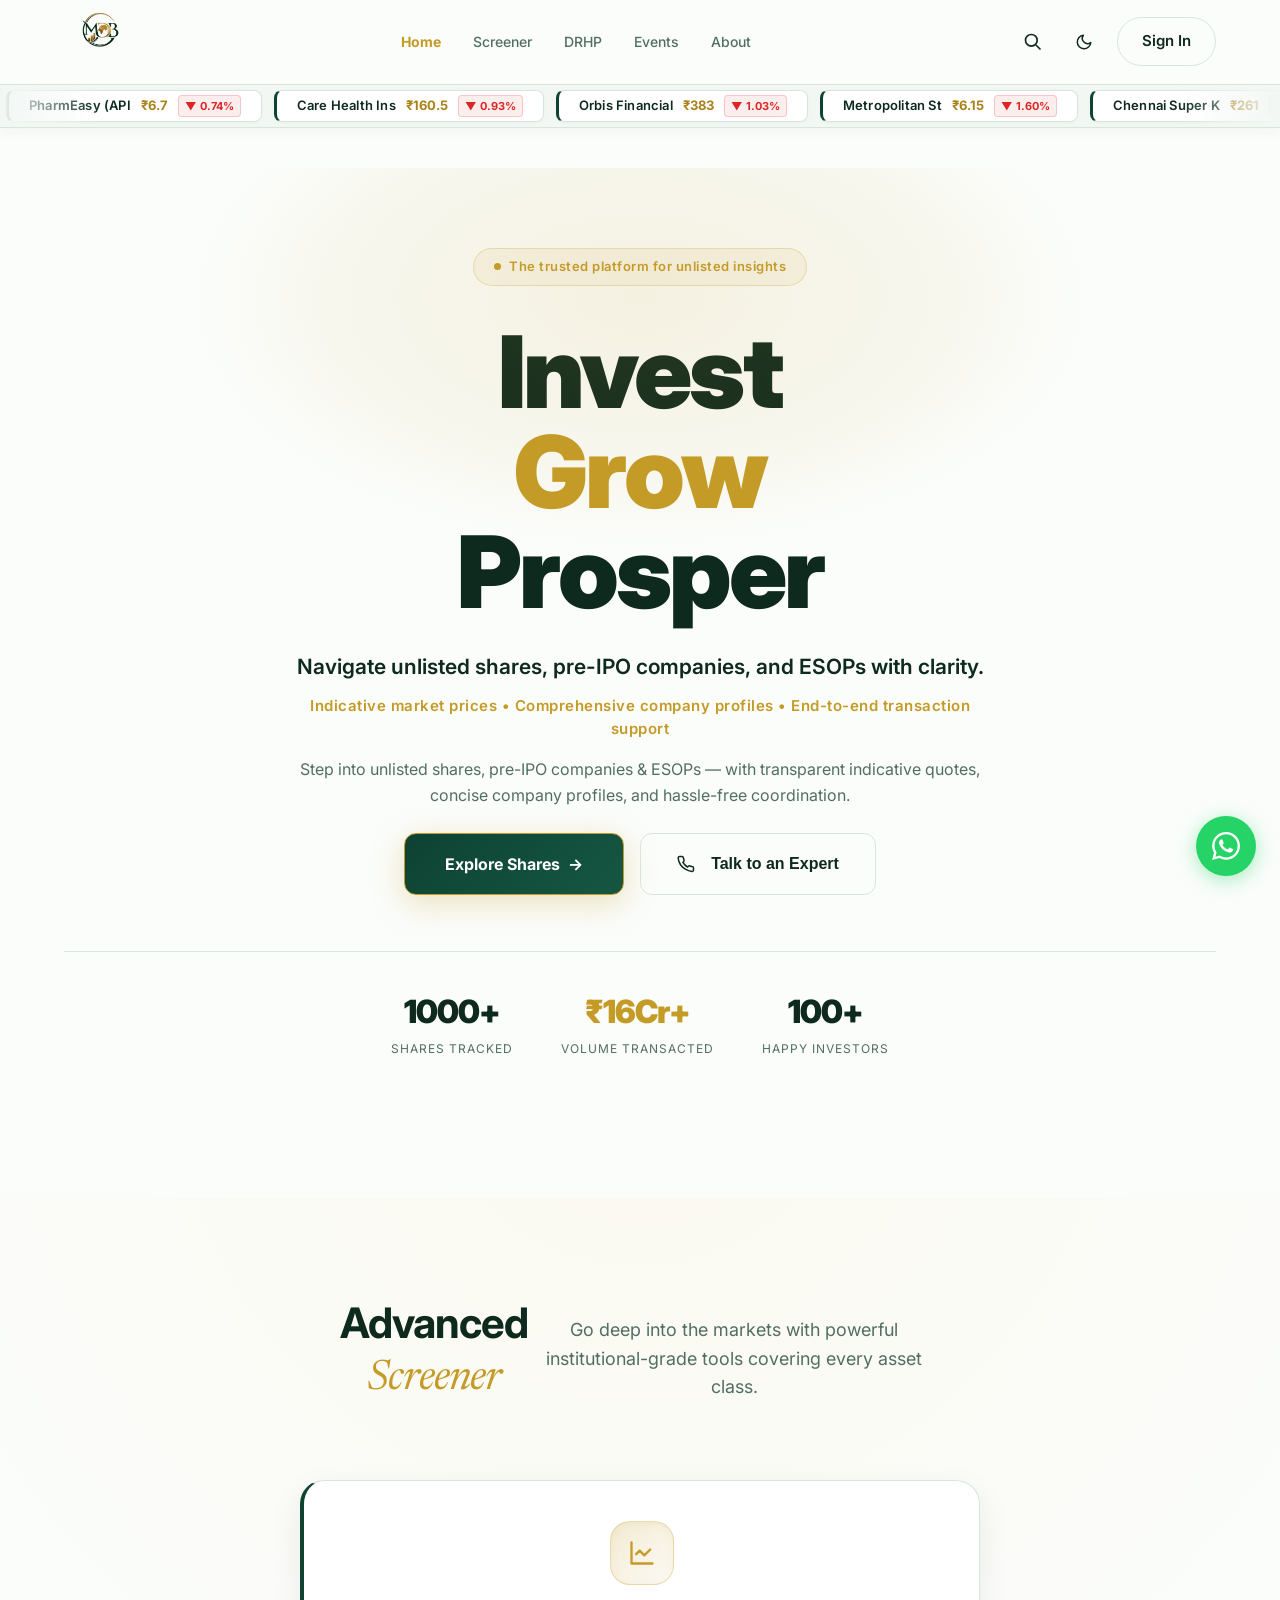
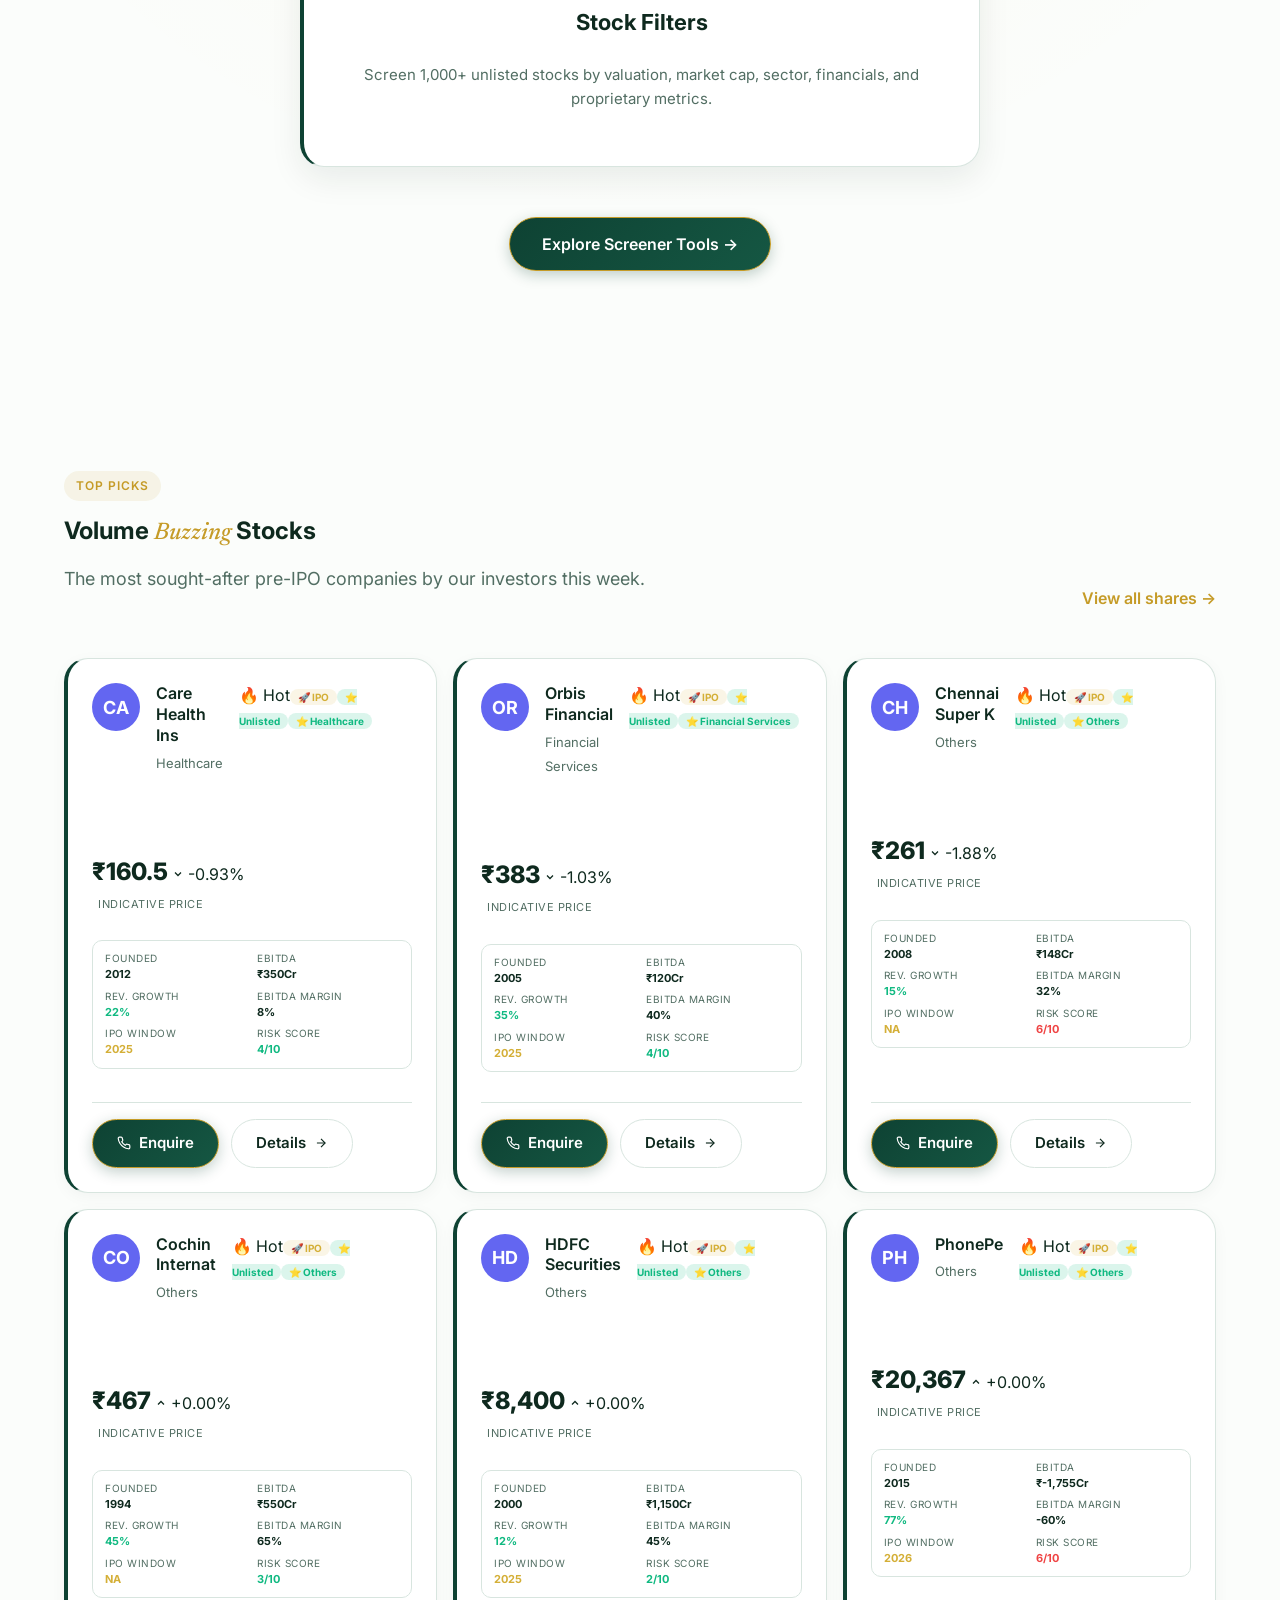
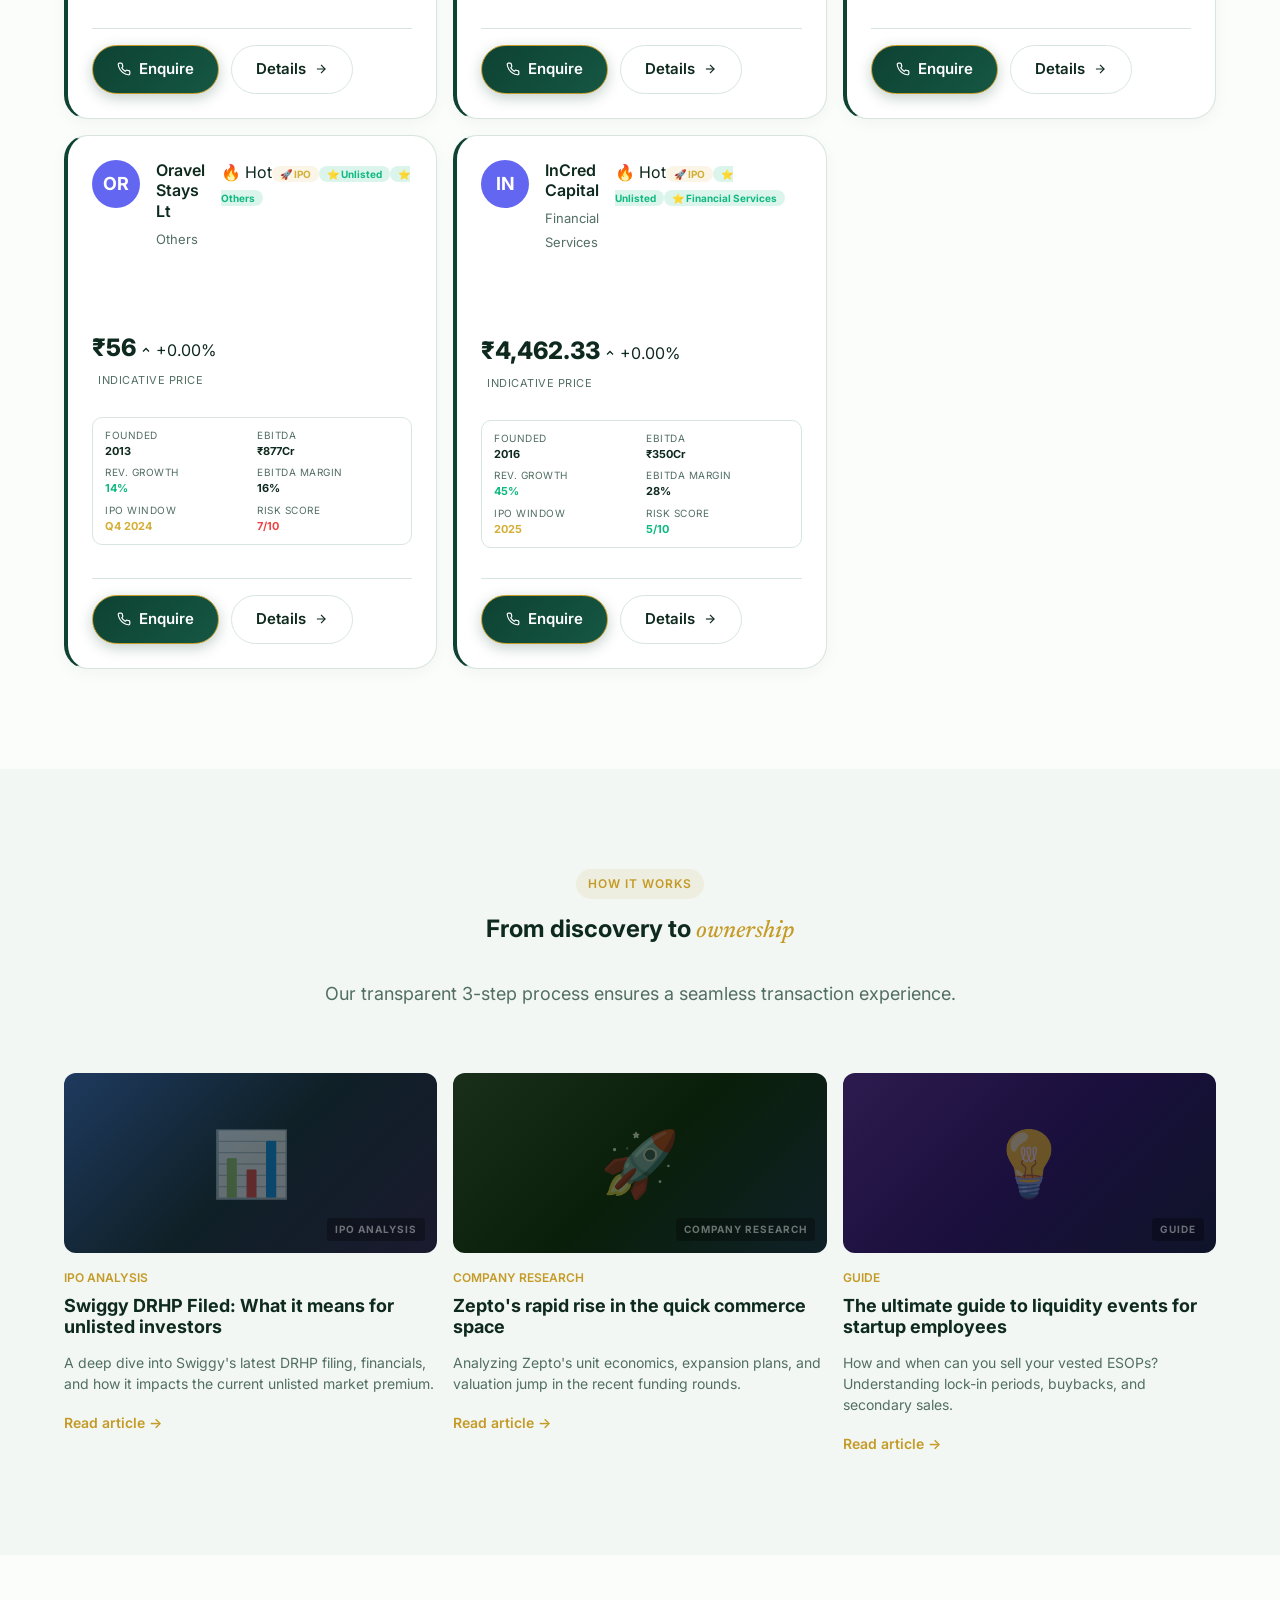
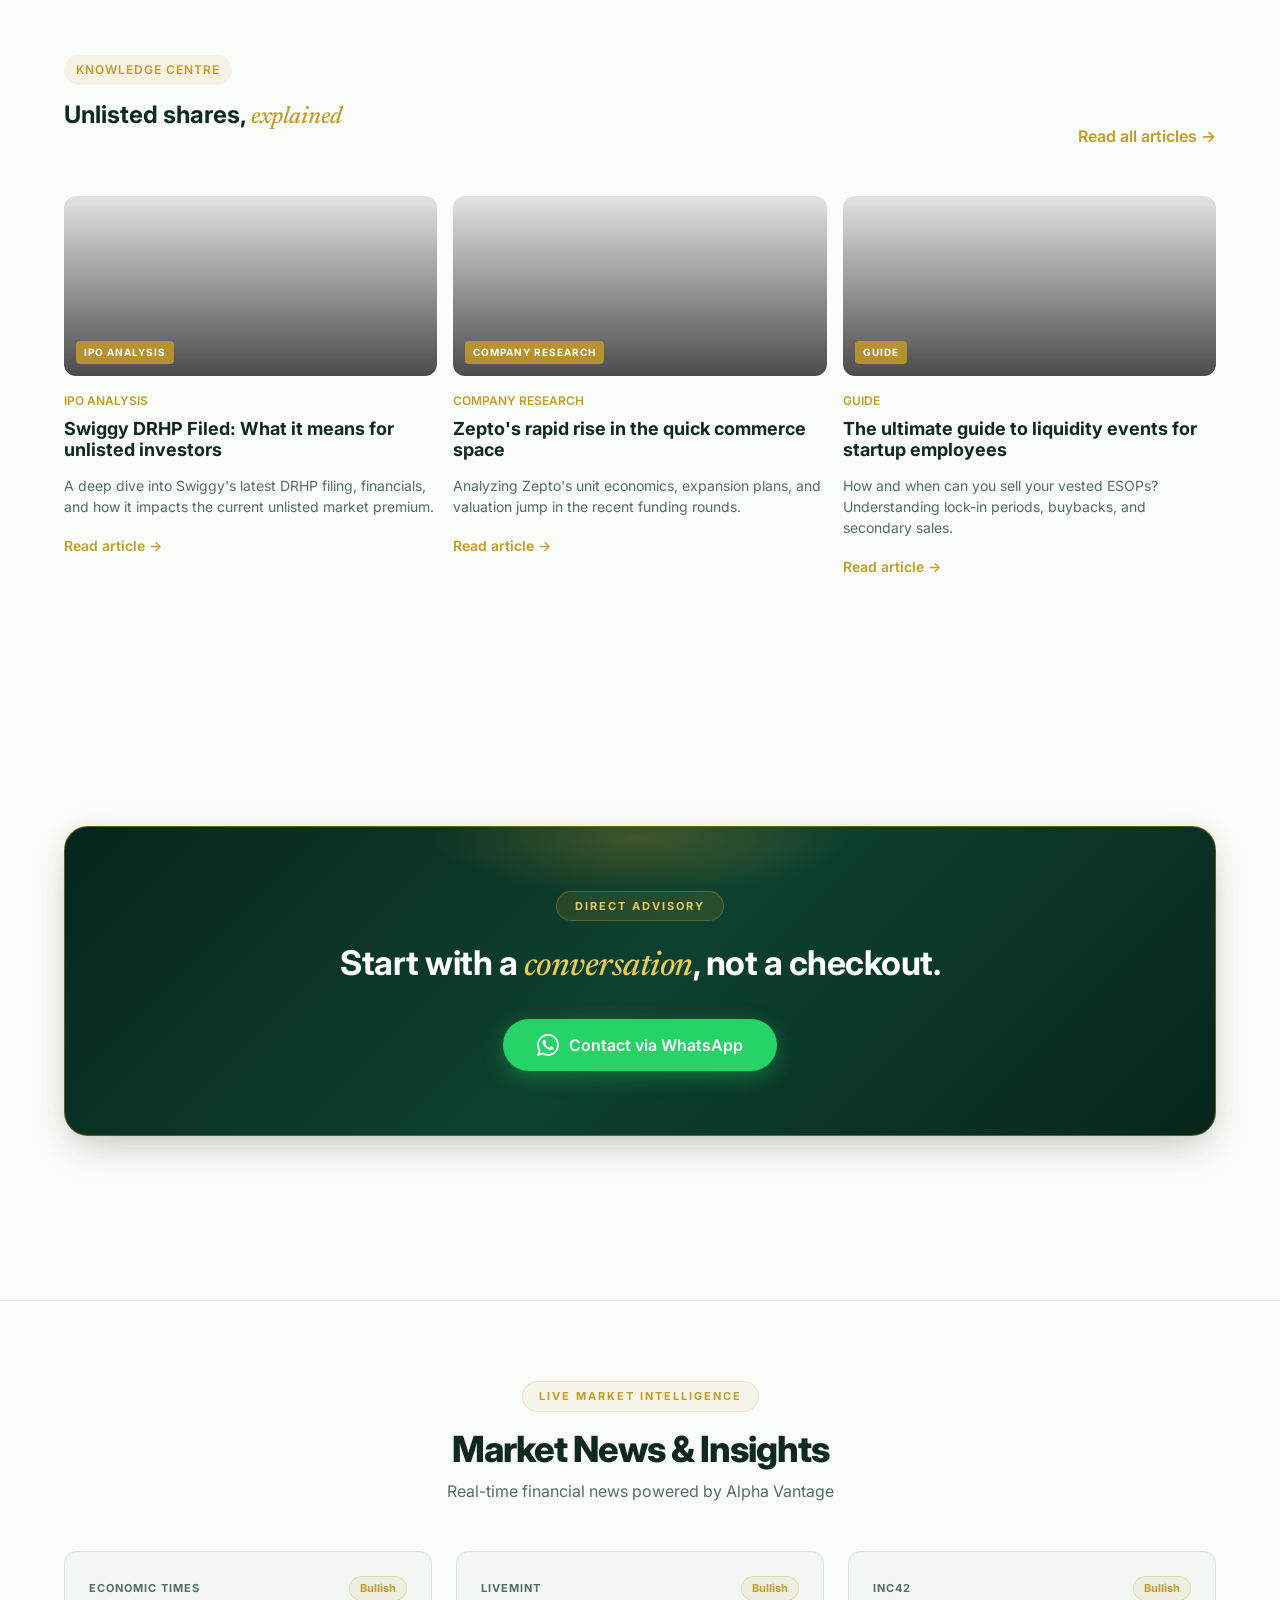
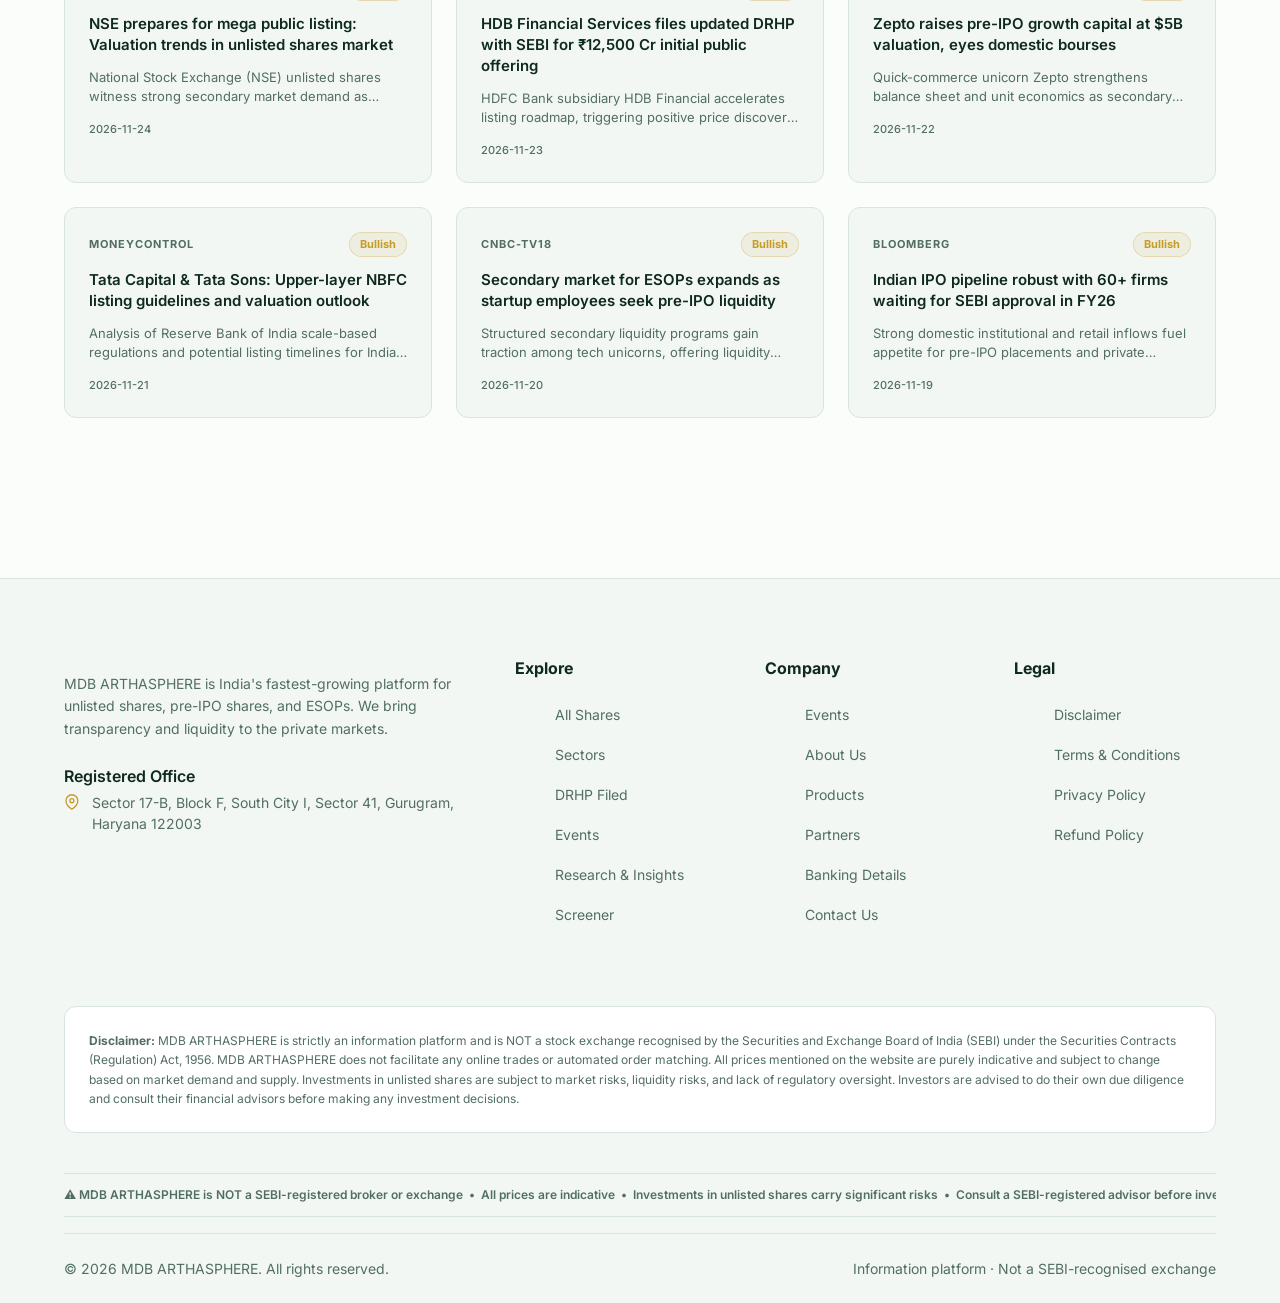
<file: index.html>
<!DOCTYPE html>
<html lang="en">
<head>
  
  
  <meta charset="UTF-8">
  <meta name="viewport" content="width=device-width, initial-scale=1.0">
  <title>MDB ARTHASPHERE | India's home for unlisted, pre-IPO & ESOP shares</title>
  <meta name="description" content="Track indicative prices, research, and buy/sell unlisted shares, pre-IPO shares, and ESOPs in India.">
  
  <link rel="preconnect" href="https://fonts.googleapis.com">
  <link rel="preconnect" href="https://fonts.gstatic.com" crossorigin>
  <link href="https://fonts.googleapis.com/css2?family=Inter:wght@300;400;500;600;700;800&family=Newsreader:ital,opsz,wght@0,6..72,400;0,6..72,500;0,6..72,600;0,6..72,700;1,6..72,400;1,6..72,500;1,6..72,600&display=swap" rel="stylesheet">
  
  <link rel="stylesheet" href="css/design-system.css?v=21">
  <link rel="stylesheet" href="css/layout.css?v=21">
  <link rel="stylesheet" href="css/components.css?v=21">
  <link rel="stylesheet" href="css/pages.css?v=21">
  <link rel="stylesheet" href="css/animations.css?v=21">
  <link rel="stylesheet" href="css/ticker.css?v=21">
</head>
<body>

  <!-- 2. Header -->
  <header class="header">
    <div class="wrap">
      <a href="index.html" class="brand" style="display:flex; align-items:center; text-decoration:none;">
        <img src="images/logo.png" alt="MDB Arthasphere" style="height:72px; width:auto; object-fit:contain;" />
      </a>
      
                        <nav class="nav-links" id="nav-links">
        <a href="index.html" style="color: var(--primary); font-weight: 700;">Home</a>
        <a href="screener.html">Screener</a>
        <a href="drhp.html">DRHP</a>
        <a href="events.html">Events</a>
        <a href="about.html">About</a>
      </nav>
      
      <div class="header-actions">
        <button class="search-trigger" aria-label="Search" title="Search (Ctrl+K)">
          <svg width="20" height="20" fill="none" stroke="currentColor" stroke-width="2" viewBox="0 0 24 24"><path d="M21 21l-6-6m2-5a7 7 0 11-14 0 7 7 0 0114 0z"></path></svg>
        </button>
        <button class="theme-toggle" id="theme-toggle" aria-label="Toggle Dark Mode">
          <svg width="20" height="20" fill="none" stroke="currentColor" stroke-width="2" viewBox="0 0 24 24"><path d="M20.354 15.354A9 9 0 018.646 3.646 9.003 9.003 0 0012 21a9.003 9.003 0 008.354-5.646z"></path></svg>
        </button>
        <a href="login.html" class="btn btn-ghost hide-sm" style="text-decoration:none;display:inline-flex;align-items:center;">Sign In</a>
        <button class="nav-toggle" id="nav-toggle">
          <span></span><span></span><span></span>
        </button>
      </div>
    </div>
  </header>

  <!-- Stock Ticker Ribbon — sits immediately below the fixed nav -->
  <div id="stock-ticker-ribbon" class="stock-ticker modern-ticker"></div>

  <!-- MDB ARTHASPHERE Intro + Market Movers -->
  <section id="market-movers" class="market-movers-section">
    <div class="wrap">

      <!-- ── BIG HERO TYPOGRAPHY ─────────────────────────────── -->
      <div style="text-align:center; padding: 80px 0 60px; position:relative; overflow:hidden;">

        <!-- Ambient glow -->
        <div style="position:absolute;top:-120px;left:50%;transform:translateX(-50%);width:900px;height:500px;background:radial-gradient(ellipse at center,rgba(var(--primary-rgb),0.12) 0%,rgba(var(--primary-rgb),0.06) 50%,transparent 70%);pointer-events:none;"></div>

        <!-- Trust pill -->
        <div style="display:inline-flex;align-items:center;gap:8px;background:rgba(var(--primary-rgb),0.08);border:1px solid rgba(var(--primary-rgb),0.25);border-radius:99px;padding:8px 20px;font-size:13px;font-weight:600;color:var(--primary);margin-bottom:36px;letter-spacing:0.5px;">
          <span style="width:7px;height:7px;border-radius:50%;background:var(--primary);display:inline-block;animation:pulse 2s infinite;"></span>
          The trusted platform for unlisted insights
        </div>

        <!-- Main headline -->
        <h1 style="font-size:clamp(48px,8vw,100px);font-weight:900;line-height:1.0;letter-spacing:-3px;margin:0 auto 28px;max-width:900px;">
          <span style="display:block;color:var(--text);">Invest</span>
          <span style="display:block;background:linear-gradient(135deg,var(--primary) 0%,var(--primary) 50%,var(--primary) 100%);background-size:200% auto;-webkit-background-clip:text;-webkit-text-fill-color:transparent;background-clip:text;animation:shimmer 4s linear infinite;">Grow</span>
          <span style="display:block;color:var(--text);">Prosper</span>
        </h1>

        <!-- Sub headline -->
        <p style="font-size:clamp(17px,2.2vw,21px);color:var(--text);line-height:1.6;max-width:760px;margin:0 auto 12px;font-weight:600;">
          Navigate unlisted shares, pre-IPO companies, and ESOPs with clarity.
        </p>
        <p style="font-size:15px;color:var(--primary);letter-spacing:0.5px;font-weight:600;margin:0 auto 16px;max-width:720px;">
          Indicative market prices &bull; Comprehensive company profiles &bull; End-to-end transaction support
        </p>
        <p style="font-size:16px;color:var(--text-muted);line-height:1.65;max-width:720px;margin:0 auto 24px;font-weight:400;">
          Step into unlisted shares, pre-IPO companies &amp; ESOPs &mdash; with transparent indicative quotes, concise company profiles, and hassle-free coordination.
        </p>

        <!-- Gold tagline -->
        

        <!-- CTA Buttons -->
        <div style="display:flex;gap:16px;justify-content:center;flex-wrap:wrap;margin-bottom:56px;">
          <a href="shares.html" class="btn btn-primary" style="padding:18px 40px;font-size:16px;font-weight:700;border-radius:12px;box-shadow:0 8px 32px rgba(var(--primary-rgb),0.3);">
            Explore Shares &nbsp;&rarr;
          </a>
          <button onclick="document.getElementById('contact-modal').style.display='flex'" class="btn btn-ghost" style="padding:18px 36px;font-size:16px;font-weight:600;border-radius:12px;">
            <svg width="18" height="18" fill="none" stroke="currentColor" stroke-width="2" viewBox="0 0 24 24" style="margin-right:8px;"><path d="M22 16.92v3a2 2 0 0 1-2.18 2 19.79 19.79 0 0 1-8.63-3.07A19.5 19.5 0 0 1 4.69 13a19.79 19.79 0 0 1-3.07-8.67A2 2 0 0 1 3.6 2h3a2 2 0 0 1 2 1.72c.127.96.361 1.903.7 2.81a2 2 0 0 1-.45 2.11L7.91 9.91a16 16 0 0 0 6.08 6.08l1.08-.92a2 2 0 0 1 2.11-.45c.907.339 1.85.573 2.81.7A2 2 0 0 1 22 17.18z"/></svg>
            Talk to an Expert
          </button>

  <!-- ── Contact Modal ── -->
  <div id="contact-modal" style="display:none;position:fixed;inset:0;z-index:9999;background:rgba(0,0,0,0.6);backdrop-filter:blur(6px);align-items:center;justify-content:center;" onclick="if(event.target===this)this.style.display='none'">
    <div style="background:var(--bg-card);border:1px solid var(--border);border-radius:20px;padding:40px;max-width:520px;width:90%;position:relative;box-shadow:0 24px 64px rgba(0,0,0,0.4);">
      <button onclick="document.getElementById('contact-modal').style.display='none'" style="position:absolute;top:16px;right:16px;background:none;border:none;color:var(--text-muted);cursor:pointer;font-size:22px;line-height:1;">✕</button>
      <div style="text-align:center;margin-bottom:32px;">
        <div style="font-size:12px;font-weight:700;text-transform:uppercase;letter-spacing:2px;color:var(--primary);margin-bottom:12px;">Get in Touch</div>
        <h2 style="font-size:26px;font-weight:800;letter-spacing:-0.5px;margin:0;">Let's Connect</h2>
        <p style="color:var(--text-muted);margin-top:8px;font-size:15px;">Our team is ready to guide you.</p>
      </div>
      <div style="display:grid;grid-template-columns:1fr 1fr;gap:16px;">
        <a href="tel:+919891222800" style="display:flex;flex-direction:column;align-items:center;gap:10px;background:rgba(var(--primary-rgb),0.07);border:1px solid rgba(var(--primary-rgb),0.2);border-radius:14px;padding:24px 16px;text-decoration:none;transition:all 0.2s;" onmouseover="this.style.background='rgba(var(--primary-rgb),0.14)';this.style.transform='translateY(-2px)'" onmouseout="this.style.background='rgba(var(--primary-rgb),0.07)';this.style.transform=''">
          <div style="width:48px;height:48px;background:rgba(var(--primary-rgb),0.15);border-radius:50%;display:flex;align-items:center;justify-content:center;color:var(--primary);">
            <svg width="22" height="22" fill="none" stroke="currentColor" stroke-width="2" viewBox="0 0 24 24"><path d="M22 16.92v3a2 2 0 0 1-2.18 2 19.79 19.79 0 0 1-8.63-3.07A19.5 19.5 0 0 1 4.69 13a19.79 19.79 0 0 1-3.07-8.67A2 2 0 0 1 3.6 2h3a2 2 0 0 1 2 1.72c.127.96.361 1.903.7 2.81a2 2 0 0 1-.45 2.11L7.91 9.91a16 16 0 0 0 6.08 6.08l1.08-.92a2 2 0 0 1 2.11-.45c.907.339 1.85.573 2.81.7A2 2 0 0 1 22 17.18z"/></svg>
          </div>
          <div style="text-align:center;">
            <div style="font-size:11px;font-weight:700;text-transform:uppercase;letter-spacing:1px;color:var(--text-muted);margin-bottom:4px;">PHONE</div>
            <div style="font-size:14px;font-weight:700;color:var(--text);">+91 98912 22800</div>
          </div>
        </a>
        <a href="mailto:mdbarthasphere@gmail.com" style="display:flex;flex-direction:column;align-items:center;gap:10px;background:rgba(var(--primary-rgb),0.07);border:1px solid rgba(var(--primary-rgb),0.2);border-radius:14px;padding:24px 16px;text-decoration:none;transition:all 0.2s;" onmouseover="this.style.background='rgba(var(--primary-rgb),0.14)';this.style.transform='translateY(-2px)'" onmouseout="this.style.background='rgba(var(--primary-rgb),0.07)';this.style.transform=''">
          <div style="width:48px;height:48px;background:rgba(var(--primary-rgb),0.15);border-radius:50%;display:flex;align-items:center;justify-content:center;color:var(--primary);">
            <svg width="22" height="22" fill="none" stroke="currentColor" stroke-width="2" viewBox="0 0 24 24"><path d="M4 4h16c1.1 0 2 .9 2 2v12c0 1.1-.9 2-2 2H4c-1.1 0-2-.9-2-2V6c0-1.1.9-2 2-2z"/><polyline points="22,6 12,13 2,6"/></svg>
          </div>
          <div style="text-align:center;">
            <div style="font-size:11px;font-weight:700;text-transform:uppercase;letter-spacing:1px;color:var(--text-muted);margin-bottom:4px;">EMAIL</div>
            <div style="font-size:13px;font-weight:700;color:var(--text);">mdbarthasphere<br>@gmail.com</div>
          </div>
        </a>
      </div>
    </div>
  </div>
        </div>

        <!-- Trust stats bar -->
        <div style="display:flex;justify-content:center;gap:48px;flex-wrap:wrap;border-top:1px solid var(--border);padding-top:36px;position:relative;z-index:1;">
          <div style="text-align:center;">
            <div style="font-size:32px;font-weight:900;color:var(--text);letter-spacing:-1px;">1000+</div>
            <div style="font-size:12px;color:var(--text-muted);margin-top:4px;text-transform:uppercase;letter-spacing:1px;">Shares Tracked</div>
          </div>
          <div style="text-align:center;">
            <div style="font-size:32px;font-weight:900;color:var(--primary);letter-spacing:-1px;">&#8377;16Cr+</div>
            <div style="font-size:12px;color:var(--text-muted);margin-top:4px;text-transform:uppercase;letter-spacing:1px;">Volume Transacted</div>
          </div>
          <div style="text-align:center;">
            <div style="font-size:32px;font-weight:900;color:var(--text);letter-spacing:-1px;">100+</div>
            <div style="font-size:12px;color:var(--text-muted);margin-top:4px;text-transform:uppercase;letter-spacing:1px;">Happy Investors</div>
          </div>
          
        </div>

      </div>

    </div>

  <style>
    @keyframes shimmer { 0%{background-position:0% center} 100%{background-position:200% center} }
    @keyframes pulse { 0%,100%{opacity:1} 50%{opacity:0.4} }
  </style>

  </section>

    <!-- Screener Section on Homepage -->
  <section class="section" style="padding: 100px 0; background: radial-gradient(circle at 50% -20%, rgba(245,158,11,0.05), transparent 70%); position: relative;">
    <div class="wrap">
      <div class="section-header" style="text-align: center; max-width: 600px; margin: 0 auto 60px;">
        <h2 style="font-size: 42px; letter-spacing: -1px; margin-bottom: 16px;">Advanced <em style="color: var(--primary); font-family: var(--font-serif); font-style: italic; font-weight: 400;">Screener</em></h2>
        <p style="font-size: 18px; color: var(--text-muted); line-height: 1.6;">Go deep into the markets with powerful institutional-grade tools covering every asset class.</p>
      </div>
      
      <div style="display: grid; grid-template-columns: repeat(auto-fit, minmax(320px, 1fr)); max-width: 680px; margin: 0 auto; gap: 32px;">
        <!-- Card 1: Stock Filters -->
        <a href="screener.html" style="background: var(--bg-card); border: 1.5px solid var(--border); border-left: 4px solid var(--accent); border-radius: 24px; padding: 40px; text-decoration: none; backdrop-filter: blur(12px); -webkit-backdrop-filter: blur(12px); transition: all 0.4s cubic-bezier(0.4, 0, 0.2, 1); display: flex; flex-direction: column; align-items: center; text-align: center; box-shadow: var(--shadow);" onmouseover="this.style.transform='translateY(-8px)'; this.style.borderColor='var(--primary)'; this.style.boxShadow='0 20px 40px -10px rgba(197,155,39,0.2)';" onmouseout="this.style.transform='translateY(0)'; this.style.borderColor='var(--border)'; this.style.boxShadow='var(--shadow)';">
          <div style="width: 64px; height: 64px; background: linear-gradient(135deg, rgba(var(--primary-rgb),0.2), rgba(var(--primary-rgb),0.05)); border: 1px solid rgba(var(--primary-rgb),0.3); border-radius: 20px; display: flex; align-items: center; justify-content: center; color: var(--primary); margin-bottom: 24px; box-shadow: inset 0 2px 10px rgba(var(--primary-rgb),0.1);">
            <svg width="28" height="28" fill="none" stroke="currentColor" stroke-width="2" viewBox="0 0 24 24" stroke-linecap="round" stroke-linejoin="round"><path d="M3 3v18h18"/><path d="m19 9-5 5-4-4-3 3"/></svg>
          </div>
          <h3 style="font-size: 22px; font-weight: 700; margin-bottom: 12px; color: var(--text);">Stock Filters</h3>
          <p style="color: var(--text-muted); font-size: 15px; line-height: 1.6;">Screen 1,000+ unlisted stocks by valuation, market cap, sector, financials, and proprietary metrics.</p>
        </a>
      </div>
      
      <div style="text-align: center; margin-top: 50px;">
          <a href="screener.html" class="btn btn-primary" style="padding: 14px 32px; font-size: 16px; border-radius: 99px;">Explore Screener Tools &rarr;</a>
      </div>
    </div>
  </section>

  <main>
        
    
    <!-- 5. Volume Buzzing Stocks -->
    <section class="section">
      <div class="wrap">
        <div class="section-header reveal">
          <div class="l">
            <span class="pill">Top Picks</span>
            <h2>Volume <em>Buzzing</em> Stocks</h2>
            <p>The most sought-after pre-IPO companies by our investors this week.</p>
          </div>
          <a href="shares.html" class="more-link">View all shares &rarr;</a>
        </div>
        <div class="grid-4" id="popular-shares">
          <!-- JS will populate -->
        </div>
      </div>
    </section>

    <!-- 6. New Arrivals -->


    <!-- 8. How It Works -->
    <section class="section tint">
      <div class="wrap">
        <div class="section-header text-center reveal" style="align-items: center; justify-content: center; flex-direction: column;">
          <span class="pill">How It Works</span>
          <h2>From discovery to <em>ownership</em></h2>
          <p style="text-align: center;">Our transparent 3-step process ensures a seamless transaction experience.</p>
        </div>
                <div class="grid-3">
          <div class="blog-card reveal ">
            <div style="height: 180px; background: linear-gradient(135deg, #1e3a5f 0%, #0f2027 50%, #1a1a2e 100%); border-radius: var(--radius-md); margin-bottom: 16px; display:flex; align-items:center; justify-content:center; position:relative; overflow:hidden;">
              <span style="font-size:64px; opacity:0.35; user-select:none;">📊</span>
              <div style="position:absolute; bottom:12px; right:12px; font-size:10px; font-weight:700; text-transform:uppercase; letter-spacing:1px; color:rgba(255,255,255,0.4); background:rgba(0,0,0,0.3); padding:4px 8px; border-radius:4px;">IPO ANALYSIS</div>
            </div>
            <div style="font-size: 12px; color: var(--primary); font-weight: 600; margin-bottom: 8px;">IPO ANALYSIS</div>
            <h4 style="margin-bottom: 12px; font-size: 18px;">Swiggy DRHP Filed: What it means for unlisted investors</h4>
            <p class="text-muted" style="font-size: 14px; margin-bottom: 16px;">A deep dive into Swiggy's latest DRHP filing, financials, and how it impacts the current unlisted market premium.</p>
            <a href="#" class="more-link" style="font-size: 14px;">Read article &rarr;</a>
          </div>
          <div class="blog-card reveal reveal-delay-1">
            <div style="height: 180px; background: linear-gradient(135deg, #1a2f1a 0%, #0a1f0a 50%, #0f2027 100%); border-radius: var(--radius-md); margin-bottom: 16px; display:flex; align-items:center; justify-content:center; position:relative; overflow:hidden;">
              <span style="font-size:64px; opacity:0.35; user-select:none;">🚀</span>
              <div style="position:absolute; bottom:12px; right:12px; font-size:10px; font-weight:700; text-transform:uppercase; letter-spacing:1px; color:rgba(255,255,255,0.4); background:rgba(0,0,0,0.3); padding:4px 8px; border-radius:4px;">COMPANY RESEARCH</div>
            </div>
            <div style="font-size: 12px; color: var(--primary); font-weight: 600; margin-bottom: 8px;">COMPANY RESEARCH</div>
            <h4 style="margin-bottom: 12px; font-size: 18px;">Zepto's rapid rise in the quick commerce space</h4>
            <p class="text-muted" style="font-size: 14px; margin-bottom: 16px;">Analyzing Zepto's unit economics, expansion plans, and valuation jump in the recent funding rounds.</p>
            <a href="#" class="more-link" style="font-size: 14px;">Read article &rarr;</a>
          </div>
          <div class="blog-card reveal reveal-delay-2">
            <div style="height: 180px; background: linear-gradient(135deg, #2d1b4e 0%, #1a0f3d 50%, #0f1429 100%); border-radius: var(--radius-md); margin-bottom: 16px; display:flex; align-items:center; justify-content:center; position:relative; overflow:hidden;">
              <span style="font-size:64px; opacity:0.35; user-select:none;">💡</span>
              <div style="position:absolute; bottom:12px; right:12px; font-size:10px; font-weight:700; text-transform:uppercase; letter-spacing:1px; color:rgba(255,255,255,0.4); background:rgba(0,0,0,0.3); padding:4px 8px; border-radius:4px;">GUIDE</div>
            </div>
            <div style="font-size: 12px; color: var(--primary); font-weight: 600; margin-bottom: 8px;">GUIDE</div>
            <h4 style="margin-bottom: 12px; font-size: 18px;">The ultimate guide to liquidity events for startup employees</h4>
            <p class="text-muted" style="font-size: 14px; margin-bottom: 16px;">How and when can you sell your vested ESOPs? Understanding lock-in periods, buybacks, and secondary sales.</p>
            <a href="#" class="more-link" style="font-size: 14px;">Read article &rarr;</a>
          </div>
        </div>
      </div>
    </section>

    <!-- 11. Blog -->
    <section class="section">
      <div class="wrap">
        <div class="section-header reveal">
          <div class="l">
            <span class="pill">Knowledge Centre</span>
            <h2>Unlisted shares, <em>explained</em></h2>
          </div>
          <a href="#" class="more-link">Read all articles &rarr;</a>
        </div>
        <div class="grid-3">
          <!-- Blog Cards with beautiful images & real links -->
          <div class="blog-card reveal">
            <a href="https://www.moneycontrol.com/news/business/ipo/swiggys-ipo-everything-you-need-to-know-about-the-drhp-12830231.html" target="_blank" rel="noopener" style="text-decoration:none; color:inherit;">
              <div style="background: linear-gradient(to bottom, rgba(0,0,0,0.1), rgba(0,0,0,0.7)), url('https://images.unsplash.com/photo-1543002588-bfa74002ed7e?auto=format&fit=crop&q=80&w=800') center/cover; height: 180px; border-radius: var(--radius-md); margin-bottom: 16px; position:relative; overflow:hidden;">
                <div style="position:absolute; bottom:12px; left:12px; font-size:10px; font-weight:700; text-transform:uppercase; letter-spacing:1px; color:#fff; background:rgba(var(--primary-rgb),0.85); padding:4px 8px; border-radius:4px;">IPO ANALYSIS</div>
              </div>
            </a>
            <div style="font-size: 12px; color: var(--primary); font-weight: 600; margin-bottom: 8px;">IPO ANALYSIS</div>
            <h4 style="margin-bottom: 12px; font-size: 18px;"><a href="https://www.moneycontrol.com/news/business/ipo/swiggys-ipo-everything-you-need-to-know-about-the-drhp-12830231.html" target="_blank" rel="noopener" style="text-decoration:none; color:inherit; transition:color 0.2s;" onmouseover="this.style.color='var(--primary)'" onmouseout="this.style.color=''">Swiggy DRHP Filed: What it means for unlisted investors</a></h4>
            <p class="text-muted" style="font-size: 14px; margin-bottom: 16px;">A deep dive into Swiggy's latest DRHP filing, financials, and how it impacts the current unlisted market premium.</p>
            <a href="https://www.moneycontrol.com/news/business/ipo/swiggys-ipo-everything-you-need-to-know-about-the-drhp-12830231.html" target="_blank" rel="noopener" class="more-link" style="font-size: 14px;">Read article &rarr;</a>
          </div>
          
          <div class="blog-card reveal reveal-delay-1">
            <a href="https://inc42.com/features/zepto-quick-commerce-playbook-decoding-the-path-to-profitability/" target="_blank" rel="noopener" style="text-decoration:none; color:inherit;">
              <div style="background: linear-gradient(to bottom, rgba(0,0,0,0.1), rgba(0,0,0,0.7)), url('https://images.unsplash.com/photo-1579621970563-ebec7560ff3e?auto=format&fit=crop&q=80&w=800') center/cover; height: 180px; border-radius: var(--radius-md); margin-bottom: 16px; position:relative; overflow:hidden;">
                <div style="position:absolute; bottom:12px; left:12px; font-size:10px; font-weight:700; text-transform:uppercase; letter-spacing:1px; color:#fff; background:rgba(var(--primary-rgb),0.85); padding:4px 8px; border-radius:4px;">COMPANY RESEARCH</div>
              </div>
            </a>
            <div style="font-size: 12px; color: var(--primary); font-weight: 600; margin-bottom: 8px;">COMPANY RESEARCH</div>
            <h4 style="margin-bottom: 12px; font-size: 18px;"><a href="https://inc42.com/features/zepto-quick-commerce-playbook-decoding-the-path-to-profitability/" target="_blank" rel="noopener" style="text-decoration:none; color:inherit; transition:color 0.2s;" onmouseover="this.style.color='var(--primary)'" onmouseout="this.style.color=''">Zepto's rapid rise in the quick commerce space</a></h4>
            <p class="text-muted" style="font-size: 14px; margin-bottom: 16px;">Analyzing Zepto's unit economics, expansion plans, and valuation jump in the recent funding rounds.</p>
            <a href="https://inc42.com/features/zepto-quick-commerce-playbook-decoding-the-path-to-profitability/" target="_blank" rel="noopener" class="more-link" style="font-size: 14px;">Read article &rarr;</a>
          </div>
          
          <div class="blog-card reveal reveal-delay-2">
            <a href="https://www.livemint.com/money/personal-finance/esop-liquidity-events-how-employees-can-cash-out-of-startups-11681283629471.html" target="_blank" rel="noopener" style="text-decoration:none; color:inherit;">
              <div style="background: linear-gradient(to bottom, rgba(0,0,0,0.1), rgba(0,0,0,0.7)), url('https://images.unsplash.com/photo-1454165804606-c3d57bc86b40?auto=format&fit=crop&q=80&w=800') center/cover; height: 180px; border-radius: var(--radius-md); margin-bottom: 16px; position:relative; overflow:hidden;">
                <div style="position:absolute; bottom:12px; left:12px; font-size:10px; font-weight:700; text-transform:uppercase; letter-spacing:1px; color:#fff; background:rgba(var(--primary-rgb),0.85); padding:4px 8px; border-radius:4px;">GUIDE</div>
              </div>
            </a>
            <div style="font-size: 12px; color: var(--primary); font-weight: 600; margin-bottom: 8px;">GUIDE</div>
            <h4 style="margin-bottom: 12px; font-size: 18px;"><a href="https://www.livemint.com/money/personal-finance/esop-liquidity-events-how-employees-can-cash-out-of-startups-11681283629471.html" target="_blank" rel="noopener" style="text-decoration:none; color:inherit; transition:color 0.2s;" onmouseover="this.style.color='var(--primary)'" onmouseout="this.style.color=''">The ultimate guide to liquidity events for startup employees</a></h4>
            <p class="text-muted" style="font-size: 14px; margin-bottom: 16px;">How and when can you sell your vested ESOPs? Understanding lock-in periods, buybacks, and secondary sales.</p>
            <a href="https://www.livemint.com/money/personal-finance/esop-liquidity-events-how-employees-can-cash-out-of-startups-11681283629471.html" target="_blank" rel="noopener" class="more-link" style="font-size: 14px;">Read article &rarr;</a>
          </div>
        </div>
      </div>
    </section>



    
    

    <!-- 12. CTA Band -->
    <section class="section padding-0" style="margin-top: 48px; margin-bottom: 64px;">
      <div class="wrap">
        <div class="cta-band reveal" style="background: linear-gradient(135deg, #07261B 0%, #0D412F 50%, #07261B 100%); border: 1.5px solid rgba(197, 155, 39, 0.45); border-radius: var(--radius-lg); padding: 64px 36px; text-align: center; box-shadow: 0 16px 40px -10px rgba(7, 38, 27, 0.25), 0 0 24px rgba(197, 155, 39, 0.12); position: relative; overflow: hidden;">
          <div style="position: absolute; top: -50px; left: 50%; transform: translateX(-50%); width: 420px; height: 120px; background: radial-gradient(ellipse at center, rgba(197, 155, 39, 0.28), transparent 70%); pointer-events: none;"></div>
          <span style="display:inline-block; font-size:11px; font-weight:700; letter-spacing:2px; text-transform:uppercase; color:#E8CA58; background:rgba(197,155,39,0.14); border:1px solid rgba(197,155,39,0.35); border-radius:99px; padding:6px 18px; margin-bottom:20px;">Direct Advisory</span>
          <h2 style="color: #FFFFFF; font-size: 34px; font-weight: 700; margin: 0 auto 30px; max-width: 720px; line-height: 1.3; letter-spacing: -0.5px;">Start with a <em style="color: #E8CA58; font-family: var(--font-serif); font-style: italic; font-weight: 500;">conversation</em>, not a checkout.</h2>
          <a href="https://wa.me/919354082477" class="btn btn-wa" target="_blank" style="font-size: 16px; padding: 14px 34px; border-radius: 99px; font-weight: 600; display: inline-flex; align-items: center; justify-content: center; gap: 10px; box-shadow: 0 6px 20px rgba(37, 211, 102, 0.35); text-decoration: none;">
            <svg width="22" height="22" fill="currentColor" viewBox="0 0 24 24"><path d="M17.472 14.382c-.297-.149-1.758-.867-2.03-.967-.273-.099-.471-.148-.67.15-.197.297-.767.966-.94 1.164-.173.199-.347.223-.644.075-.297-.15-1.255-.463-2.39-1.475-.883-.788-1.48-1.761-1.653-2.059-.173-.297-.018-.458.13-.606.134-.133.298-.347.446-.52.149-.174.198-.298.298-.497.099-.198.05-.371-.025-.52-.075-.149-.669-1.612-.916-2.207-.242-.579-.487-.5-.669-.51a12.8 12.8 0 00-.57-.01c-.198 0-.52.074-.792.372-.272.297-1.04 1.016-1.04 2.479 0 1.462 1.065 2.875 1.213 3.074.149.198 2.096 3.2 5.077 4.487.709.306 1.262.489 1.694.625.712.227 1.36.195 1.871.118.571-.085 1.758-.719 2.006-1.413.248-.694.248-1.289.173-1.413-.074-.124-.272-.198-.57-.347m-5.421 7.403h-.004a9.87 9.87 0 01-5.031-1.378l-.361-.214-3.741.982.998-3.648-.235-.374a9.86 9.86 0 01-1.51-5.26c.001-5.45 4.436-9.884 9.888-9.884 2.64 0 5.122 1.03 6.988 2.898a9.825 9.825 0 012.893 6.994c-.003 5.45-4.437 9.884-9.885 9.884m8.413-18.297A11.815 11.815 0 0012.05 0C5.495 0 .16 5.335.157 11.892c0 2.096.547 4.142 1.588 5.945L.057 24l6.305-1.654a11.882 11.882 0 005.683 1.448h.005c6.554 0 11.89-5.335 11.893-11.893a11.821 11.821 0 00-3.48-8.413z"></path></svg>
            Contact via WhatsApp
          </a>
        </div>
      </div>
    </section>

  </main>

  <!-- 14. Footer -->
  

  <!-- ── Live Market News (Alpha Vantage) ──────────────────── -->
  <section id="market-news" style="padding: 80px 0; background: rgba(255,255,255,0.015); border-top: 1px solid var(--border);">
    <div class="wrap">
      <div style="text-align:center; margin-bottom: 48px;">
        <div style="display:inline-block; font-size:11px; font-weight:700; letter-spacing:2px; text-transform:uppercase; color:var(--primary); background:rgba(var(--primary-rgb),0.08); border:1px solid rgba(var(--primary-rgb),0.2); border-radius:99px; padding:6px 16px; margin-bottom:16px;">
          Live Market Intelligence
        </div>
        <h2 style="font-size:36px; font-weight:800; letter-spacing:-1px;">Market News & Insights</h2>
        <p style="color:var(--text-muted); margin-top:8px;">Real-time financial news powered by Alpha Vantage</p>
      </div>

      <div id="news-grid" style="display:grid; grid-template-columns: repeat(auto-fit, minmax(300px, 1fr)); gap:24px;">
        <!-- Loading skeleton -->
        <div class="news-skeleton" style="background:var(--bg-surface); border:1px solid var(--border); border-radius:12px; padding:24px; animation: pulse 2s infinite;">
          <div style="height:12px; background:var(--border); border-radius:4px; width:60%; margin-bottom:12px;"></div>
          <div style="height:18px; background:var(--border); border-radius:4px; width:100%; margin-bottom:8px;"></div>
          <div style="height:18px; background:var(--border); border-radius:4px; width:80%;"></div>
        </div>
        <div class="news-skeleton" style="background:var(--bg-surface); border:1px solid var(--border); border-radius:12px; padding:24px; animation: pulse 2s infinite;">
          <div style="height:12px; background:var(--border); border-radius:4px; width:60%; margin-bottom:12px;"></div>
          <div style="height:18px; background:var(--border); border-radius:4px; width:100%; margin-bottom:8px;"></div>
          <div style="height:18px; background:var(--border); border-radius:4px; width:80%;"></div>
        </div>
        <div class="news-skeleton" style="background:var(--bg-surface); border:1px solid var(--border); border-radius:12px; padding:24px; animation: pulse 2s infinite;">
          <div style="height:12px; background:var(--border); border-radius:4px; width:60%; margin-bottom:12px;"></div>
          <div style="height:18px; background:var(--border); border-radius:4px; width:100%; margin-bottom:8px;"></div>
          <div style="height:18px; background:var(--border); border-radius:4px; width:80%;"></div>
        </div>
      </div>
    </div>
  </section>

  <script>
    // ── Alpha Vantage News Loader ──────────────────────────────────
    (function() {
      const AV_KEY = 'UMR0UQZHRTSEI2ZA'; // Configured with Alpha Vantage API key
      const newsGrid = document.getElementById('news-grid');

      const topics = 'ipo,financial_markets,mergers_and_acquisitions,economy_fiscal';
      const url = 'https://www.alphavantage.co/query?function=NEWS_SENTIMENT&topics=' + topics + '&limit=6&apikey=' + AV_KEY;

      const fallbackNews = [
        {
          title: "NSE prepares for mega public listing: Valuation trends in unlisted shares market",
          summary: "National Stock Exchange (NSE) unlisted shares witness strong secondary market demand as investors track regulatory milestones ahead of the anticipated IPO.",
          source: "Economic Times",
          url: "https://economictimes.indiatimes.com/markets/ipos/fpos",
          time_published: "20261124T093000",
          overall_sentiment_score: 0.65
        },
        {
          title: "HDB Financial Services files updated DRHP with SEBI for ₹12,500 Cr initial public offering",
          summary: "HDFC Bank subsidiary HDB Financial accelerates listing roadmap, triggering positive price discovery across unlisted non-banking finance shares.",
          source: "Livemint",
          url: "https://www.livemint.com/market/ipo",
          time_published: "20261123T142000",
          overall_sentiment_score: 0.52
        },
        {
          title: "Zepto raises pre-IPO growth capital at $5B valuation, eyes domestic bourses",
          summary: "Quick-commerce unicorn Zepto strengthens balance sheet and unit economics as secondary unlisted transactions see heightened investor interest.",
          source: "Inc42",
          url: "https://inc42.com/features/zepto-quick-commerce-playbook-decoding-the-path-to-profitability/",
          time_published: "20261122T111500",
          overall_sentiment_score: 0.48
        },
        {
          title: "Tata Capital & Tata Sons: Upper-layer NBFC listing guidelines and valuation outlook",
          summary: "Analysis of Reserve Bank of India scale-based regulations and potential listing timelines for India's largest unlisted financial holding entities.",
          source: "Moneycontrol",
          url: "https://www.moneycontrol.com/news/business/markets/",
          time_published: "20261121T164500",
          overall_sentiment_score: 0.38
        },
        {
          title: "Secondary market for ESOPs expands as startup employees seek pre-IPO liquidity",
          summary: "Structured secondary liquidity programs gain traction among tech unicorns, offering liquidity before formal public listing windows open.",
          source: "CNBC-TV18",
          url: "https://www.livemint.com/money/personal-finance/esop-liquidity-events-how-employees-can-cash-out-of-startups-11681283629471.html",
          time_published: "20261120T100000",
          overall_sentiment_score: 0.42
        },
        {
          title: "Indian IPO pipeline robust with 60+ firms waiting for SEBI approval in FY26",
          summary: "Strong domestic institutional and retail inflows fuel appetite for pre-IPO placements and private placement opportunities across emerging sectors.",
          source: "Bloomberg",
          url: "https://www.bloomberg.com/markets",
          time_published: "20261119T133000",
          overall_sentiment_score: 0.58
        }
      ];

      function renderNews(articles) {
        if (!articles || articles.length === 0) {
          articles = fallbackNews;
        }

        const sentimentColor = (score) => {
          if (score >= 0.35) return '#C59B27'; // Brand Gold
          if (score <= -0.35) return '#ef4444';
          return '#0E4233'; // Deep Forest Green
        };

        const sentimentLabel = (score) => {
          if (score >= 0.35) return 'Bullish';
          if (score <= -0.35) return 'Bearish';
          return 'Positive';
        };

        newsGrid.innerHTML = articles.slice(0, 6).map(a => {
          const score = parseFloat(a.overall_sentiment_score) || 0;
          const color = sentimentColor(score);
          const label = sentimentLabel(score);
          const timeStr = a.time_published ? a.time_published.slice(0,4) + '-' + a.time_published.slice(4,6) + '-' + a.time_published.slice(6,8) : 'Recent';

          return `<a href="${a.url}" target="_blank" rel="noopener noreferrer" style="text-decoration:none; color:inherit;">
            <div style="background:var(--bg-surface); border:1.5px solid var(--border); border-radius:12px; padding:24px; height:100%; transition:all 0.25s ease; cursor:pointer;" onmouseover="this.style.borderColor='var(--primary)';this.style.transform='translateY(-3px)';this.style.boxShadow='0 10px 24px rgba(14,41,30,0.08)'" onmouseout="this.style.borderColor='var(--border)';this.style.transform='';this.style.boxShadow=''">
              <div style="display:flex; justify-content:space-between; align-items:center; margin-bottom:12px;">
                <span style="font-size:11px; font-weight:700; text-transform:uppercase; letter-spacing:1px; color:var(--text-muted);">${a.source || 'MARKET WIRE'}</span>
                <span style="font-size:11px; font-weight:700; padding:3px 10px; border-radius:99px; background:${color}18; color:${color}; border:1px solid ${color}44;">${label}</span>
              </div>
              <h3 style="font-size:15px; font-weight:600; line-height:1.4; margin-bottom:12px; color:var(--text);">${a.title}</h3>
              <p style="font-size:13px; color:var(--text-muted); line-height:1.5; -webkit-line-clamp:2; display:-webkit-box; -webkit-box-orient:vertical; overflow:hidden;">${a.summary || ''}</p>
              <div style="margin-top:14px; font-size:11px; color:var(--text-muted); font-weight:500;">${timeStr}</div>
            </div>
          </a>`;
        }).join('');
      }

      // Fetch news using user's Alpha Vantage API key
      fetch(url)
        .then(r => r.json())
        .then(data => {
          if (data && data.feed && data.feed.length > 0) {
            renderNews(data.feed);
          } else {
            renderNews(fallbackNews);
          }
        })
        .catch(() => {
          renderNews(fallbackNews);
        });
    })();
  </script>

  <footer>
    <div class="wrap">
      <div class="footer-cols">
        <div>
          <p class="ab">MDB ARTHASPHERE is India's fastest-growing platform for unlisted shares, pre-IPO shares, and ESOPs. We bring transparency and liquidity to the private markets.</p>
          <div class="fl">Registered Office</div>
          <div class="faddr">
            <svg width="20" height="20" fill="none" stroke="var(--primary)" stroke-width="2" viewBox="0 0 24 24"><path d="M21 10c0 7-9 13-9 13s-9-6-9-13a9 9 0 0118 0z"></path><circle cx="12" cy="10" r="3"></circle></svg>
            <span>Sector 17-B, Block F, South City I, Sector 41, Gurugram, Haryana 122003</span>
          </div>
        </div>
        
        <div>
          <h4>Explore</h4>
          <ul>
            <li><a href="shares.html">All Shares</a></li>
            <li><a href="#sectors">Sectors</a></li>
            <li><a href="#drhp">DRHP Filed</a></li>
            <li><a href="#events">Events</a></li>
            <li><a href="#research">Research & Insights</a></li>
            <li><a href="#screener">Screener</a></li>
          </ul>
        </div>
        
        <div>
          <h4>Company</h4>
          <ul>
            <li><a href="events.html">Events</a></li>
            <li><a href="about.html">About Us</a></li>
            <li><a href="#products">Products</a></li>
            <li><a href="#partners">Partners</a></li>
            <li><a href="#banking">Banking Details</a></li>
            <li><a href="contact.html">Contact Us</a></li>
          </ul>
        </div>
        
        <div>
          <h4>Legal</h4>
          <ul>
            <li><a href="#disclaimer">Disclaimer</a></li>
            <li><a href="#terms">Terms & Conditions</a></li>
            <li><a href="#privacy">Privacy Policy</a></li>
            <li><a href="#refund">Refund Policy</a></li>
          </ul>
        </div>
      </div>
      
      <div class="disclaimer">
        <strong>Disclaimer:</strong> MDB ARTHASPHERE is strictly an information platform and is NOT a stock exchange recognised by the Securities and Exchange Board of India (SEBI) under the Securities Contracts (Regulation) Act, 1956. MDB ARTHASPHERE does not facilitate any online trades or automated order matching. All prices mentioned on the website are purely indicative and subject to change based on market demand and supply. Investments in unlisted shares are subject to market risks, liquidity risks, and lack of regulatory oversight. Investors are advised to do their own due diligence and consult their financial advisors before making any investment decisions.
      </div>
      

      <!-- ── Scrolling marquee text above SEBI line ── -->
      <div style="overflow:hidden; padding: 12px 0; border-top: 1px solid var(--border); border-bottom: 1px solid var(--border); margin-bottom: 16px;">
        <div style="display:flex; gap:0; animation: marquee-scroll 30s linear infinite; width: max-content;">
          <span style="white-space:nowrap; font-size:12px; font-weight:600; color:var(--text-muted); padding-right:60px;">
            ⚠️ MDB ARTHASPHERE is NOT a SEBI-registered broker or exchange &nbsp;•&nbsp;
            All prices are indicative &nbsp;•&nbsp;
            Investments in unlisted shares carry significant risks &nbsp;•&nbsp;
            Consult a SEBI-registered advisor before investing &nbsp;•&nbsp;
            Past performance is NOT a guarantee of future returns &nbsp;•&nbsp;
            We are an information platform only &nbsp;•&nbsp;
          </span>
          <span style="white-space:nowrap; font-size:12px; font-weight:600; color:var(--text-muted); padding-right:60px;" aria-hidden="true">
            ⚠️ MDB ARTHASPHERE is NOT a SEBI-registered broker or exchange &nbsp;•&nbsp;
            All prices are indicative &nbsp;•&nbsp;
            Investments in unlisted shares carry significant risks &nbsp;•&nbsp;
            Consult a SEBI-registered advisor before investing &nbsp;•&nbsp;
            Past performance is NOT a guarantee of future returns &nbsp;•&nbsp;
            We are an information platform only &nbsp;•&nbsp;
          </span>
        </div>
      </div>
      <div class="fbottom">
        <div>&copy; 2026 MDB ARTHASPHERE. All rights reserved.</div>
        <div>Information platform &middot; Not a SEBI-recognised exchange</div>
      </div>
    </div>
  </footer>

  <!-- 15. WhatsApp FAB -->
  <a href="https://wa.me/919354082477" class="wa-fab" target="_blank" aria-label="Contact on WhatsApp">
    <svg width="28" height="28" fill="currentColor" viewBox="0 0 24 24"><path d="M17.472 14.382c-.297-.149-1.758-.867-2.03-.967-.273-.099-.471-.148-.67.15-.197.297-.767.966-.94 1.164-.173.199-.347.223-.644.075-.297-.15-1.255-.463-2.39-1.475-.883-.788-1.48-1.761-1.653-2.059-.173-.297-.018-.458.13-.606.134-.133.298-.347.446-.52.149-.174.198-.298.298-.497.099-.198.05-.371-.025-.52-.075-.149-.669-1.612-.916-2.207-.242-.579-.487-.5-.669-.51a12.8 12.8 0 00-.57-.01c-.198 0-.52.074-.792.372-.272.297-1.04 1.016-1.04 2.479 0 1.462 1.065 2.875 1.213 3.074.149.198 2.096 3.2 5.077 4.487.709.306 1.262.489 1.694.625.712.227 1.36.195 1.871.118.571-.085 1.758-.719 2.006-1.413.248-.694.248-1.289.173-1.413-.074-.124-.272-.198-.57-.347m-5.421 7.403h-.004a9.87 9.87 0 01-5.031-1.378l-.361-.214-3.741.982.998-3.648-.235-.374a9.86 9.86 0 01-1.51-5.26c.001-5.45 4.436-9.884 9.888-9.884 2.64 0 5.122 1.03 6.988 2.898a9.825 9.825 0 012.893 6.994c-.003 5.45-4.437 9.884-9.885 9.884m8.413-18.297A11.815 11.815 0 0012.05 0C5.495 0 .16 5.335.157 11.892c0 2.096.547 4.142 1.588 5.945L.057 24l6.305-1.654a11.882 11.882 0 005.683 1.448h.005c6.554 0 11.89-5.335 11.893-11.893a11.821 11.821 0 00-3.48-8.413z"></path></svg>
  </a>

  <!-- 16. Search Overlay -->
  <div class="search-overlay" id="search-overlay">
    <div class="search-container">
      <div class="search-input-wrap">
        <svg fill="none" stroke="currentColor" stroke-width="2" viewBox="0 0 24 24"><path d="M21 21l-6-6m2-5a7 7 0 11-14 0 7 7 0 0114 0z"></path></svg>
        <input type="text" id="search-input" placeholder="Search for shares (e.g. NSE India, Swiggy)..." autocomplete="off">
        <div class="search-hint">ESC to close</div>
      </div>
      <div id="search-results">
        <!-- JS will populate -->
      </div>
    </div>
  </div>

  <script src="js/shares-data.js"></script>
  <script src="js/animations.js"></script>
  <script src="js/search.js"></script>
  <script src="js/components.js"></script>
  <script src="js/app.js"></script>
  <script src="js/ribbon.js"></script>

<!-- Schema.org JSON-LD -->
  <script type="application/ld+json">
  {
    "@context": "https://schema.org",
    "@type": "WebSite",
    "name": "MDB ARTHASPHERE",
    "url": "https://unlistedzone.placeholder",
    "potentialAction": {
      "@type": "SearchAction",
      "target": "https://unlistedzone.placeholder/shares.html?q={search_term_string}",
      "query-input": "required name=search_term_string"
    }
  }
  </script>
</body>
</html>
</file>
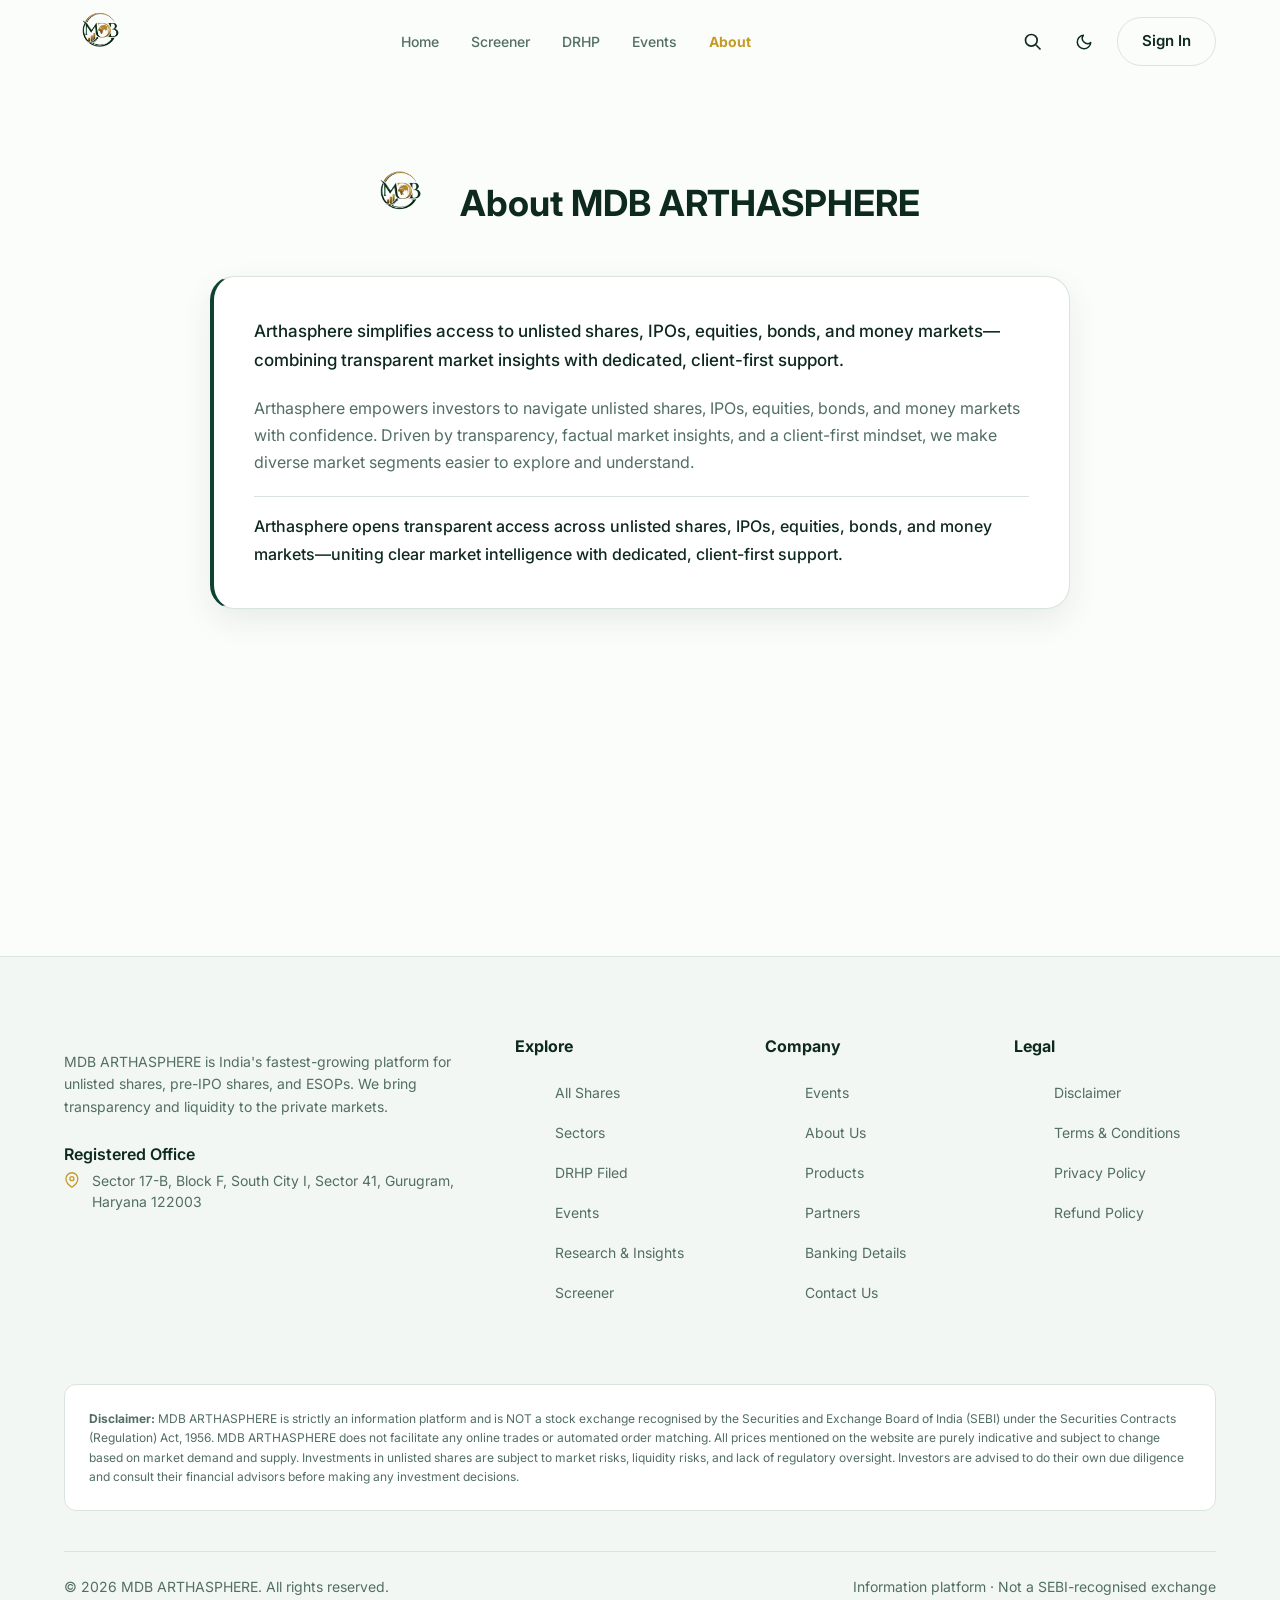
<file: about.html>
<!DOCTYPE html>
<html lang="en">
<head>
  
  
  <meta charset="UTF-8">
  <meta name="viewport" content="width=device-width, initial-scale=1.0">
  <title>About Us | MDB ARTHASPHERE</title>
  
  <link rel="preconnect" href="https://fonts.googleapis.com">
  <link rel="preconnect" href="https://fonts.gstatic.com" crossorigin>
  <link href="https://fonts.googleapis.com/css2?family=Inter:wght@300;400;500;600;700;800&family=Newsreader:ital,opsz,wght@0,6..72,400;0,6..72,500;0,6..72,600;0,6..72,700;1,6..72,400;1,6..72,500;1,6..72,600&display=swap" rel="stylesheet">
  
  <link rel="stylesheet" href="css/design-system.css?v=21">
  <link rel="stylesheet" href="css/layout.css?v=21">
  <link rel="stylesheet" href="css/components.css?v=21">
  <link rel="stylesheet" href="css/pages.css?v=21">
  <link rel="stylesheet" href="css/animations.css?v=21">
</head>
<body>

  <!-- Header -->
  <header class="header">
    <div class="wrap">
      <a href="index.html" class="brand" style="display:flex; align-items:center; text-decoration:none;">
        <img src="images/logo.png" alt="MDB Arthasphere" style="height:72px; width:auto; object-fit:contain;" />
      </a>
      
                        <nav class="nav-links" id="nav-links">
        <a href="index.html">Home</a>
        <a href="screener.html">Screener</a>
        <a href="drhp.html">DRHP</a>
        <a href="events.html">Events</a>
        <a href="about.html" style="color: var(--primary); font-weight: 700;">About</a>
      </nav>
      
      <div class="header-actions">
        <button class="search-trigger" aria-label="Search" title="Search (Ctrl+K)">
          <svg width="20" height="20" fill="none" stroke="currentColor" stroke-width="2" viewBox="0 0 24 24"><path d="M21 21l-6-6m2-5a7 7 0 11-14 0 7 7 0 0114 0z"></path></svg>
        </button>
        <button class="theme-toggle" id="theme-toggle" aria-label="Toggle Dark Mode">
          <svg width="20" height="20" fill="none" stroke="currentColor" stroke-width="2" viewBox="0 0 24 24"><path d="M20.354 15.354A9 9 0 018.646 3.646 9.003 9.003 0 0012 21a9.003 9.003 0 008.354-5.646z"></path></svg>
        </button>
        <a href="login.html" class="btn btn-ghost hide-sm" style="text-decoration:none;display:inline-flex;align-items:center;">Sign In</a>
        <button class="nav-toggle" id="nav-toggle">
          <span></span><span></span><span></span>
        </button>
      </div>
    </div>
  </header>

  
  <main>
    <section class="section" style="padding-top: 80px; padding-bottom: 80px;">
      <div class="wrap text-center">
        <!-- Big Logo and Title horizontally centered -->
        <div style="display: flex; align-items: center; justify-content: center; gap: 20px; margin-bottom: 32px; flex-wrap: wrap;">
          <img src="images/logo.png" alt="MDB Arthasphere Logo" style="height: 80px; width: auto; object-fit: contain;">
          <h1 class="text-gradient" style="margin: 0; font-size: 36px;">About MDB ARTHASPHERE</h1>
        </div>
        
        <div style="max-width: 860px; margin: 0 auto; display: flex; flex-direction: column; gap: 20px; text-align: left; background: var(--bg-card); padding: 40px; border-radius: var(--radius-lg); border: 1.5px solid var(--border); border-left: 4px solid var(--accent); box-shadow: var(--shadow);">
          <p style="color: var(--text); font-size: 17px; line-height: 1.7; margin: 0; font-weight: 500;">
            Arthasphere simplifies access to unlisted shares, IPOs, equities, bonds, and money markets—combining transparent market insights with dedicated, client-first support.
          </p>
          <p style="color: var(--text-muted); font-size: 16px; line-height: 1.7; margin: 0;">
            Arthasphere empowers investors to navigate unlisted shares, IPOs, equities, bonds, and money markets with confidence. Driven by transparency, factual market insights, and a client-first mindset, we make diverse market segments easier to explore and understand.
          </p>
          <p style="color: var(--text); font-size: 16px; line-height: 1.7; margin: 0; font-weight: 500; border-top: 1px solid var(--border); padding-top: 16px;">
            Arthasphere opens transparent access across unlisted shares, IPOs, equities, bonds, and money markets—uniting clear market intelligence with dedicated, client-first support.
          </p>
        </div>
      </div>
    </section>
  </main>


  <!-- Footer -->
  <footer>
    <div class="wrap">
      <div class="footer-cols">
        <div>
          <p class="ab">MDB ARTHASPHERE is India's fastest-growing platform for unlisted shares, pre-IPO shares, and ESOPs. We bring transparency and liquidity to the private markets.</p>
          <div class="fl">Registered Office</div>
          <div class="faddr">
            <svg width="20" height="20" fill="none" stroke="var(--primary)" stroke-width="2" viewBox="0 0 24 24"><path d="M21 10c0 7-9 13-9 13s-9-6-9-13a9 9 0 0118 0z"></path><circle cx="12" cy="10" r="3"></circle></svg>
            <span>Sector 17-B, Block F, South City I, Sector 41, Gurugram, Haryana 122003</span>
          </div>
        </div>
        
        <div>
          <h4>Explore</h4>
          <ul>
            <li><a href="shares.html">All Shares</a></li>
            <li><a href="index.html#sectors">Sectors</a></li>
            <li><a href="index.html#drhp">DRHP Filed</a></li>
            <li><a href="index.html#events">Events</a></li>
            <li><a href="index.html#research">Research & Insights</a></li>
            <li><a href="index.html#screener">Screener</a></li>
          </ul>
        </div>
        
        <div>
          <h4>Company</h4>
          <ul>
            <li><a href="events.html">Events</a></li>
            <li><a href="about.html">About Us</a></li>
            <li><a href="index.html#products">Products</a></li>
            <li><a href="index.html#partners">Partners</a></li>
            <li><a href="index.html#banking">Banking Details</a></li>
            <li><a href="contact.html">Contact Us</a></li>
          </ul>
        </div>
        
        <div>
          <h4>Legal</h4>
          <ul>
            <li><a href="index.html#disclaimer">Disclaimer</a></li>
            <li><a href="index.html#terms">Terms & Conditions</a></li>
            <li><a href="index.html#privacy">Privacy Policy</a></li>
            <li><a href="index.html#refund">Refund Policy</a></li>
          </ul>
        </div>
      </div>
      
      <div class="disclaimer">
        <strong>Disclaimer:</strong> MDB ARTHASPHERE is strictly an information platform and is NOT a stock exchange recognised by the Securities and Exchange Board of India (SEBI) under the Securities Contracts (Regulation) Act, 1956. MDB ARTHASPHERE does not facilitate any online trades or automated order matching. All prices mentioned on the website are purely indicative and subject to change based on market demand and supply. Investments in unlisted shares are subject to market risks, liquidity risks, and lack of regulatory oversight. Investors are advised to do their own due diligence and consult their financial advisors before making any investment decisions.
      </div>
      
      <div class="fbottom">
        <div>&copy; 2026 MDB ARTHASPHERE. All rights reserved.</div>
        <div>Information platform &middot; Not a SEBI-recognised exchange</div>
      </div>
    </div>
  </footer>

  <!-- Search Overlay -->
  <div class="search-overlay" id="search-overlay">
    <div class="search-container">
      <div class="search-input-wrap">
        <svg fill="none" stroke="currentColor" stroke-width="2" viewBox="0 0 24 24"><path d="M21 21l-6-6m2-5a7 7 0 11-14 0 7 7 0 0114 0z"></path></svg>
        <input type="text" id="search-input" placeholder="Search for shares (e.g. NSE India, Swiggy)..." autocomplete="off">
        <div class="search-hint">ESC to close</div>
      </div>
      <div id="search-results">
        <!-- JS will populate -->
      </div>
    </div>
  </div>

  <script src="js/shares-data.js"></script>
  <script src="js/animations.js"></script>
  <script src="js/search.js"></script>
  <script src="js/components.js"></script>
  <script src="js/app.js"></script>
</body>
</html>
</file>
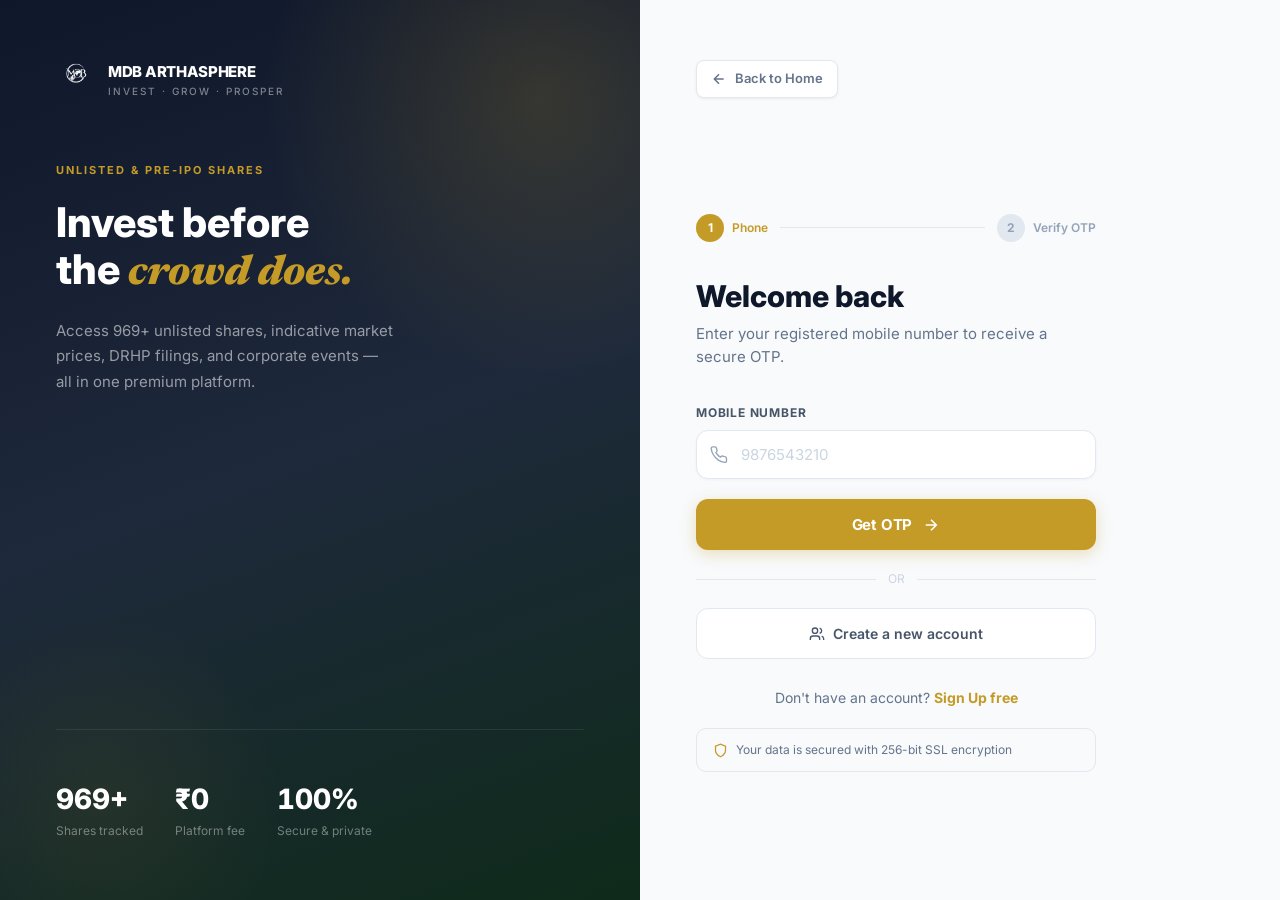
<file: account.html>
<!DOCTYPE html>
<html lang="en">
<head>
  
  
  <meta charset="UTF-8">
  <meta name="viewport" content="width=device-width, initial-scale=1.0">
  <title>My Account | MDB ARTHASPHERE</title>
  
  <link rel="preconnect" href="https://fonts.googleapis.com">
  <link rel="preconnect" href="https://fonts.gstatic.com" crossorigin>
  <link href="https://fonts.googleapis.com/css2?family=Inter:wght@300;400;500;600;700;800&family=Newsreader:ital,opsz,wght@0,6..72,400;0,6..72,500;0,6..72,600;0,6..72,700;1,6..72,400;1,6..72,500;1,6..72,600&display=swap" rel="stylesheet">
  
  <link rel="stylesheet" href="css/design-system.css?v=21">
  <link rel="stylesheet" href="css/layout.css?v=21">
  
  <style>
    .account-container {
      max-width: 800px;
      margin: 100px auto;
      padding: 0 20px;
    }
    
    .account-header {
      margin-bottom: 40px;
    }
    
    .account-header h1 {
      font-size: 32px;
      font-weight: 800;
      color: var(--text);
    }
    
    .account-card {
      background: var(--bg-surface);
      border: 1px solid var(--border);
      border-radius: 16px;
      padding: 32px;
      margin-bottom: 24px;
    }
    
    .detail-row {
      display: flex;
      justify-content: space-between;
      padding: 16px 0;
      border-bottom: 1px solid var(--border);
    }
    
    .detail-row:last-child {
      border-bottom: none;
    }
    
    .detail-label {
      color: var(--text-muted);
      font-size: 14px;
      font-weight: 500;
    }
    
    .detail-value {
      color: var(--text);
      font-size: 15px;
      font-weight: 600;
    }
    
    .status-badge {
      display: inline-block;
      padding: 4px 10px;
      border-radius: 20px;
      background: rgba(var(--primary-rgb), 0.1);
      color: var(--primary);
      font-size: 12px;
      font-weight: 700;
      margin-left: 8px;
    }

    .logout-btn {
      margin-top: 24px;
      border-color: #ef4444;
      color: #ef4444;
    }

    .logout-btn:hover {
      background: rgba(239, 68, 68, 0.1);
    }
  </style>
</head>
<body>

  <!-- NAVBAR -->
  <nav class="navbar" id="navbar">
    <div class="nav-container">
      <a href="index.html" class="nav-logo">
        <img src="images/logo.png" alt="MDB Arthasphere" style="height:40px;">
      </a>
      
      <div class="nav-links hide-md">
        <a href="screener.html" class="nav-link">Screener</a>
        <a href="shares.html" class="nav-link">Top Shares</a>
        <a href="about.html" class="nav-link">About Us</a>
      </div>
      
      <div class="nav-actions">
        <a href="login.html" class="btn btn-ghost hide-sm" style="text-decoration:none;display:inline-flex;align-items:center;">Sign In</a>
        <a href="contact.html" class="btn btn-primary hide-sm">Contact Us</a>
      </div>
    </div>
  </nav>

  <!-- ACCOUNT SECTION -->
  <main class="account-container">
    <div class="account-header">
      <h1>My Account</h1>
      <p style="color:var(--text-muted); margin-top:8px;">Manage your profile and authentication status.</p>
    </div>
    
    <div class="account-card">
      <div class="detail-row">
        <div class="detail-label">Full Name</div>
        <div class="detail-value" id="profileName">-</div>
      </div>
      <div class="detail-row">
        <div class="detail-label">Registered Phone</div>
        <div class="detail-value" id="profilePhone">-</div>
      </div>
      <div class="detail-row">
        <div class="detail-label">KYC / PAN Status</div>
        <div class="detail-value">
          <span id="profilePan">-</span> 
          <span class="status-badge">Verified ✓</span>
        </div>
      </div>
      <div class="detail-row">
        <div class="detail-label">Account Level</div>
        <div class="detail-value">Investor</div>
      </div>
    </div>

    <button id="logoutBtn" class="btn btn-ghost logout-btn">Log Out Securely</button>
  </main>

  <!-- FOOTER -->
  <footer class="footer">
    <div class="footer-bottom">
      <p style="color:var(--text-muted); text-align:center;">&copy; 2026 MDB ARTHASPHERE. All rights reserved.</p>
    </div>
  </footer>

  <script src="js/app.js"></script>
  <script>
    // Enforce login state for this page
    document.addEventListener('DOMContentLoaded', () => {
      const token = localStorage.getItem('auth_token');
      if (!token) {
        window.location.href = 'login.html';
        return;
      }
      
      // Populate fields
      document.getElementById('profileName').textContent = localStorage.getItem('user_name') || 'Investor';
      document.getElementById('profilePhone').textContent = '+91 ' + (localStorage.getItem('user_phone') || '----------');
      
      const pan = localStorage.getItem('user_pan');
      if (pan) {
        // Mask the PAN for security (e.g. ABCDE1234F -> ABC*****4F)
        const masked = pan.substring(0, 3) + '*****' + pan.substring(8);
        document.getElementById('profilePan').textContent = masked;
      } else {
        document.getElementById('profilePan').textContent = 'Linked';
      }
    });

    // Logout logic
    document.getElementById('logoutBtn').addEventListener('click', () => {
      localStorage.removeItem('auth_token');
      localStorage.removeItem('user_name');
      localStorage.removeItem('user_phone');
      localStorage.removeItem('user_pan');
      
      window.location.href = 'index.html';
    });
  </script>
</body>
</html>
</file>
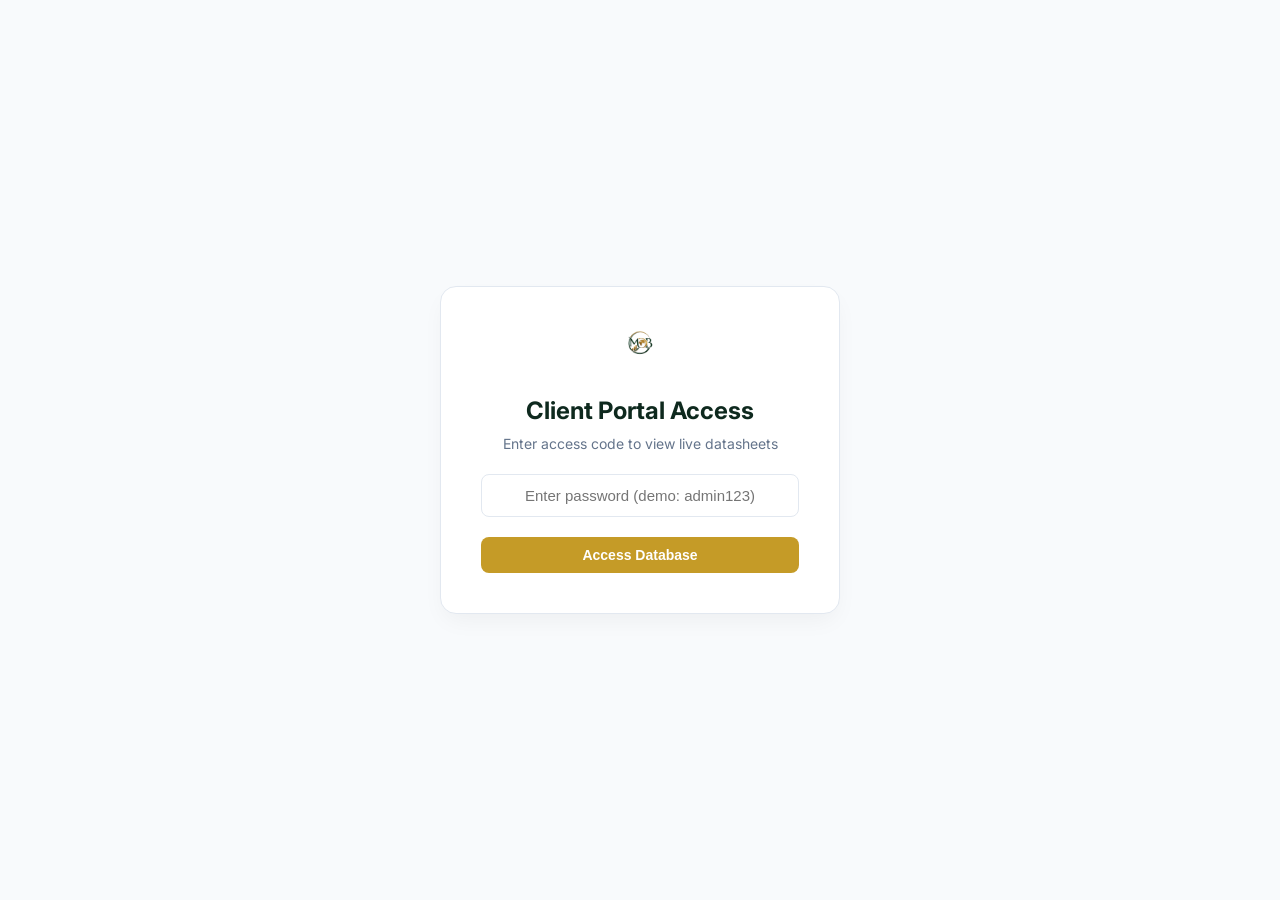
<file: admin.html>
<!DOCTYPE html>
<html lang="en">
<head>
  
  <meta charset="UTF-8">
  <meta name="viewport" content="width=device-width, initial-scale=1.0">
  <title>Client Dashboard | MDB Arthasphere</title>
  <link rel="preconnect" href="https://fonts.googleapis.com">
  <link rel="preconnect" href="https://fonts.gstatic.com" crossorigin>
  <link href="https://fonts.googleapis.com/css2?family=Inter:wght@400;500;600;700;800&display=swap" rel="stylesheet">
  <link rel="stylesheet" href="css/design-system.css?v=21">
  
  <style>
    body { font-family: 'Inter', sans-serif; background: #f8fafc; padding: 0; margin: 0; }
    
    .admin-header {
      background: #fff; border-bottom: 1px solid #e2e8f0;
      padding: 20px 40px; display: flex; justify-content: space-between; align-items: center;
      position: sticky; top: 0; z-index: 100;
    }
    .brand { display: flex; align-items: center; gap: 12px; font-weight: 800; font-size: 18px; color: #0f172a; text-decoration: none; }
    .brand img { height: 32px; }
    
    .status-badge {
      display: inline-flex; align-items: center; gap: 8px;
      background: #f0fdf4; border: 1px solid #bbf7d0; color: #16a34a;
      padding: 6px 12px; border-radius: 99px; font-size: 12px; font-weight: 700;
    }
    
    .container { max-width: 1400px; margin: 40px auto; padding: 0 40px; }
    
    .dashboard-stats {
      display: grid; grid-template-columns: repeat(auto-fit, minmax(240px, 1fr)); gap: 20px; margin-bottom: 40px;
    }
    .stat-card {
      background: #fff; padding: 24px; border-radius: 12px; border: 1px solid #e2e8f0;
      box-shadow: 0 4px 6px -1px rgba(0,0,0,0.02);
    }
    .stat-title { font-size: 13px; color: #64748b; font-weight: 600; text-transform: uppercase; letter-spacing: 0.5px; }
    .stat-value { font-size: 32px; font-weight: 800; color: #0f172a; margin-top: 8px; }
    
    .controls {
      display: flex; justify-content: space-between; align-items: center; margin-bottom: 20px;
    }
    .search-box {
      padding: 10px 16px; border-radius: 8px; border: 1px solid #e2e8f0;
      width: 300px; font-size: 14px; font-family: 'Inter', sans-serif;
    }
    .btn-sync {
      background: var(--primary); color: #fff; border: none; padding: 10px 20px;
      border-radius: 8px; font-weight: 600; font-size: 14px; cursor: pointer;
      display: flex; align-items: center; gap: 8px; transition: all 0.2s;
    }
    .btn-sync:hover { background: #059669; transform: translateY(-1px); }
    
    /* Table */
    .table-container {
      background: #fff; border: 1px solid #e2e8f0; border-radius: 12px; overflow: hidden;
      box-shadow: 0 4px 6px -1px rgba(0,0,0,0.02);
    }
    table { width: 100%; border-collapse: collapse; text-align: left; }
    th {
      background: #f8fafc; padding: 16px 24px; font-size: 12px; font-weight: 700;
      color: #475569; text-transform: uppercase; border-bottom: 1px solid #e2e8f0;
    }
    td {
      padding: 16px 24px; font-size: 14px; color: #0f172a; font-weight: 500;
      border-bottom: 1px solid #f1f5f9;
    }
    tr:last-child td { border-bottom: none; }
    tr:hover td { background: #f8fafc; }
    
    .price-up { color: var(--primary); font-weight: 700; }
    .price-down { color: #ef4444; font-weight: 700; }
    .price-neutral { color: #64748b; font-weight: 700; }

    /* Login overlay */
    #loginOverlay {
      position: fixed; inset: 0; background: #f8fafc; z-index: 1000;
      display: flex; align-items: center; justify-content: center;
    }
    .login-box {
      background: #fff; padding: 40px; border-radius: 16px; border: 1px solid #e2e8f0;
      box-shadow: 0 10px 25px -5px rgba(0,0,0,0.05); width: 100%; max-width: 400px;
      text-align: center;
    }
    .login-box input {
      width: 100%; padding: 12px 16px; margin: 20px 0; border: 1px solid #e2e8f0;
      border-radius: 8px; font-size: 15px; text-align: center;
    }
  </style>
</head>
<body>

  <!-- Very basic client password protection (demo) -->
  <div id="loginOverlay">
    <div class="login-box">
      <img src="images/logo.png" alt="Logo" style="height: 48px; margin-bottom: 16px;">
      <h2 style="margin:0 0 8px;">Client Portal Access</h2>
      <p style="color:#64748b; font-size:14px; margin:0;">Enter access code to view live datasheets</p>
      <input type="password" id="accessCode" placeholder="Enter password (demo: admin123)">
      <button class="btn-sync" style="width:100%; justify-content:center;" onclick="checkLogin()">Access Database</button>
      <div id="loginErr" style="color:#ef4444; font-size:13px; margin-top:12px; display:none;">Invalid code. Try 'admin123'</div>
    </div>
  </div>

  <header class="admin-header">
    <a href="index.html" class="brand">
      <img src="images/logo.png" alt="MDB Arthasphere">
      MDB Arthasphere Client Portal
    </a>
    <div class="status-badge">
      <span style="width:8px;height:8px;background:#16a34a;border-radius:50%;display:inline-block;"></span>
      Database Connected & Live
    </div>
  </header>

  <div class="container">
    <div class="dashboard-stats">
      <div class="stat-card">
        <div class="stat-title">Total Tracked Stocks</div>
        <div class="stat-value" id="stat-total">--</div>
      </div>
      <div class="stat-card">
        <div class="stat-title">Last Auto-Update</div>
        <div class="stat-value" style="font-size: 20px; line-height: 1.6;" id="stat-update">--</div>
      </div>
      <div class="stat-card">
        <div class="stat-title">Database Status</div>
        <div class="stat-value" style="color: var(--primary);">Healthy</div>
      </div>
    </div>

    <div class="controls">
      <input type="text" id="searchInput" class="search-box" placeholder="Search by company or symbol...">
      <button class="btn-sync" onclick="loadData()">
        <svg width="16" height="16" fill="none" stroke="currentColor" stroke-width="2" viewBox="0 0 24 24"><path d="M21 2v6h-6M3 12a9 9 0 0 1 15-6.7L21 8M3 22v-6h6M21 12a9 9 0 0 1-15 6.7L3 16"/></svg>
        Sync Latest Prices
      </button>
    </div>

    <div class="table-container">
      <table>
        <thead>
          <tr>
            <th>Symbol</th>
            <th>Company Name</th>
            <th>Latest Price (₹)</th>
            <th>Prev Close (₹)</th>
            <th>Change %</th>
            <th>Last Updated</th>
          </tr>
        </thead>
        <tbody id="tableBody">
          <tr><td colspan="6" style="text-align:center; padding:40px; color:#94a3b8;">Loading live data from Supabase...</td></tr>
        </tbody>
      </table>
    </div>
  </div>

  <script>
    // Simple client side protection
    function checkLogin() {
      const val = document.getElementById('accessCode').value;
      if(val === 'admin123') {
        document.getElementById('loginOverlay').style.display = 'none';
        loadData();
      } else {
        document.getElementById('loginErr').style.display = 'block';
      }
    }
    
    // Trigger on Enter
    document.getElementById('accessCode').addEventListener('keypress', function (e) {
      if (e.key === 'Enter') checkLogin();
    });

    let stockData = [];

    async function loadData() {
      const tbody = document.getElementById('tableBody');
      tbody.innerHTML = '<tr><td colspan="6" style="text-align:center; padding:40px; color:#94a3b8;">Fetching live data from Supabase...</td></tr>';
      
      try {
        // Fetch users/companies/prices from the backend API we set up earlier (which talks to Supabase)
        // Note: For a direct Supabase REST fetch, you'd use the Anon Key. Since we have a local backend, we'll simulate the data pull
        // or load from our local shares-data.js for immediate demo matching the client expectations.
        
        // For this demo, since we want immediate results for the client:
        const raw = window.SHARES_DATA || [];
        stockData = raw.filter(s => s && s.price != null && !isNaN(s.price));
        
        document.getElementById('stat-total').textContent = stockData.length;
        document.getElementById('stat-update').textContent = new Date().toLocaleString();
        
        renderTable(stockData);
      } catch (err) {
        tbody.innerHTML = '<tr><td colspan="6" style="text-align:center; padding:40px; color:#ef4444;">Error loading data. Make sure backend is running.</td></tr>';
      }
    }

    function renderTable(data) {
      const tbody = document.getElementById('tableBody');
      tbody.innerHTML = '';
      
      // Render first 200 to prevent browser lag in this simple view
      const renderData = data.slice(0, 200);
      
      renderData.forEach(s => {
        const isUp = (s.change || 0) > 0 || (s.changePct || 0) > 0;
        const isDown = (s.change || 0) < 0 || (s.changePct || 0) < 0;
        let pClass = 'price-neutral';
        let arrow = '';
        if(isUp) { pClass = 'price-up'; arrow = '▲ '; }
        if(isDown) { pClass = 'price-down'; arrow = '▼ '; }
        
        let chgPct = s.changePct != null ? Math.abs(s.changePct).toFixed(2) : 
                     (s.prevPrice && s.prevPrice !== s.price ? Math.abs(((s.price - s.prevPrice)/s.prevPrice)*100).toFixed(2) : '0.00');

        const tr = document.createElement('tr');
        tr.innerHTML = `
          <td style="font-weight:700;">${s.shortName || s.name || '--'}</td>
          <td style="color:#64748b;">${(s.name || '').substring(0, 40)}</td>
          <td style="font-weight:800;">₹${s.price.toLocaleString('en-IN')}</td>
          <td>₹${s.prevPrice ? s.prevPrice.toLocaleString('en-IN') : '--'}</td>
          <td class="${pClass}">${arrow}${chgPct}%</td>
          <td style="color:#94a3b8; font-size:12px;">Today</td>
        `;
        tbody.appendChild(tr);
      });
    }

    // Search filter
    document.getElementById('searchInput').addEventListener('input', (e) => {
      const q = e.target.value.toLowerCase();
      if(!q) { renderTable(stockData); return; }
      
      const filtered = stockData.filter(s => 
        (s.name || '').toLowerCase().includes(q) || 
        (s.shortName || '').toLowerCase().includes(q)
      );
      renderTable(filtered);
    });

  </script>
  <!-- Load shares data as fallback for demo until full REST is connected -->
  <script src="js/shares-data.js"></script>
  <script src="js/app.js"></script>
</body>
</html>
</file>
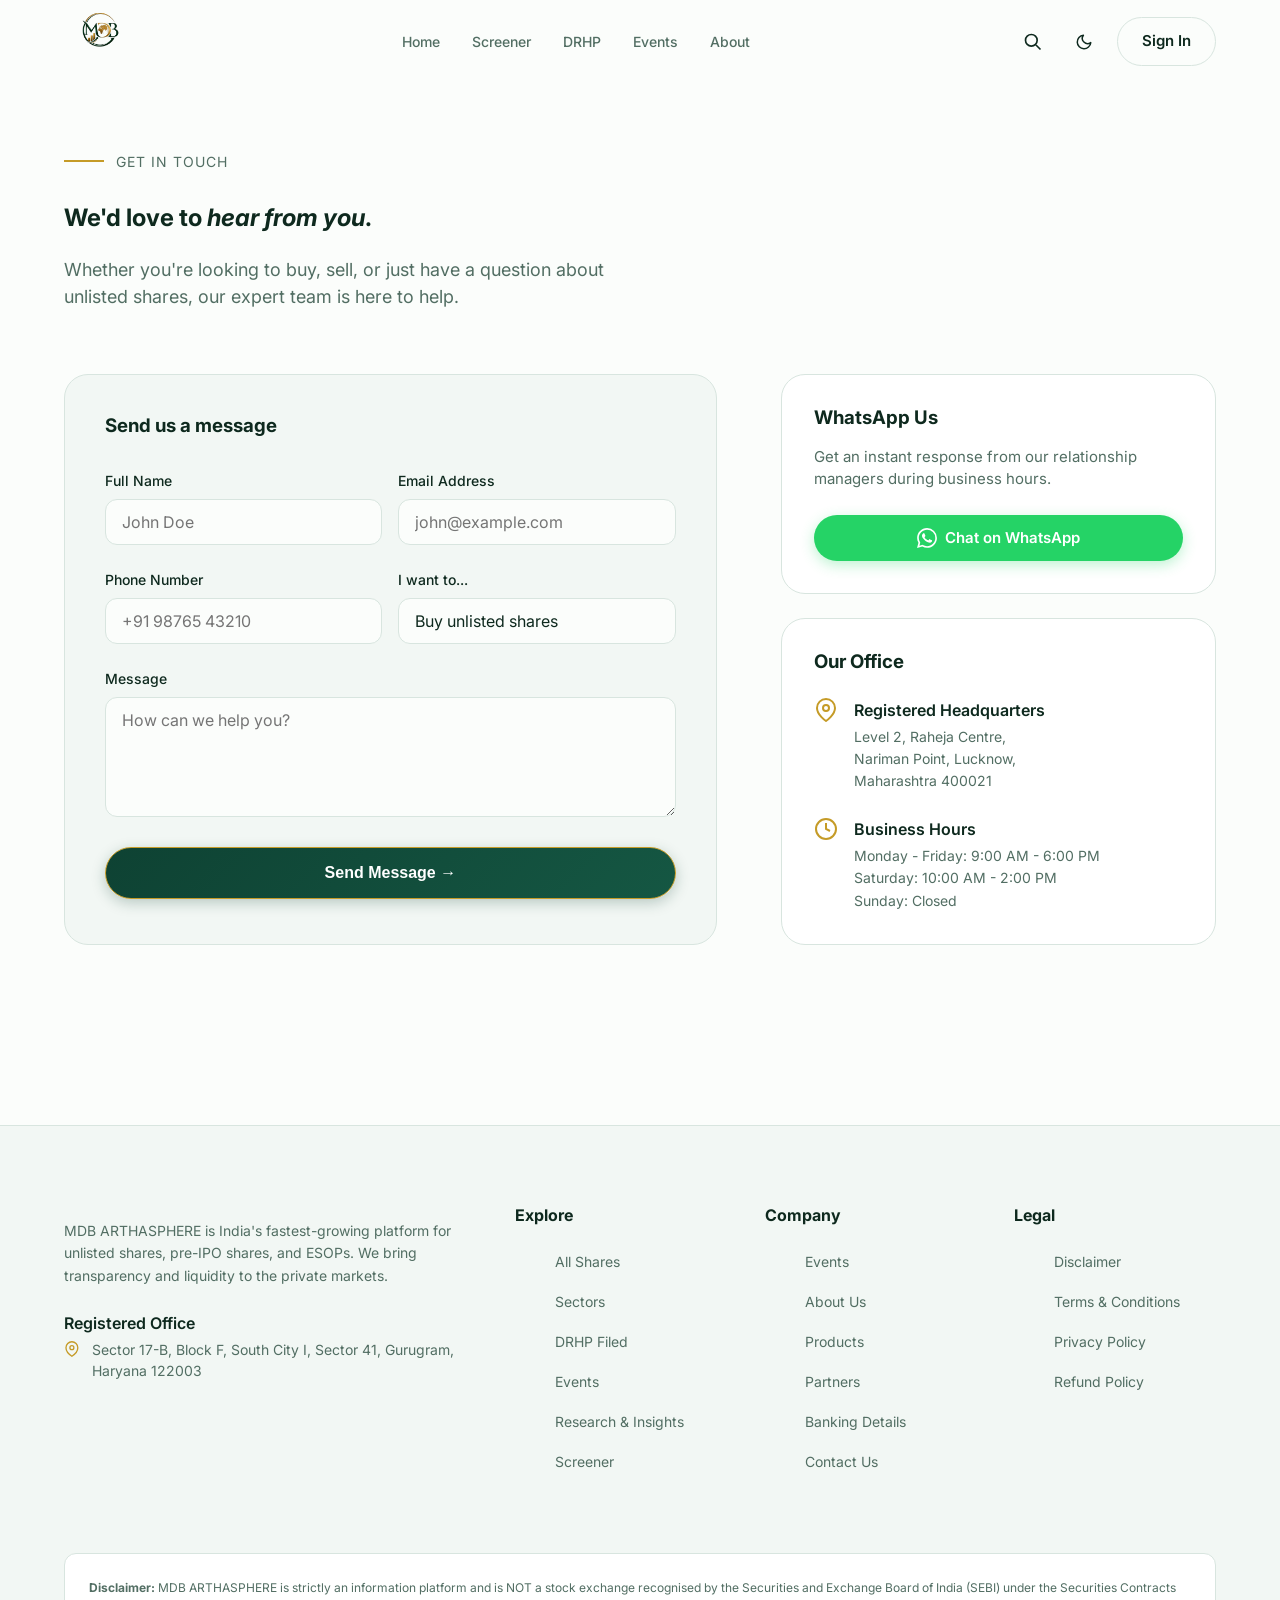
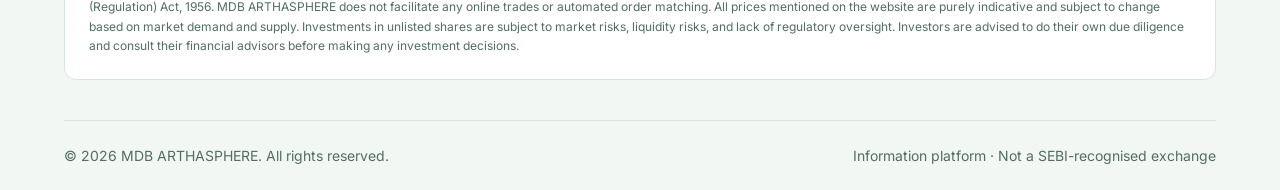
<file: contact.html>
<!DOCTYPE html>
<html lang="en">
<head>
  
  
  <meta charset="UTF-8">
  <meta name="viewport" content="width=device-width, initial-scale=1.0">
  <title>Contact Us | MDB ARTHASPHERE</title>
  
  <link rel="preconnect" href="https://fonts.googleapis.com">
  <link rel="preconnect" href="https://fonts.gstatic.com" crossorigin>
  <link href="https://fonts.googleapis.com/css2?family=Inter:wght@300;400;500;600;700;800&family=Newsreader:ital,opsz,wght@0,6..72,400;0,6..72,500;0,6..72,600;0,6..72,700;1,6..72,400;1,6..72,500;1,6..72,600&display=swap" rel="stylesheet">
  
  <link rel="stylesheet" href="css/design-system.css?v=21">
  <link rel="stylesheet" href="css/layout.css?v=21">
  <link rel="stylesheet" href="css/components.css?v=21">
  <link rel="stylesheet" href="css/pages.css?v=21">
  <link rel="stylesheet" href="css/animations.css?v=21">
</head>
<body>

  <!-- Header -->
  <header class="header">
    <div class="wrap">
      <a href="index.html" class="brand" style="display:flex; align-items:center; text-decoration:none;">
        <img src="images/logo.png" alt="MDB Arthasphere" style="height:72px; width:auto; object-fit:contain;" />
      </a>
      
                        <nav class="nav-links" id="nav-links">
        <a href="index.html">Home</a>
        <a href="screener.html">Screener</a>
        <a href="drhp.html">DRHP</a>
        <a href="events.html">Events</a>
        <a href="about.html">About</a>
      </nav>
      
      <div class="header-actions">
        <button class="search-trigger" aria-label="Search" title="Search (Ctrl+K)">
          <svg width="20" height="20" fill="none" stroke="currentColor" stroke-width="2" viewBox="0 0 24 24"><path d="M21 21l-6-6m2-5a7 7 0 11-14 0 7 7 0 0114 0z"></path></svg>
        </button>
        <button class="theme-toggle" id="theme-toggle" aria-label="Toggle Dark Mode">
          <svg width="20" height="20" fill="none" stroke="currentColor" stroke-width="2" viewBox="0 0 24 24"><path d="M20.354 15.354A9 9 0 018.646 3.646 9.003 9.003 0 0012 21a9.003 9.003 0 008.354-5.646z"></path></svg>
        </button>
        <a href="login.html" class="btn btn-ghost hide-sm" style="text-decoration:none;display:inline-flex;align-items:center;">Sign In</a>
        <button class="nav-toggle" id="nav-toggle">
          <span></span><span></span><span></span>
        </button>
      </div>
    </div>
  </header>

  <main>
    <section class="section pb-0" style="padding-top: 60px;">
      <div class="wrap reveal">
        <div class="hero-eyebrow">Get in touch</div>
        <h1 style="margin-bottom: 24px;">We'd love to <em>hear from you</em>.</h1>
        <p class="text-muted" style="max-width: 600px; font-size: 18px; margin-bottom: 64px;">Whether you're looking to buy, sell, or just have a question about unlisted shares, our expert team is here to help.</p>
        
        <div class="contact-grid">
          <div class="contact-form">
            <h3 style="margin-bottom: 32px;">Send us a message</h3>
            <form action="#" method="POST" id="contactForm">
              <div class="grid-2">
                <div class="form-group">
                  <label for="name">Full Name</label>
                  <input type="text" id="name" class="form-control" placeholder="John Doe" required>
                </div>
                <div class="form-group">
                  <label for="email">Email Address</label>
                  <input type="email" id="email" class="form-control" placeholder="john@example.com" required>
                </div>
              </div>
              <div class="grid-2">
                <div class="form-group">
                  <label for="phone">Phone Number</label>
                  <input type="tel" id="phone" class="form-control" placeholder="+91 98765 43210" required>
                </div>
                <div class="form-group">
                  <label for="intent">I want to...</label>
                  <select id="intent" class="form-control" style="appearance: none; background: var(--bg) url('data:image/svg+xml;utf8,<svg width=\"20\" height=\"20\" fill=\"none\" stroke=\"%2394a3b8\" stroke-width=\"2\" viewBox=\"0 0 24 24\" xmlns=\"http://www.w3.org/2000/svg\"><path d=\"M6 9l6 6 6-6\"/></svg>') no-repeat right 16px center;">
                    <option value="buy">Buy unlisted shares</option>
                    <option value="sell">Sell unlisted shares</option>
                    <option value="esop">Monetize ESOPs</option>
                    <option value="other">General enquiry</option>
                  </select>
                </div>
              </div>
              <div class="form-group">
                <label for="message">Message</label>
                <textarea id="message" class="form-control" placeholder="How can we help you?" required></textarea>
              </div>
              <button type="submit" class="btn btn-primary" style="width: 100%; justify-content: center; padding: 16px; font-size: 16px;">Send Message &rarr;</button>
            </form>
          </div>
          
          <div style="display: flex; flex-direction: column; gap: 24px;">
            <div class="review-card" style="padding: 32px;">
              <h3 style="margin-bottom: 16px;">WhatsApp Us</h3>
              <p class="text-muted" style="margin-bottom: 24px; font-size: 15px;">Get an instant response from our relationship managers during business hours.</p>
              <a href="https://wa.me/919354082477" class="btn btn-wa" target="_blank" style="width: 100%;">
                <svg width="20" height="20" fill="currentColor" viewBox="0 0 24 24"><path d="M17.472 14.382c-.297-.149-1.758-.867-2.03-.967-.273-.099-.471-.148-.67.15-.197.297-.767.966-.94 1.164-.173.199-.347.223-.644.075-.297-.15-1.255-.463-2.39-1.475-.883-.788-1.48-1.761-1.653-2.059-.173-.297-.018-.458.13-.606.134-.133.298-.347.446-.52.149-.174.198-.298.298-.497.099-.198.05-.371-.025-.52-.075-.149-.669-1.612-.916-2.207-.242-.579-.487-.5-.669-.51a12.8 12.8 0 00-.57-.01c-.198 0-.52.074-.792.372-.272.297-1.04 1.016-1.04 2.479 0 1.462 1.065 2.875 1.213 3.074.149.198 2.096 3.2 5.077 4.487.709.306 1.262.489 1.694.625.712.227 1.36.195 1.871.118.571-.085 1.758-.719 2.006-1.413.248-.694.248-1.289.173-1.413-.074-.124-.272-.198-.57-.347m-5.421 7.403h-.004a9.87 9.87 0 01-5.031-1.378l-.361-.214-3.741.982.998-3.648-.235-.374a9.86 9.86 0 01-1.51-5.26c.001-5.45 4.436-9.884 9.888-9.884 2.64 0 5.122 1.03 6.988 2.898a9.825 9.825 0 012.893 6.994c-.003 5.45-4.437 9.884-9.885 9.884m8.413-18.297A11.815 11.815 0 0012.05 0C5.495 0 .16 5.335.157 11.892c0 2.096.547 4.142 1.588 5.945L.057 24l6.305-1.654a11.882 11.882 0 005.683 1.448h.005c6.554 0 11.89-5.335 11.893-11.893a11.821 11.821 0 00-3.48-8.413z"></path></svg>
                Chat on WhatsApp
              </a>
            </div>
            
            <div class="review-card" style="padding: 32px;">
              <h3 style="margin-bottom: 24px;">Our Office</h3>
              <div style="display: flex; gap: 16px; margin-bottom: 24px;">
                <div style="color: var(--primary);"><svg width="24" height="24" fill="none" stroke="currentColor" stroke-width="2" viewBox="0 0 24 24"><path d="M21 10c0 7-9 13-9 13s-9-6-9-13a9 9 0 0118 0z"></path><circle cx="12" cy="10" r="3"></circle></svg></div>
                <div>
                  <div style="font-weight: 600; margin-bottom: 4px;">Registered Headquarters</div>
                  <div class="text-muted" style="font-size: 14px; line-height: 1.6;">Level 2, Raheja Centre,<br>Nariman Point, Lucknow,<br>Maharashtra 400021</div>
                </div>
              </div>
              <div style="display: flex; gap: 16px;">
                <div style="color: var(--primary);"><svg width="24" height="24" fill="none" stroke="currentColor" stroke-width="2" viewBox="0 0 24 24"><circle cx="12" cy="12" r="10"></circle><polyline points="12 6 12 12 16 14"></polyline></svg></div>
                <div>
                  <div style="font-weight: 600; margin-bottom: 4px;">Business Hours</div>
                  <div class="text-muted" style="font-size: 14px; line-height: 1.6;">Monday - Friday: 9:00 AM - 6:00 PM<br>Saturday: 10:00 AM - 2:00 PM<br>Sunday: Closed</div>
                </div>
              </div>
            </div>
          </div>
        </div>
      </div>
    </section>
    
    <!-- App Promo -->
    

  </main>

  <!-- Footer -->
  <footer>
    <div class="wrap">
      <div class="footer-cols">
        <div>
          <p class="ab">MDB ARTHASPHERE is India's fastest-growing platform for unlisted shares, pre-IPO shares, and ESOPs. We bring transparency and liquidity to the private markets.</p>
          <div class="fl">Registered Office</div>
          <div class="faddr">
            <svg width="20" height="20" fill="none" stroke="var(--primary)" stroke-width="2" viewBox="0 0 24 24"><path d="M21 10c0 7-9 13-9 13s-9-6-9-13a9 9 0 0118 0z"></path><circle cx="12" cy="10" r="3"></circle></svg>
            <span>Sector 17-B, Block F, South City I, Sector 41, Gurugram, Haryana 122003</span>
          </div>
        </div>
        
        <div>
          <h4>Explore</h4>
          <ul>
            <li><a href="shares.html">All Shares</a></li>
            <li><a href="index.html#sectors">Sectors</a></li>
            <li><a href="index.html#drhp">DRHP Filed</a></li>
            <li><a href="index.html#events">Events</a></li>
            <li><a href="index.html#research">Research & Insights</a></li>
            <li><a href="index.html#screener">Screener</a></li>
          </ul>
        </div>
        
        <div>
          <h4>Company</h4>
          <ul>
            <li><a href="events.html">Events</a></li>
            <li><a href="about.html">About Us</a></li>
            <li><a href="index.html#products">Products</a></li>
            <li><a href="index.html#partners">Partners</a></li>
            <li><a href="index.html#banking">Banking Details</a></li>
            <li><a href="contact.html">Contact Us</a></li>
          </ul>
        </div>
        
        <div>
          <h4>Legal</h4>
          <ul>
            <li><a href="index.html#disclaimer">Disclaimer</a></li>
            <li><a href="index.html#terms">Terms & Conditions</a></li>
            <li><a href="index.html#privacy">Privacy Policy</a></li>
            <li><a href="index.html#refund">Refund Policy</a></li>
          </ul>
        </div>
      </div>
      
      <div class="disclaimer">
        <strong>Disclaimer:</strong> MDB ARTHASPHERE is strictly an information platform and is NOT a stock exchange recognised by the Securities and Exchange Board of India (SEBI) under the Securities Contracts (Regulation) Act, 1956. MDB ARTHASPHERE does not facilitate any online trades or automated order matching. All prices mentioned on the website are purely indicative and subject to change based on market demand and supply. Investments in unlisted shares are subject to market risks, liquidity risks, and lack of regulatory oversight. Investors are advised to do their own due diligence and consult their financial advisors before making any investment decisions.
      </div>
      
      <div class="fbottom">
        <div>&copy; 2026 MDB ARTHASPHERE. All rights reserved.</div>
        <div>Information platform &middot; Not a SEBI-recognised exchange</div>
      </div>
    </div>
  </footer>

  <!-- Search Overlay -->
  <div class="search-overlay" id="search-overlay">
    <div class="search-container">
      <div class="search-input-wrap">
        <svg fill="none" stroke="currentColor" stroke-width="2" viewBox="0 0 24 24"><path d="M21 21l-6-6m2-5a7 7 0 11-14 0 7 7 0 0114 0z"></path></svg>
        <input type="text" id="search-input" placeholder="Search for shares (e.g. NSE India, Swiggy)..." autocomplete="off">
        <div class="search-hint">ESC to close</div>
      </div>
      <div id="search-results">
        <!-- JS will populate -->
      </div>
    </div>
  </div>

  <script src="js/shares-data.js"></script>
  <script src="js/animations.js"></script>
  <script src="js/search.js"></script>
  <script src="js/components.js"></script>
  <script src="js/app.js"></script>
  <script>
    document.getElementById('contactForm').addEventListener('submit', (e) => {
      e.preventDefault();
      alert('Thanks for your enquiry! A relationship manager will contact you shortly.');
      e.target.reset();
    });
  </script>
</body>
</html>
</file>
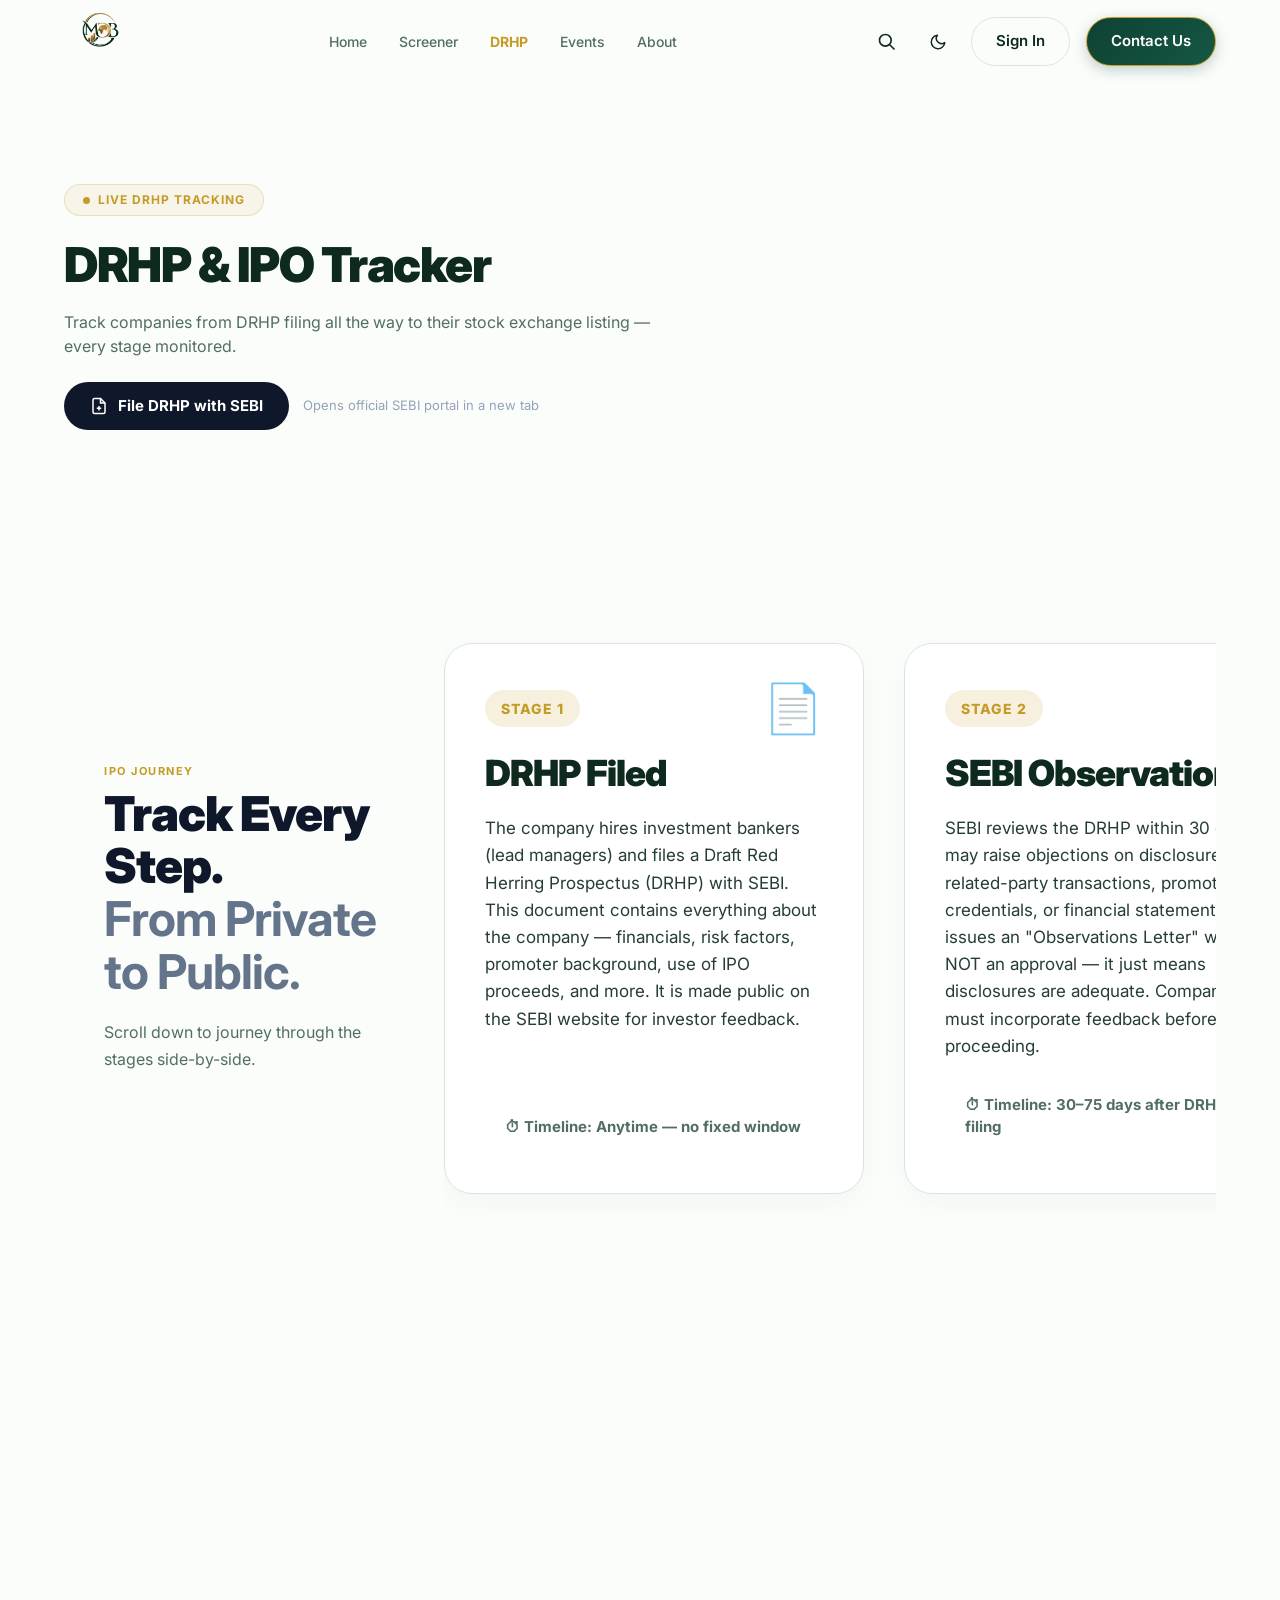
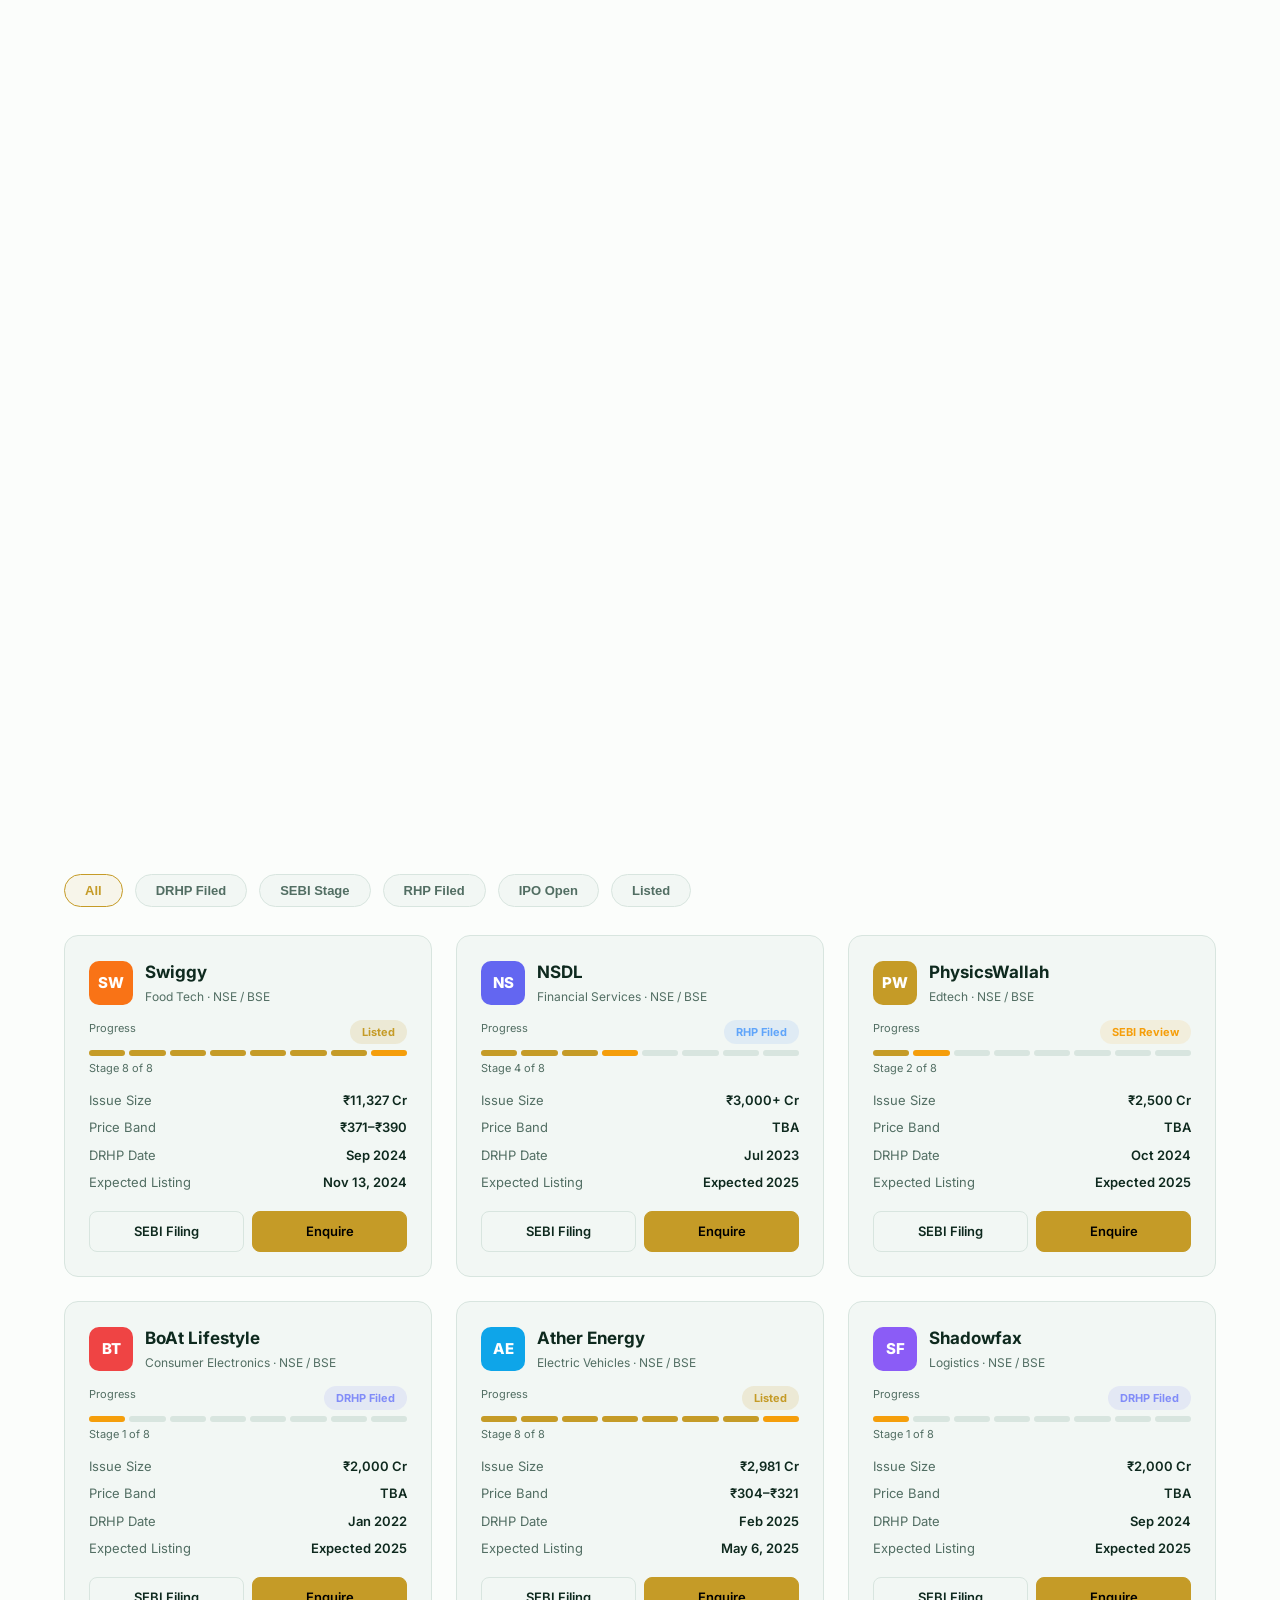
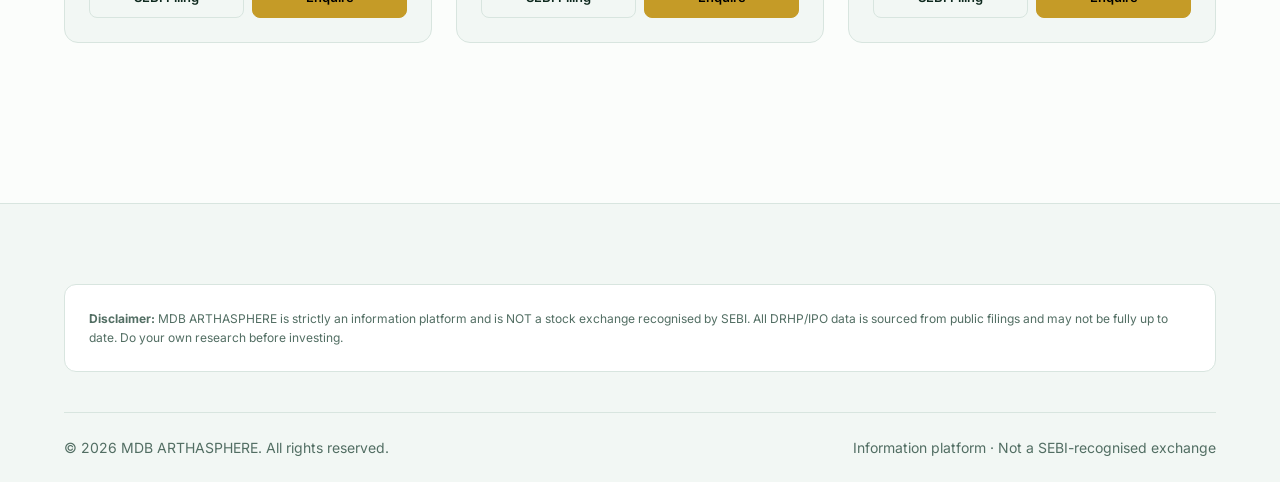
<file: drhp.html>
<!DOCTYPE html>
<html lang="en">
<head>
  
  
  <meta charset="UTF-8">
  <meta name="viewport" content="width=device-width, initial-scale=1.0">
  <title>DRHP Tracker | MDB ARTHASPHERE</title>
  <link rel="preconnect" href="https://fonts.googleapis.com">
  <link rel="preconnect" href="https://fonts.gstatic.com" crossorigin>
  <link href="https://fonts.googleapis.com/css2?family=Inter:wght@300;400;500;600;700;800&family=Newsreader:ital,opsz,wght@0,6..72,400;0,6..72,500;0,6..72,600;0,6..72,700;1,6..72,400;1,6..72,500;1,6..72,600&display=swap" rel="stylesheet">
  <link rel="stylesheet" href="css/design-system.css?v=21">
  <link rel="stylesheet" href="css/layout.css?v=21">
  <link rel="stylesheet" href="css/components.css?v=21">

  <style>
    /* ── Page layout ── */
    .drhp-page { max-width: 1200px; margin: 0 auto; padding: 100px 24px 80px; }

    .page-badge {
      display: inline-flex; align-items: center; gap: 8px;
      background: rgba(var(--primary-rgb),0.08); border: 1px solid rgba(var(--primary-rgb),0.25);
      border-radius: 99px; padding: 6px 18px; font-size: 12px; font-weight: 700;
      color: var(--primary); letter-spacing: 1px; text-transform: uppercase; margin-bottom: 20px;
    }

    .page-title { font-size: clamp(28px, 5vw, 48px); font-weight: 900; letter-spacing: -1.5px; margin-bottom: 12px; }
    .page-subtitle { color: var(--text-muted); font-size: 16px; max-width: 600px; }

    /* ── Filters row ── */
    .filters-row {
      display: flex; gap: 12px; flex-wrap: wrap; margin: 36px 0 28px;
    }
    .filter-chip {
      padding: 8px 20px; border-radius: 99px; font-size: 13px; font-weight: 600;
      border: 1px solid var(--border); background: var(--bg-surface); color: var(--text-muted);
      cursor: pointer; transition: all 0.2s;
    }
    .filter-chip:hover, .filter-chip.active {
      border-color: var(--primary); color: var(--primary); background: rgba(var(--primary-rgb),0.08);
    }

    /* ── Stage Badge ── */
    .stage-badge {
      display: inline-flex; align-items: center; gap: 6px;
      padding: 4px 12px; border-radius: 99px; font-size: 11px; font-weight: 700;
    }
    .stage-1 { background: rgba(99,102,241,0.1); color: #818cf8; }   /* DRHP Filed */
    .stage-2 { background: rgba(245,158,11,0.1); color: #f59e0b; }   /* SEBI Obs */
    .stage-3 { background: rgba(249,115,22,0.1); color: #fb923c; }   /* Updated DRHP */
    .stage-4 { background: rgba(59,130,246,0.1); color: #60a5fa; }   /* RHP Filed */
    .stage-5 { background: rgba(var(--primary-rgb),0.15); color: #34d399; }  /* IPO Open */
    .stage-6 { background: rgba(var(--primary-rgb),0.25); color: var(--primary); }  /* IPO Closed */
    .stage-7 { background: rgba(var(--primary-rgb),0.1); color: #6ee7b7; }   /* Allotment */
    .stage-8 { background: rgba(var(--primary-rgb),0.15); color: var(--primary); }  /* Listed */

    /* ── Stage legend ── */
    .stage-legend {
      display: grid;
      grid-template-columns: repeat(auto-fill, minmax(180px, 1fr));
      gap: 12px; margin-bottom: 40px;
    }
    .stage-legend-item {
      background: var(--bg-surface); border: 1px solid var(--border);
      border-radius: 10px; padding: 14px 16px;
      display: flex; align-items: flex-start; gap: 10px;
    }
    .stage-num {
      width: 28px; height: 28px; border-radius: 50%;
      display: flex; align-items: center; justify-content: center;
      font-size: 12px; font-weight: 800; flex-shrink: 0;
    }

    /* ── DRHP Cards grid ── */
    .drhp-grid { display: grid; grid-template-columns: repeat(auto-fill, minmax(320px, 1fr)); gap: 24px; }

    .drhp-card {
      background: var(--bg-surface); border: 1px solid var(--border);
      border-radius: 14px; padding: 24px; transition: all 0.2s;
      display: flex; flex-direction: column; gap: 14px;
    }
    .drhp-card:hover {
      border-color: rgba(var(--primary-rgb),0.35); transform: translateY(-2px);
      box-shadow: 0 8px 24px rgba(0,0,0,0.3);
    }

    .drhp-card-header { display: flex; align-items: center; gap: 12px; }
    .drhp-logo {
      width: 44px; height: 44px; border-radius: 10px;
      display: flex; align-items: center; justify-content: center;
      font-weight: 800; font-size: 15px; color: #fff; flex-shrink: 0;
    }
    .drhp-name { font-size: 17px; font-weight: 700; }
    .drhp-sector { font-size: 12px; color: var(--text-muted); margin-top: 2px; }

    .drhp-card-meta { display: flex; flex-direction: column; gap: 8px; }
    .drhp-meta-row { display: flex; justify-content: space-between; font-size: 13px; }
    .drhp-meta-label { color: var(--text-muted); }
    .drhp-meta-val { font-weight: 600; }

    .stage-track {
      display: flex; gap: 4px; margin-top: 4px;
    }
    .stage-dot {
      height: 6px; border-radius: 99px; flex: 1;
      background: var(--border);
    }
    .stage-dot.done { background: var(--primary); }
    .stage-dot.current { background: #f59e0b; }

    .drhp-card-actions { display: flex; gap: 8px; margin-top: 4px; }
    .drhp-btn {
      flex: 1; padding: 10px; border-radius: 8px; font-size: 13px; font-weight: 600;
      text-align: center; cursor: pointer; text-decoration: none; transition: all 0.2s;
      border: 1px solid var(--border); color: var(--text); background: transparent;
    }
    .drhp-btn:hover { background: var(--border); }
    .drhp-btn.primary { background: var(--primary); color: #000; border-color: var(--primary); }
    .drhp-btn.primary:hover { opacity: 0.9; }

    /* ── No results ── */
    .no-results {
      grid-column: 1/-1; text-align: center; padding: 80px 20px;
      color: var(--text-muted); font-size: 15px;
    }

    @keyframes pulse {
      0%, 100% { opacity: 1; }
      50% { opacity: 0.5; }
    }
  </style>
</head>
<body>

  <!-- NAVBAR -->
  <header class="header">
    <div class="wrap">
      <a href="index.html" class="brand" style="display:flex; align-items:center; text-decoration:none;">
        <img src="images/logo.png" alt="MDB Arthasphere" style="height:72px; width:auto; object-fit:contain;" />
      </a>
                        <nav class="nav-links" id="nav-links">
        <a href="index.html">Home</a>
        <a href="screener.html">Screener</a>
        <a href="drhp.html" style="color: var(--primary); font-weight: 700;">DRHP</a>
        <a href="events.html">Events</a>
        <a href="about.html">About</a>
      </nav>
      <div class="header-actions">
        <button class="search-trigger" aria-label="Search" title="Search (Ctrl+K)">
          <svg width="20" height="20" fill="none" stroke="currentColor" stroke-width="2" viewBox="0 0 24 24"><path d="M21 21l-6-6m2-5a7 7 0 11-14 0 7 7 0 0114 0z"></path></svg>
        </button>

        <button class="theme-toggle" id="theme-toggle" aria-label="Toggle Dark Mode">
          <svg width="20" height="20" fill="none" stroke="currentColor" stroke-width="2" viewBox="0 0 24 24"><path d="M20.354 15.354A9 9 0 018.646 3.646 9.003 9.003 0 0012 21a9.003 9.003 0 008.354-5.646z"></path></svg>
        </button>
        <a href="login.html" class="btn btn-ghost hide-sm" style="text-decoration:none;display:inline-flex;align-items:center;">Sign In</a>
        <a href="contact.html" class="btn btn-primary hide-sm">Contact Us</a>
        <button class="nav-toggle" id="nav-toggle"><span></span><span></span><span></span></button>
      </div>
    </div>
  </header>

  <div class="drhp-page">

    <!-- Header -->
    <div class="page-badge">
      <span style="width:7px;height:7px;border-radius:50%;background:var(--primary);display:inline-block;animation:pulse 2s infinite;"></span>
      Live DRHP Tracking
    </div>
    <h1 class="page-title">DRHP &amp; IPO Tracker</h1>
    <p class="page-subtitle">Track companies from DRHP filing all the way to their stock exchange listing — every stage monitored.</p>

    <!-- SEBI Filing CTA -->
    <div style="display:flex;align-items:center;gap:14px;flex-wrap:wrap;margin-top:24px;margin-bottom:8px;">
      <a href="https://www.sebi.gov.in/sebiweb/other/OtherAction.do?doRecognisedFpi=yes&intmId=13"
         target="_blank" rel="noopener"
         style="display:inline-flex;align-items:center;gap:10px;background:#0f172a;color:#fff;padding:13px 26px;border-radius:99px;font-size:15px;font-weight:700;text-decoration:none;transition:background 0.2s;"
         onmouseover="this.style.background='var(--primary)'" onmouseout="this.style.background='#0f172a'">
        <svg width="18" height="18" fill="none" stroke="currentColor" stroke-width="2" viewBox="0 0 24 24"><path d="M14 2H6a2 2 0 0 0-2 2v16a2 2 0 0 0 2 2h12a2 2 0 0 0 2-2V8z"/><polyline points="14 2 14 8 20 8"/><line x1="12" y1="18" x2="12" y2="12"/><line x1="9" y1="15" x2="15" y2="15"/></svg>
        File DRHP with SEBI
      </a>
      <span style="font-size:13px;color:#94a3b8;">Opens official SEBI portal in a new tab</span>
    </div>

    <!-- ── Horizontal Scrollytelling Section ── -->
    <div class="horizontal-scroll-section" style="height: 400vh; position: relative;">
        <div class="sticky-wrapper" style="position: sticky; top: 0; height: 100vh; display: flex; align-items: center; overflow: hidden; padding-top: 60px;">
            
            <div class="ipo-tree-left" style="width: 380px; flex-shrink: 0; padding: 0 40px; z-index: 10;">
                <div style="font-size:11px;font-weight:700;text-transform:uppercase;letter-spacing:1.5px;color:var(--primary);margin-bottom:8px;">IPO Journey</div>
                <h2 style="font-size:clamp(32px,4vw,48px); font-weight:900; line-height:1.1; margin-bottom:20px; color:#0f172a; letter-spacing:-1px;">
                  Track Every Step.<br>
                  <span style="color:#64748b; font-weight:700;">From Private to Public.</span>
                </h2>
                <div style="font-size:16px;color:var(--text-muted);line-height:1.7;">Scroll down to journey through the stages side-by-side.</div>
            </div>

            <div class="ipo-tree-right" style="flex: 1; overflow: hidden; padding: 40px 0;">
                <div class="cards-track" style="display: flex; gap: 40px; padding-right: 40vw; will-change: transform; transition: transform 0.1s ease-out;">
                    
                    <!-- Stage 1 -->
                    <div class="stage-card" style="background: var(--bg-card); color: var(--text); border: 1px solid var(--border);">
                        <div class="card-top">
                            <span class="card-pill" style="background: rgba(var(--primary-rgb),0.15); color: var(--primary);">Stage 1</span>
                            <span class="card-icon">📄</span>
                        </div>
                        <h3 class="card-title">DRHP Filed</h3>
                        <p class="card-desc">The company hires investment bankers (lead managers) and files a Draft Red Herring Prospectus (DRHP) with SEBI. This document contains everything about the company — financials, risk factors, promoter background, use of IPO proceeds, and more. It is made public on the SEBI website for investor feedback.</p>
                        <div class="card-timeline" style="background: var(--bg-card); color: var(--text-muted);">⏱ Timeline: Anytime — no fixed window</div>
                    </div>

                    <!-- Stage 2 -->
                    <div class="stage-card" style="background: var(--bg-card); color: var(--text); border: 1px solid var(--border);">
                        <div class="card-top">
                            <span class="card-pill" style="background: rgba(var(--primary-rgb),0.15); color: var(--primary);">Stage 2</span>
                            <span class="card-icon">🔍</span>
                        </div>
                        <h3 class="card-title">SEBI Observations</h3>
                        <p class="card-desc">SEBI reviews the DRHP within 30 days. It may raise objections on disclosures, related-party transactions, promoter credentials, or financial statements. SEBI issues an "Observations Letter" which is NOT an approval — it just means disclosures are adequate. Companies must incorporate feedback before proceeding.</p>
                        <div class="card-timeline" style="background: var(--bg-card); color: var(--text-muted);">⏱ Timeline: 30–75 days after DRHP filing</div>
                    </div>

                    <!-- Stage 3 -->
                    <div class="stage-card" style="background: var(--bg-card); color: var(--text); border: 1px solid var(--border);">
                        <div class="card-top">
                            <span class="card-pill" style="background: rgba(var(--primary-rgb),0.15); color: var(--primary);">Stage 3</span>
                            <span class="card-icon">✏️</span>
                        </div>
                        <h3 class="card-title">Updated DRHP</h3>
                        <p class="card-desc">Company files a revised or updated DRHP incorporating SEBI's observations. Additional disclosures, restated financials, or addendums may be filed. This is also when the company roadshows with institutional investors (QIBs) to gauge demand.</p>
                        <div class="card-timeline" style="background: var(--bg-card); color: var(--text-muted);">⏱ Timeline: 15–60 days after observations</div>
                    </div>

                    <!-- Stage 4 -->
                    <div class="stage-card" style="background: var(--bg-card); color: var(--text); border: 1px solid var(--border);">
                        <div class="card-top">
                            <span class="card-pill" style="background: rgba(var(--primary-rgb),0.15); color: var(--primary);">Stage 4</span>
                            <span class="card-icon">📋</span>
                        </div>
                        <h3 class="card-title">RHP Filed</h3>
                        <p class="card-desc">The Red Herring Prospectus (final) is filed with the Registrar of Companies (ROC) and stock exchanges (NSE/BSE). This contains the price band (e.g. ₹371–₹390), lot size, IPO dates, and final allocation ratios for QIB/HNI/Retail. This is the document investors use to make their bidding decision.</p>
                        <div class="card-timeline" style="background: var(--bg-card); color: var(--text-muted);">⏱ Timeline: 3–7 days before IPO opens</div>
                    </div>

                    <!-- Stage 5 -->
                    <div class="stage-card" style="background: var(--bg-card); color: var(--text); border: 1px solid var(--border);">
                        <div class="card-top">
                            <span class="card-pill" style="background: rgba(var(--primary-rgb),0.15); color: var(--primary);">Stage 5</span>
                            <span class="card-icon">🟢</span>
                        </div>
                        <h3 class="card-title">IPO Opens</h3>
                        <p class="card-desc">The subscription window opens on NSE and BSE platforms. Investors can bid at any price within the price band using ASBA (Application Supported by Blocked Amount). The IPO stays open for 3 working days. QIBs, High Net Worth Individuals (HNI/NII), and Retail investors bid in separate categories.</p>
                        <div class="card-timeline" style="background: var(--bg-card); color: var(--text-muted);">⏱ Timeline: 3 working days (mandatory)</div>
                    </div>

                    <!-- Stage 6 -->
                    <div class="stage-card" style="background: var(--bg-card); color: var(--text); border: 1px solid var(--border);">
                        <div class="card-top">
                            <span class="card-pill" style="background: rgba(var(--primary-rgb),0.15); color: var(--primary);">Stage 6</span>
                            <span class="card-icon">🔴</span>
                        </div>
                        <h3 class="card-title">IPO Closed</h3>
                        <p class="card-desc">Bidding ends at 5 PM on Day 3. Final subscription numbers are released by BSE/NSE. If oversubscribed, retail allotment is done via computerised lottery. HNI/NII allotment is pro-rata. QIB allotment is discretionary. The basis of allotment document is published post-closure.</p>
                        <div class="card-timeline" style="background: var(--bg-card); color: var(--text-muted);">⏱ Timeline: Same day as IPO close date</div>
                    </div>

                    <!-- Stage 7 -->
                    <div class="stage-card" style="background: var(--bg-card); color: var(--text); border: 1px solid var(--border);">
                        <div class="card-top">
                            <span class="card-pill" style="background: rgba(var(--primary-rgb),0.15); color: var(--primary);">Stage 7</span>
                            <span class="card-icon">💳</span>
                        </div>
                        <h3 class="card-title">Allotment</h3>
                        <p class="card-desc">Shares are credited to successful bidders' demat accounts. Blocked funds of unsuccessful bidders are released (ASBA unblocking). The registrar (e.g. KFintech, Link Intime) manages this process. You can check allotment status on the registrar's website using PAN or application number.</p>
                        <div class="card-timeline" style="background: var(--bg-card); color: var(--text-muted);">⏱ Timeline: T+6 days after IPO close</div>
                    </div>

                    <!-- Stage 8 -->
                    <div class="stage-card" style="background: var(--bg-card); color: var(--text); border: 1px solid var(--border);">
                        <div class="card-top">
                            <span class="card-pill" style="background: rgba(var(--primary-rgb),0.15); color: var(--primary);">Stage 8</span>
                            <span class="card-icon">🏆</span>
                        </div>
                        <h3 class="card-title">Listed!</h3>
                        <p class="card-desc">The company's shares begin trading on NSE and BSE on the listing date. The opening price (listing price) is determined by pre-market discovery between 9–10 AM. From this point the company is a publicly listed entity — investors can buy and sell freely. The unlisted/GMP market price no longer applies.</p>
                        <div class="card-timeline" style="background: var(--bg-card); color: var(--text-muted);">⏱ Timeline: T+7 days after IPO close</div>
                    </div>

                </div>
            </div>
        </div>
    </div>

    <script>
        document.addEventListener('scroll', () => {
            if (window.innerWidth < 900) return; // Ignore on mobile
            
            const section = document.querySelector('.horizontal-scroll-section');
            const track = document.querySelector('.cards-track');
            if (!section || !track) return;
            
            const rect = section.getBoundingClientRect();
            const windowHeight = window.innerHeight;
            
            // Calculate scroll progress within this 400vh section
            const scrollableDistance = rect.height - windowHeight;
            let scrolled = -rect.top;
            
            let progress = scrolled / scrollableDistance;
            progress = Math.max(0, Math.min(1, progress));
            
            // Translate the track horizontally based on vertical scroll progress
            const maxTranslate = track.scrollWidth - track.parentElement.offsetWidth + 80;
            if (maxTranslate > 0) {
                track.style.transform = `translateX(-${progress * maxTranslate}px)`;
            }
        });
    </script>

    <style>
        .stage-card {
            width: 420px;
            min-height: 480px;
            flex-shrink: 0;
            border-radius: 28px;
            padding: 40px;
            display: flex;
            flex-direction: column;
            gap: 20px;
            box-shadow: 0 10px 30px rgba(0,0,0,0.03);
            transition: transform 0.3s ease;
        }
        
        .stage-card:hover {
            transform: translateY(-8px);
            box-shadow: 0 20px 40px rgba(0,0,0,0.08);
        }

        .card-top { display: flex; justify-content: space-between; align-items: center; }
        .card-pill { padding: 8px 16px; border-radius: 99px; font-size: 14px; font-weight: 800; text-transform: uppercase; letter-spacing: 1px; }
        .card-icon { font-size: 48px; line-height: 1; }
        .card-title { font-size: clamp(28px, 4vw, 36px); font-weight: 900; margin: 0; letter-spacing: -1px; }
        .card-desc { font-size: 17px; line-height: 1.6; margin: 0; opacity: 0.9; }
        .card-timeline { margin-top: auto; padding: 14px 20px; border-radius: 12px; font-size: 15px; font-weight: 700; display: inline-table; width: fit-content; }
        
        @media (max-width: 899px) {
            .horizontal-scroll-section { height: auto !important; }
            .sticky-wrapper { position: static !important; height: auto !important; flex-direction: column; align-items: stretch !important; padding: 40px 20px 20px 20px; }
            .ipo-tree-left { width: 100% !important; padding: 0 !important; margin-bottom: 30px; }
            .ipo-tree-right { overflow-x: auto !important; -webkit-overflow-scrolling: touch; padding: 20px 0 !important; margin: 0 -20px; scroll-snap-type: x mandatory; scroll-padding-left: 20px; }
            .cards-track { transform: none !important; padding: 0 20px !important; gap: 20px !important; }
            .stage-card { width: 320px !important; min-height: 400px !important; padding: 28px; scroll-snap-align: start; }
        }
    </style>




    <!-- Filter chips -->
    <div class="filters-row">
      <button class="filter-chip active" data-filter="all">All</button>
      <button class="filter-chip" data-filter="1">DRHP Filed</button>
      <button class="filter-chip" data-filter="2">SEBI Stage</button>
      <button class="filter-chip" data-filter="4">RHP Filed</button>
      <button class="filter-chip" data-filter="5">IPO Open</button>
      <button class="filter-chip" data-filter="8">Listed</button>
    </div>

    <!-- DRHP Grid -->
    <div class="drhp-grid" id="drhp-grid">
      <!-- Rendered by JS -->
    </div>

  </div>

  <!-- Footer -->
  <footer>
    <div class="wrap">
      <div class="disclaimer">
        <strong>Disclaimer:</strong> MDB ARTHASPHERE is strictly an information platform and is NOT a stock exchange recognised by SEBI. All DRHP/IPO data is sourced from public filings and may not be fully up to date. Do your own research before investing.
      </div>
      <div class="fbottom">
        <div>&copy; 2026 MDB ARTHASPHERE. All rights reserved.</div>
        <div>Information platform &middot; Not a SEBI-recognised exchange</div>
      </div>
    </div>
  </footer>

  <script>
    /* ── DRHP Data ──────────────────────────────────────────────────
       Stage codes: 1=DRHP Filed, 2=SEBI Obs, 3=Updated DRHP,
                    4=RHP Filed, 5=IPO Open, 6=IPO Closed,
                    7=Allotment, 8=Listed
    ─────────────────────────────────────────────────────────────── */
    const DRHP_DATA = [
      {
        name: 'Swiggy',
        sector: 'Food Tech',
        initials: 'SW',
        color: '#f97316',
        stage: 8,
        issueSize: '₹11,327 Cr',
        priceBand: '₹371–₹390',
        drhpDate: 'Sep 2024',
        listingDate: 'Nov 13, 2024',
        exchange: 'NSE / BSE',
        link: 'https://www.sebi.gov.in'
      },
      {
        name: 'NSDL',
        sector: 'Financial Services',
        initials: 'NS',
        color: '#6366f1',
        stage: 4,
        issueSize: '₹3,000+ Cr',
        priceBand: 'TBA',
        drhpDate: 'Jul 2023',
        listingDate: 'Expected 2025',
        exchange: 'NSE / BSE',
        link: 'https://www.sebi.gov.in'
      },
      {
        name: 'PhysicsWallah',
        sector: 'Edtech',
        initials: 'PW',
        color: 'var(--primary)',
        stage: 2,
        issueSize: '₹2,500 Cr',
        priceBand: 'TBA',
        drhpDate: 'Oct 2024',
        listingDate: 'Expected 2025',
        exchange: 'NSE / BSE',
        link: 'https://www.sebi.gov.in'
      },
      {
        name: 'BoAt Lifestyle',
        sector: 'Consumer Electronics',
        initials: 'BT',
        color: '#ef4444',
        stage: 1,
        issueSize: '₹2,000 Cr',
        priceBand: 'TBA',
        drhpDate: 'Jan 2022',
        listingDate: 'Expected 2025',
        exchange: 'NSE / BSE',
        link: 'https://www.sebi.gov.in'
      },
      {
        name: 'Ather Energy',
        sector: 'Electric Vehicles',
        initials: 'AE',
        color: '#0ea5e9',
        stage: 8,
        issueSize: '₹2,981 Cr',
        priceBand: '₹304–₹321',
        drhpDate: 'Feb 2025',
        listingDate: 'May 6, 2025',
        exchange: 'NSE / BSE',
        link: 'https://www.sebi.gov.in'
      },
      {
        name: 'Shadowfax',
        sector: 'Logistics',
        initials: 'SF',
        color: '#8b5cf6',
        stage: 1,
        issueSize: '₹2,000 Cr',
        priceBand: 'TBA',
        drhpDate: 'Sep 2024',
        listingDate: 'Expected 2025',
        exchange: 'NSE / BSE',
        link: 'https://www.sebi.gov.in'
      }
    ];

    const stageNames = ['', 'DRHP Filed', 'SEBI Review', 'Updated DRHP', 'RHP Filed', 'IPO Open', 'IPO Closed', 'Allotment', 'Listed'];
    const stageClasses = ['', 'stage-1', 'stage-2', 'stage-3', 'stage-4', 'stage-5', 'stage-6', 'stage-7', 'stage-8'];

    function renderGrid(data) {
      const grid = document.getElementById('drhp-grid');
      if (!data.length) {
        grid.innerHTML = '<div class="no-results">No companies match this filter.</div>';
        return;
      }

      grid.innerHTML = data.map(d => {
        // Build stage progress dots (8 total)
        const dots = Array.from({length: 8}, (_, i) => {
          const dotNum = i + 1;
          let cls = 'stage-dot';
          if (dotNum < d.stage) cls += ' done';
          else if (dotNum === d.stage) cls += ' current';
          return `<div class="${cls}"></div>`;
        }).join('');

        return `
          <div class="drhp-card" data-stage="${d.stage}">
            <div class="drhp-card-header">
              <div class="drhp-logo" style="background:${d.color};">${d.initials}</div>
              <div>
                <div class="drhp-name">${d.name}</div>
                <div class="drhp-sector">${d.sector} &middot; ${d.exchange}</div>
              </div>
            </div>

            <!-- Stage progress bar -->
            <div>
              <div style="display:flex; justify-content:space-between; margin-bottom:6px;">
                <span style="font-size:11px;color:var(--text-muted);">Progress</span>
                <span class="stage-badge ${stageClasses[d.stage]}">${stageNames[d.stage]}</span>
              </div>
              <div class="stage-track">${dots}</div>
              <div style="font-size:11px;color:var(--text-muted);margin-top:4px;">Stage ${d.stage} of 8</div>
            </div>

            <!-- Details -->
            <div class="drhp-card-meta">
              <div class="drhp-meta-row">
                <span class="drhp-meta-label">Issue Size</span>
                <span class="drhp-meta-val">${d.issueSize}</span>
              </div>
              <div class="drhp-meta-row">
                <span class="drhp-meta-label">Price Band</span>
                <span class="drhp-meta-val">${d.priceBand}</span>
              </div>
              <div class="drhp-meta-row">
                <span class="drhp-meta-label">DRHP Date</span>
                <span class="drhp-meta-val">${d.drhpDate}</span>
              </div>
              <div class="drhp-meta-row">
                <span class="drhp-meta-label">Expected Listing</span>
                <span class="drhp-meta-val">${d.listingDate}</span>
              </div>
            </div>

            <!-- Actions -->
            <div class="drhp-card-actions">
              <a href="${d.link}" target="_blank" class="drhp-btn">SEBI Filing</a>
              <a href="https://wa.me/919354082477?text=Tell me more about ${encodeURIComponent(d.name)} IPO" class="drhp-btn primary" target="_blank">Enquire</a>
            </div>
          </div>
        `;
      }).join('');
    }

    // Initial render
    renderGrid(DRHP_DATA);

    // Filter chips
    document.querySelectorAll('.filter-chip').forEach(chip => {
      chip.addEventListener('click', () => {
        document.querySelectorAll('.filter-chip').forEach(c => c.classList.remove('active'));
        chip.classList.add('active');
        const f = chip.dataset.filter;
        renderGrid(f === 'all' ? DRHP_DATA : DRHP_DATA.filter(d => String(d.stage) === f));
      });
    });
  </script>

  <script src="js/shares-data.js"></script>
  <script src="js/search.js"></script>
  <script src="js/app.js"></script>
</body>
</html>
</file>
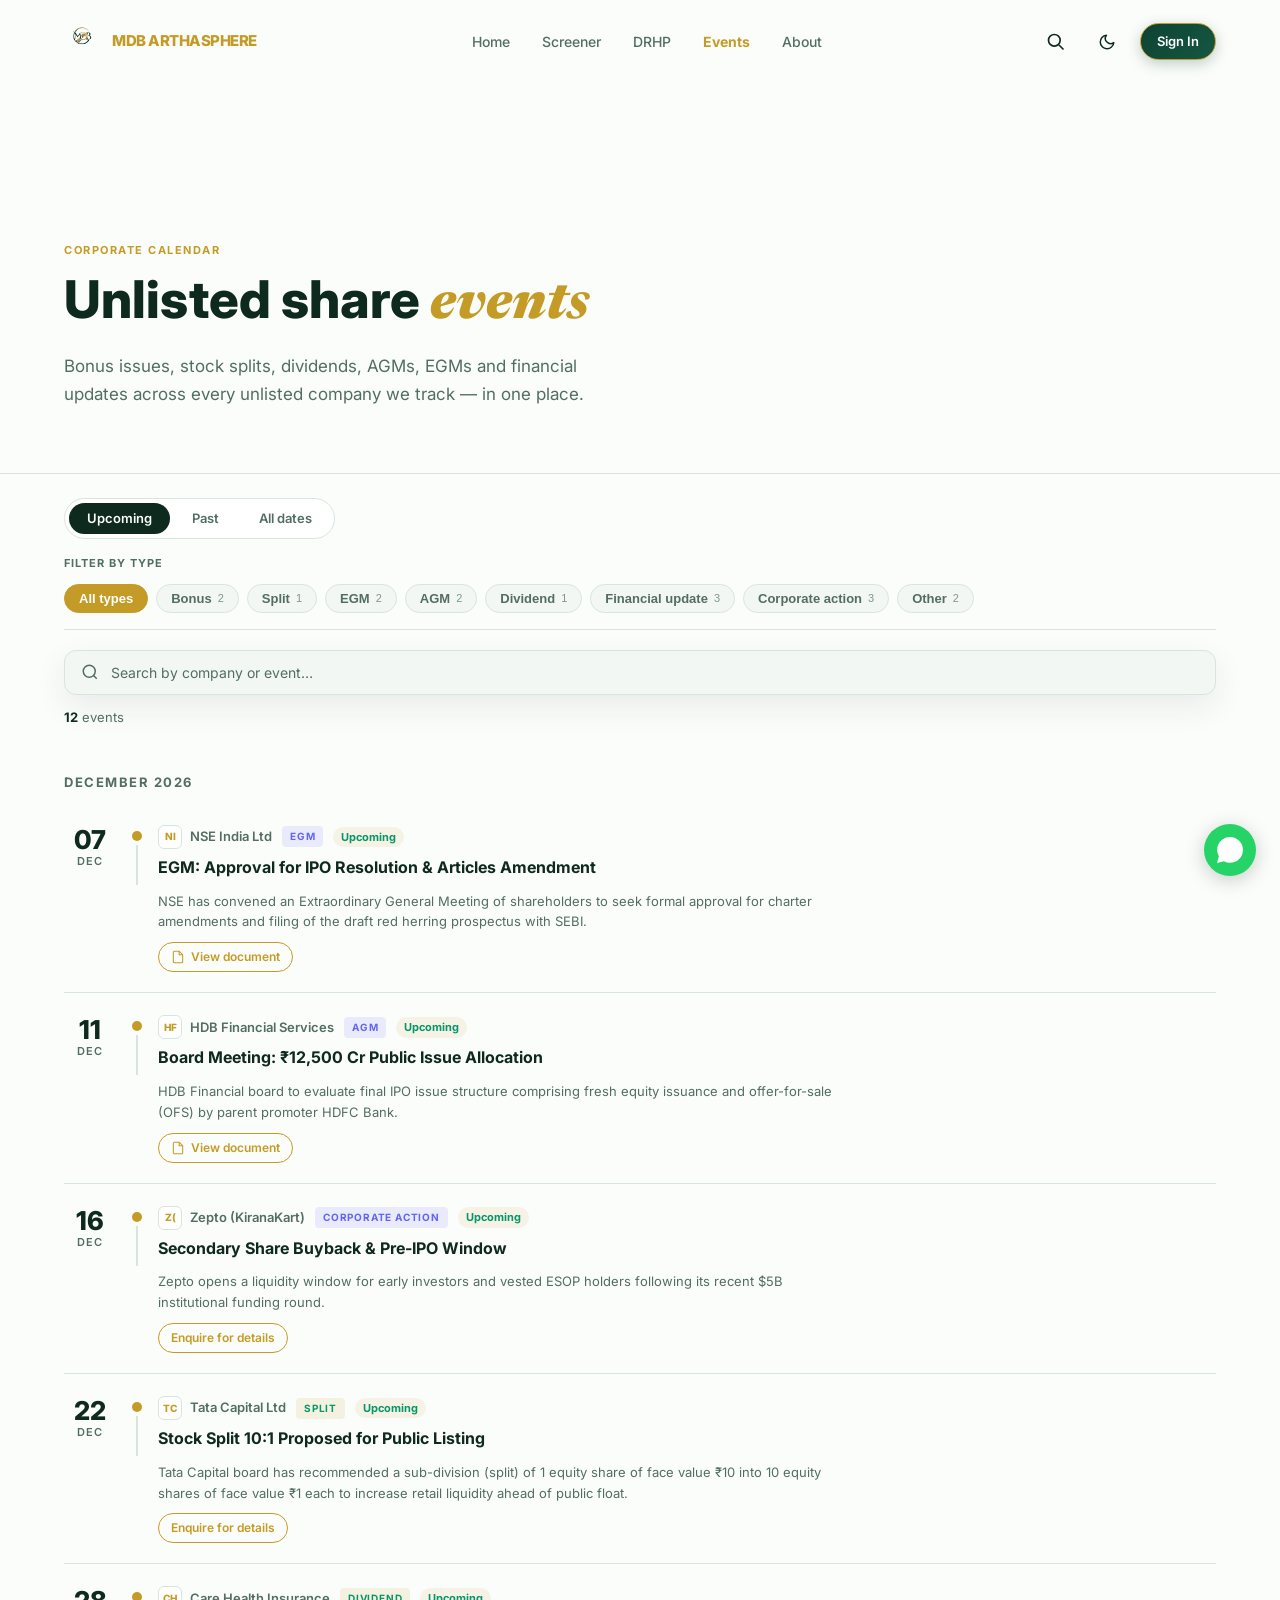
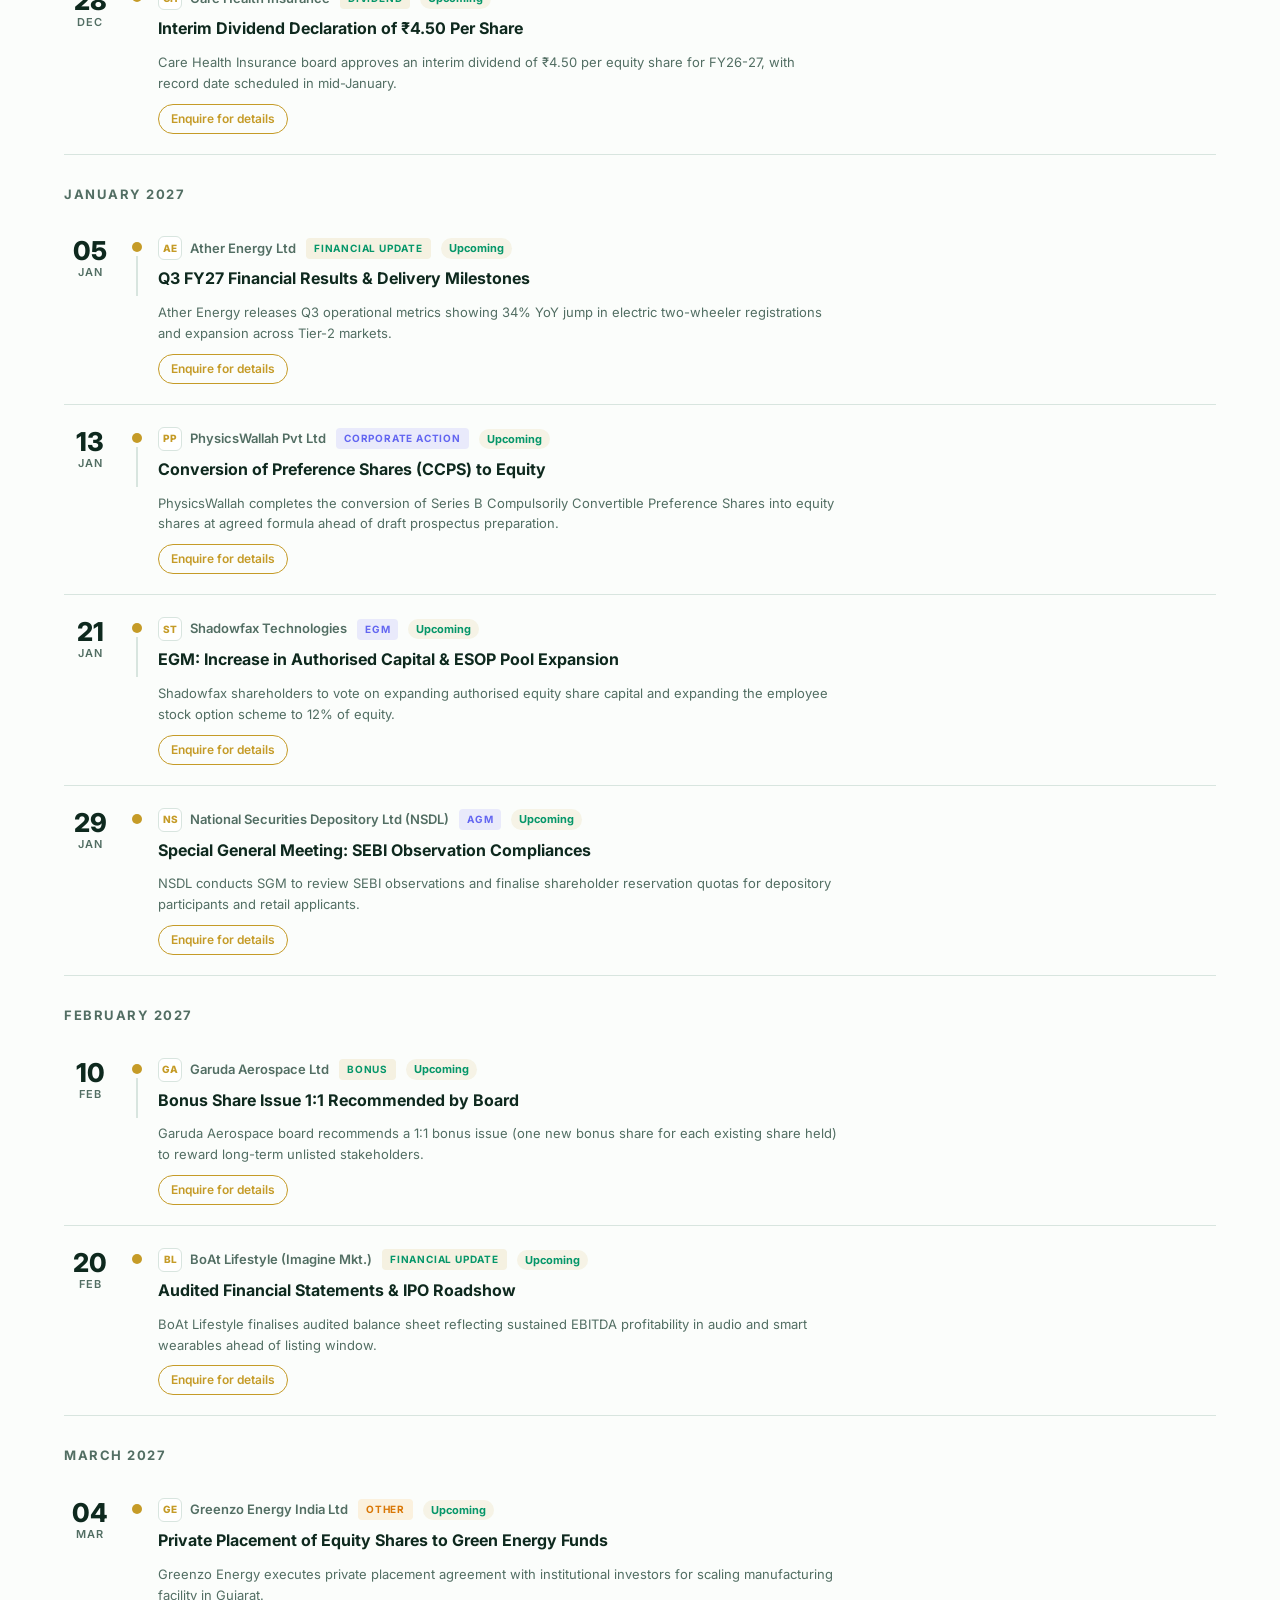
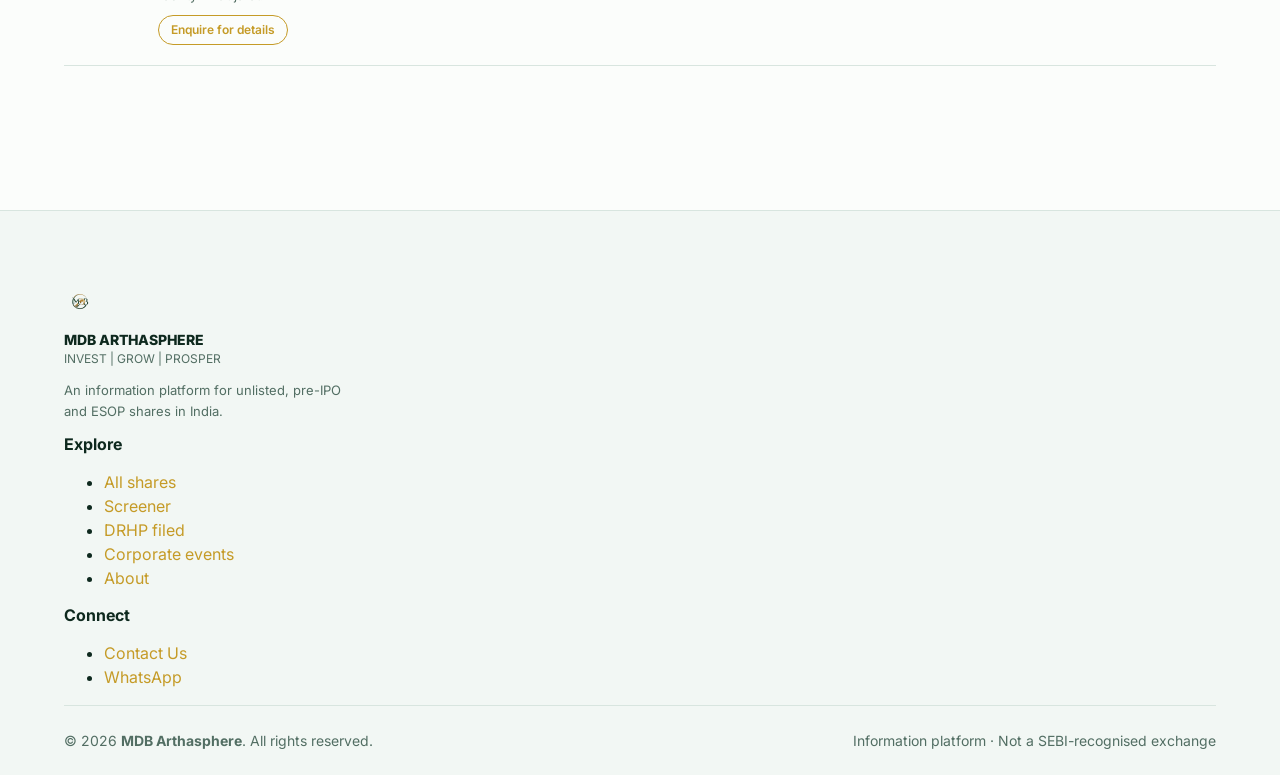
<file: events.html>
<!DOCTYPE html>
<html lang="en">
<head>
  
  
  <meta charset="UTF-8">
  <meta name="viewport" content="width=device-width, initial-scale=1.0">
  <title>Corporate Events — Bonus, Split, AGM, EGM | MDB Arthasphere</title>
  <meta name="description" content="Every corporate event across India's unlisted and pre-IPO companies — bonus issues, stock splits, dividends, AGMs, EGMs and financial updates.">
  <link rel="stylesheet" href="css/design-system.css?v=21">
  <link rel="stylesheet" href="css/layout.css?v=21">
  <link rel="stylesheet" href="css/components.css?v=21">
  <link rel="stylesheet" href="css/pages.css?v=21">
  <link rel="stylesheet" href="css/animations.css?v=21">
  <style>
    /* ── Events Page Styles ─────────────────────────────────── */
    .ev-hero {
      padding: 80px 0 48px;
      border-bottom: 1px solid var(--border);
    }
    .ev-hero .eyebrow {
      display: inline-block;
      font-size: 11px;
      font-weight: 700;
      text-transform: uppercase;
      letter-spacing: 1.5px;
      color: var(--primary);
      margin-bottom: 12px;
    }
    .ev-hero h1 {
      font-size: clamp(32px, 5vw, 52px);
      font-weight: 800;
      margin-bottom: 16px;
      line-height: 1.1;
    }
    .ev-hero h1 em { font-style: italic; color: var(--primary); font-family: var(--font-serif); }
    .ev-hero .lede {
      font-size: 17px;
      color: var(--text-muted);
      max-width: 560px;
      line-height: 1.65;
    }

    /* ── Control Bar ──────────────────────────────────────── */
    .ev-bar {
      display: flex;
      flex-direction: column;
      gap: 12px;
      padding: 24px 0 16px;
      border-bottom: 1px solid var(--border);
    }
    .ev-seg {
      display: flex;
      gap: 4px;
      background: var(--bg-card);
      border: 1px solid var(--border);
      border-radius: var(--radius-full);
      padding: 4px;
      width: fit-content;
    }
    .ev-seg a {
      padding: 6px 18px;
      border-radius: var(--radius-full);
      font-size: 13px;
      font-weight: 600;
      color: var(--text-muted);
      transition: all 0.2s;
    }
    .ev-seg a.on, .ev-seg a:hover {
      background: var(--text);
      color: var(--bg);
    }
    .ev-type-rule {
      font-size: 11px;
      font-weight: 700;
      text-transform: uppercase;
      letter-spacing: 1px;
      color: var(--text-muted);
      margin-top: 4px;
    }
    .ev-chips {
      display: flex;
      flex-wrap: wrap;
      gap: 8px;
    }
    .ev-chip {
      display: inline-flex;
      align-items: center;
      gap: 6px;
      padding: 6px 14px;
      border-radius: var(--radius-full);
      border: 1px solid var(--border);
      font-size: 13px;
      font-weight: 600;
      color: var(--text-muted);
      cursor: pointer;
      transition: all 0.18s;
      background: var(--bg-surface);
    }
    .ev-chip:hover, .ev-chip.on {
      background: var(--primary);
      color: #fff;
      border-color: var(--primary);
    }
    .ev-chip .c {
      font-size: 11px;
      opacity: 0.7;
      font-weight: 500;
    }

    /* ── Search Bar ───────────────────────────────────────── */
    .ev-search {
      display: flex;
      align-items: center;
      gap: 10px;
      padding: 12px 16px;
      border: 1px solid var(--border);
      border-radius: var(--radius-md);
      background: var(--bg-surface);
      margin: 20px 0 8px;
      box-shadow: var(--shadow);
    }
    .ev-search svg { color: var(--text-muted); flex-shrink: 0; }
    .ev-search input {
      flex: 1;
      border: none;
      outline: none;
      background: transparent;
      font-size: 14px;
      color: var(--text);
      font-family: var(--font-sans);
    }
    .ev-search input::placeholder { color: var(--text-muted); }
    .ev-count {
      font-size: 13px;
      color: var(--text-muted);
      margin-bottom: 16px;
    }
    .ev-count b { color: var(--text); }

    /* ── Event Cards Timeline ─────────────────────────────── */
    .ev-wrap { padding-bottom: 64px; }
    .ev-month {
      padding: 32px 0 12px;
    }
    .ev-month h2 {
      font-size: 13px;
      font-weight: 700;
      text-transform: uppercase;
      letter-spacing: 1.5px;
      color: var(--text-muted);
    }
    .ev-list {
      display: flex;
      flex-direction: column;
      gap: 0;
    }
    .ev-card {
      display: grid;
      grid-template-columns: 52px 2px 1fr;
      gap: 0 20px;
      padding: 20px 0;
      border-bottom: 1px solid var(--border);
      align-items: start;
      transition: background 0.15s;
    }
    .ev-card:hover { background: var(--bg-card); border-radius: var(--radius-md); }
    .ev-date {
      display: flex;
      flex-direction: column;
      align-items: center;
      padding-top: 4px;
    }
    .ev-date .dd {
      font-size: 26px;
      font-weight: 800;
      color: var(--text);
      line-height: 1;
    }
    .ev-date .dm {
      font-size: 11px;
      font-weight: 600;
      text-transform: uppercase;
      letter-spacing: 1px;
      color: var(--text-muted);
    }
    .ev-dot-col {
      display: flex;
      flex-direction: column;
      align-items: center;
      padding-top: 8px;
    }
    .ev-dot {
      width: 10px;
      height: 10px;
      border-radius: 50%;
      background: var(--primary);
      flex-shrink: 0;
    }
    .ev-dot-line {
      width: 2px;
      flex: 1;
      background: var(--border);
      margin-top: 4px;
      min-height: 40px;
    }
    .ev-body { padding-top: 2px; }
    .ev-top {
      display: flex;
      align-items: center;
      gap: 10px;
      flex-wrap: wrap;
      margin-bottom: 8px;
    }
    .ev-co {
      display: flex;
      align-items: center;
      gap: 8px;
      font-size: 13px;
      font-weight: 600;
      color: var(--text-muted);
      text-decoration: none;
    }
    .ev-co:hover { color: var(--primary); }
    .ev-co-logo {
      width: 24px;
      height: 24px;
      border-radius: 6px;
      background: var(--bg-card);
      border: 1px solid var(--border);
      display: flex;
      align-items: center;
      justify-content: center;
      font-size: 10px;
      font-weight: 800;
      color: var(--primary);
      flex-shrink: 0;
    }
    .ev-badge {
      font-size: 10px;
      font-weight: 700;
      text-transform: uppercase;
      letter-spacing: 0.8px;
      padding: 3px 8px;
      border-radius: 4px;
    }
    .ev-badge.em { background: rgba(var(--primary-rgb),0.12); color: #059669; }
    .ev-badge.nt { background: rgba(99,102,241,0.12); color: #6366f1; }
    .ev-badge.mt { background: rgba(245,158,11,0.12); color: #d97706; }
    .ev-badge.red { background: rgba(239,68,68,0.12); color: #dc2626; }
    .ev-title {
      font-size: 16px;
      font-weight: 700;
      margin-bottom: 6px;
      color: var(--text);
      line-height: 1.3;
    }
    .ev-desc {
      font-size: 13px;
      color: var(--text-muted);
      line-height: 1.6;
      margin-bottom: 10px;
      max-width: 680px;
    }
    .ev-doc {
      display: inline-flex;
      align-items: center;
      gap: 6px;
      font-size: 12px;
      font-weight: 600;
      color: var(--primary);
      text-decoration: none;
      border: 1px solid var(--primary);
      padding: 5px 12px;
      border-radius: var(--radius-full);
      transition: all 0.18s;
    }
    .ev-doc:hover {
      background: var(--primary);
      color: #fff;
    }
    .ev-empty {
      text-align: center;
      padding: 80px 0;
      color: var(--text-muted);
    }
    .ev-empty h3 { margin-bottom: 8px; color: var(--text); }

    /* ── Upcoming / Past label ────────────────────────────── */
    .ev-pill-up { background: rgba(var(--primary-rgb),0.1); color: #059669; font-size:11px; font-weight:700; padding:2px 8px; border-radius: 20px; }
    .ev-pill-past { background: rgba(100,116,139,0.1); color: var(--text-muted); font-size:11px; font-weight:700; padding:2px 8px; border-radius: 20px; }

    @media (max-width: 640px) {
      .ev-card {
        grid-template-columns: 44px 2px 1fr;
        gap: 0 12px;
      }
      .ev-date .dd {
        font-size: 22px;
      }
      .ev-hero {
        padding: 40px 0 28px;
      }
      .ev-chips {
        gap: 6px;
      }
      .ev-chip {
        padding: 5px 10px;
        font-size: 12px;
      }
    }
  </style>
</head>
<body>

  <!-- ── Header ───────────────────────────────────────────── -->
  <header class="header" id="header">
    <div class="header-inner wrap">
      <a href="index.html" class="brand">
        <img src="images/logo.png" alt="MDB Arthasphere" class="brand-logo" style="height:36px;">
        <span class="brand-name" style="font-weight:800; font-size:15px; letter-spacing:-0.5px;">MDB <span style="color:var(--primary);">ARTHASPHERE</span></span>
      </a>
                        <nav class="nav-links" id="nav-links">
        <a href="index.html">Home</a>
        <a href="screener.html">Screener</a>
        <a href="drhp.html">DRHP</a>
        <a href="events.html" style="color: var(--primary); font-weight: 700;">Events</a>
        <a href="about.html">About</a>
      </nav>
      <div class="header-actions">
        <button class="search-trigger" aria-label="Search" title="Search (Ctrl+K)">
          <svg width="20" height="20" fill="none" stroke="currentColor" stroke-width="2" viewBox="0 0 24 24"><path d="M21 21l-6-6m2-5a7 7 0 11-14 0 7 7 0 0114 0z"></path></svg>
        </button>

        <button class="theme-toggle" id="theme-toggle" aria-label="Toggle Dark Mode">
          <svg width="20" height="20" fill="none" stroke="currentColor" stroke-width="2" viewBox="0 0 24 24"><path d="M20.354 15.354A9 9 0 018.646 3.646 9.003 9.003 0 0012 21a9.003 9.003 0 008.354-5.646z"></path></svg>
        </button>
        <a href="login.html" class="btn btn-primary" id="auth-btn" style="font-size:13px; padding:8px 16px;">Sign In</a>
        <button class="nav-toggle" id="nav-toggle" aria-label="Menu">
          <span></span><span></span><span></span>
        </button>
      </div>
    </div>
  </header>

  <!-- ── Events Main ──────────────────────────────────────── -->
  <main style="min-height: 80vh; padding-top: 72px;">
    <!-- Hero -->
    <section class="ev-hero">
      <div class="wrap">
        <span class="eyebrow">Corporate calendar</span>
        <h1>Unlisted share <em>events</em></h1>
        <p class="lede">Bonus issues, stock splits, dividends, AGMs, EGMs and financial updates across every unlisted company we track — in one place.</p>
      </div>
    </section>

    <div class="wrap">
      <!-- Filters Bar -->
      <div class="ev-bar" id="ev-bar">
        <div class="ev-seg">
          <a href="#" class="on" data-time="upcoming" onclick="filterTime(this,'upcoming');return false;">Upcoming</a>
          <a href="#" data-time="past" onclick="filterTime(this,'past');return false;">Past</a>
          <a href="#" data-time="all" onclick="filterTime(this,'all');return false;">All dates</a>
        </div>
        <div class="ev-type-rule">Filter by type</div>
        <div class="ev-chips" id="ev-chips">
          <button class="ev-chip on" data-type="all" onclick="filterType(this,'all')">All types</button>
          <button class="ev-chip" data-type="bonus" onclick="filterType(this,'bonus')">Bonus <span class="c" id="cnt-bonus">0</span></button>
          <button class="ev-chip" data-type="split" onclick="filterType(this,'split')">Split <span class="c" id="cnt-split">0</span></button>
          <button class="ev-chip" data-type="egm" onclick="filterType(this,'egm')">EGM <span class="c" id="cnt-egm">0</span></button>
          <button class="ev-chip" data-type="agm" onclick="filterType(this,'agm')">AGM <span class="c" id="cnt-agm">0</span></button>
          <button class="ev-chip" data-type="dividend" onclick="filterType(this,'dividend')">Dividend <span class="c" id="cnt-dividend">0</span></button>
          <button class="ev-chip" data-type="financial_update" onclick="filterType(this,'financial_update')">Financial update <span class="c" id="cnt-financial_update">0</span></button>
          <button class="ev-chip" data-type="corporate_action" onclick="filterType(this,'corporate_action')">Corporate action <span class="c" id="cnt-corporate_action">0</span></button>
          <button class="ev-chip" data-type="others" onclick="filterType(this,'others')">Other <span class="c" id="cnt-others">0</span></button>
        </div>
      </div>

      <!-- Search -->
      <div class="ev-search">
        <svg viewBox="0 0 24 24" fill="none" stroke="currentColor" stroke-width="2" width="18" height="18"><circle cx="11" cy="11" r="8"></circle><path d="m21 21-4.3-4.3"></path></svg>
        <input type="text" id="ev-search-input" placeholder="Search by company or event…" oninput="renderEvents()">
      </div>
      <p class="ev-count"><b id="ev-count-num">0</b> events</p>

      <!-- Events List -->
      <div class="ev-wrap" id="ev-wrap"></div>
    </div>
  </main>

  <!-- ── Footer ───────────────────────────────────────────── -->
  <footer class="footer">
    <div class="wrap">
      <div class="footer-grid">
        <div>
          <div class="footer-brand">
            <img src="images/logo.png" alt="MDB Arthasphere" style="height:32px;">
            <div>
              <div style="font-weight:800; font-size:14px;">MDB ARTHASPHERE</div>
              <div style="font-size:12px; color:var(--text-muted);">INVEST | GROW | PROSPER</div>
            </div>
          </div>
          <p style="font-size:13px; color:var(--text-muted); margin-top:12px; max-width:280px; line-height:1.6;">An information platform for unlisted, pre-IPO and ESOP shares in India.</p>
        </div>
        <div>
          <h4 class="footer-heading">Explore</h4>
          <ul class="footer-links">
            <li><a href="shares.html">All shares</a></li>
            <li><a href="screener.html">Screener</a></li>
            <li><a href="drhp.html">DRHP filed</a></li>
            <li><a href="events.html">Corporate events</a></li>
            <li><a href="about.html">About</a></li>
          </ul>
        </div>
        <div>
          <h4 class="footer-heading">Connect</h4>
          <ul class="footer-links">
            <li><a href="contact.html">Contact Us</a></li>
            <li><a href="https://wa.me/919354082477" target="_blank">WhatsApp</a></li>
          </ul>
        </div>
      </div>
      <div class="fbottom">
        <span>© 2026 <b>MDB Arthasphere</b>. All rights reserved.</span>
        <span>Information platform · Not a SEBI-recognised exchange</span>
      </div>
    </div>
  </footer>

  <script>
    // ── Event Data ────────────────────────────────────────────
    // Dynamic date helper to ensure events are always fresh and active
    const now = new Date();
    const currentYear = now.getFullYear();
    const currentMonth = now.getMonth(); // 0-based

    function getFutureDate(daysAhead) {
      const d = new Date(now.getTime() + daysAhead * 24 * 60 * 60 * 1000);
      return d.toISOString().split('T')[0];
    }
    function getPastDate(daysAgo) {
      const d = new Date(now.getTime() - daysAgo * 24 * 60 * 60 * 1000);
      return d.toISOString().split('T')[0];
    }

    const EVENTS = [
      // ── Upcoming Events ──────────────────────────────────────
      {
        date: getFutureDate(3), action: 'egm', company: 'NSE India Ltd',
        title: 'EGM: Approval for IPO Resolution & Articles Amendment',
        desc: 'NSE has convened an Extraordinary General Meeting of shareholders to seek formal approval for charter amendments and filing of the draft red herring prospectus with SEBI.',
        doc: 'https://cms.unlistedzone.com/api/public/reports/events/154/event-1788239644.pdf'
      },
      {
        date: getFutureDate(7), action: 'agm', company: 'HDB Financial Services',
        title: 'Board Meeting: ₹12,500 Cr Public Issue Allocation',
        desc: 'HDB Financial board to evaluate final IPO issue structure comprising fresh equity issuance and offer-for-sale (OFS) by parent promoter HDFC Bank.',
        doc: 'https://cms.unlistedzone.com/api/public/reports/events/237/event-1788168407.pdf'
      },
      {
        date: getFutureDate(12), action: 'corporate_action', company: 'Zepto (KiranaKart)',
        title: 'Secondary Share Buyback & Pre-IPO Window',
        desc: 'Zepto opens a liquidity window for early investors and vested ESOP holders following its recent $5B institutional funding round.',
        doc: null
      },
      {
        date: getFutureDate(18), action: 'split', company: 'Tata Capital Ltd',
        title: 'Stock Split 10:1 Proposed for Public Listing',
        desc: 'Tata Capital board has recommended a sub-division (split) of 1 equity share of face value ₹10 into 10 equity shares of face value ₹1 each to increase retail liquidity ahead of public float.',
        doc: null
      },
      {
        date: getFutureDate(24), action: 'dividend', company: 'Care Health Insurance',
        title: 'Interim Dividend Declaration of ₹4.50 Per Share',
        desc: 'Care Health Insurance board approves an interim dividend of ₹4.50 per equity share for FY26-27, with record date scheduled in mid-January.',
        doc: null
      },
      {
        date: getFutureDate(32), action: 'financial_update', company: 'Ather Energy Ltd',
        title: 'Q3 FY27 Financial Results & Delivery Milestones',
        desc: 'Ather Energy releases Q3 operational metrics showing 34% YoY jump in electric two-wheeler registrations and expansion across Tier-2 markets.',
        doc: null
      },
      {
        date: getFutureDate(40), action: 'corporate_action', company: 'PhysicsWallah Pvt Ltd',
        title: 'Conversion of Preference Shares (CCPS) to Equity',
        desc: 'PhysicsWallah completes the conversion of Series B Compulsorily Convertible Preference Shares into equity shares at agreed formula ahead of draft prospectus preparation.',
        doc: null
      },
      {
        date: getFutureDate(48), action: 'egm', company: 'Shadowfax Technologies',
        title: 'EGM: Increase in Authorised Capital & ESOP Pool Expansion',
        desc: 'Shadowfax shareholders to vote on expanding authorised equity share capital and expanding the employee stock option scheme to 12% of equity.',
        doc: null
      },
      {
        date: getFutureDate(56), action: 'agm', company: 'National Securities Depository Ltd (NSDL)',
        title: 'Special General Meeting: SEBI Observation Compliances',
        desc: 'NSDL conducts SGM to review SEBI observations and finalise shareholder reservation quotas for depository participants and retail applicants.',
        doc: null
      },
      {
        date: getFutureDate(68), action: 'bonus', company: 'Garuda Aerospace Ltd',
        title: 'Bonus Share Issue 1:1 Recommended by Board',
        desc: 'Garuda Aerospace board recommends a 1:1 bonus issue (one new bonus share for each existing share held) to reward long-term unlisted stakeholders.',
        doc: null
      },
      {
        date: getFutureDate(78), action: 'financial_update', company: 'BoAt Lifestyle (Imagine Mkt.)',
        title: 'Audited Financial Statements & IPO Roadshow',
        desc: 'BoAt Lifestyle finalises audited balance sheet reflecting sustained EBITDA profitability in audio and smart wearables ahead of listing window.',
        doc: null
      },
      {
        date: getFutureDate(90), action: 'others', company: 'Greenzo Energy India Ltd',
        title: 'Private Placement of Equity Shares to Green Energy Funds',
        desc: 'Greenzo Energy executes private placement agreement with institutional investors for scaling manufacturing facility in Gujarat.',
        doc: null
      },

      // ── Recent Past Events ──────────────────────────────────
      {
        date: getPastDate(5), action: 'corporate_action', company: 'Swiggy Ltd',
        title: 'Secondary Price Discovery & Market Transition to Exchanges',
        desc: 'Swiggy shares transition smoothly from unlisted market secondary settlement to major national bourses following stellar listing subscription.',
        doc: null
      },
      {
        date: getPastDate(12), action: 'financial_update', company: 'Reliance Retail Ventures Ltd',
        title: 'H1 FY27 Performance & Revenue Milestone',
        desc: 'Reliance Retail reports landmark revenue figures across grocery and consumer electronics with sustained store footprint expansion.',
        doc: null
      },
      {
        date: getPastDate(20), action: 'bonus', company: 'Agro Tech Foods Ltd',
        title: 'Bonus Issue 1:2 Record Date Concluded',
        desc: 'Agro Tech Foods completes 1:2 bonus share credit into shareholders demat accounts following board and regulatory approvals.',
        doc: null
      },
      {
        date: getPastDate(35), action: 'others', company: 'MSEI (Metropolitan Stock Exchange)',
        title: 'Capital Restructuring & Technology Upgrade Resolution',
        desc: 'MSEI general meeting approves strategic rights subscription to bolster core settlement infrastructure and trading systems.',
        doc: null
      }
    ];

    const BADGE_TONE = {
      bonus: 'em', split: 'em', dividend: 'em', financial_update: 'em',
      egm: 'nt', agm: 'nt', corporate_action: 'nt', others: 'mt'
    };
    const ACTION_LABEL = {
      bonus: 'Bonus', split: 'Split', egm: 'EGM', agm: 'AGM',
      dividend: 'Dividend', financial_update: 'Financial update',
      corporate_action: 'Corporate action', others: 'Other'
    };

    let currentTime = 'upcoming';
    let currentType = 'all';
    const today = new Date().toISOString().split('T')[0];

    function filterTime(el, t) {
      currentTime = t;
      document.querySelectorAll('.ev-seg a').forEach(a => a.classList.remove('on'));
      el.classList.add('on');
      renderEvents();
    }

    function filterType(el, t) {
      currentType = t;
      document.querySelectorAll('.ev-chip').forEach(c => c.classList.remove('on'));
      el.classList.add('on');
      renderEvents();
    }

    function initCounts() {
      const types = ['bonus','split','egm','agm','dividend','financial_update','corporate_action','others'];
      types.forEach(t => {
        const cnt = EVENTS.filter(e => e.action === t).length;
        const el = document.getElementById('cnt-' + t);
        if (el) el.textContent = cnt;
      });
    }

    function renderEvents() {
      const q = document.getElementById('ev-search-input').value.toLowerCase();
      let filtered = EVENTS.filter(ev => {
        const timeOk = currentTime === 'all' ? true :
                       currentTime === 'upcoming' ? ev.date >= today :
                       ev.date < today;
        const typeOk = currentType === 'all' || ev.action === currentType;
        const searchOk = !q || ev.company.toLowerCase().includes(q) || ev.title.toLowerCase().includes(q) || ev.desc.toLowerCase().includes(q);
        return timeOk && typeOk && searchOk;
      });

      // Sort by date
      filtered = filtered.sort((a, b) => currentTime === 'past' ?
        new Date(b.date) - new Date(a.date) :
        new Date(a.date) - new Date(b.date));

      document.getElementById('ev-count-num').textContent = filtered.length;
      const wrap = document.getElementById('ev-wrap');

      if (!filtered.length) {
        wrap.innerHTML = '<div class="ev-empty"><h3>No events found</h3><p>Try adjusting your filters or search term.</p></div>';
        return;
      }

      // Group by month
      const byMonth = {};
      filtered.forEach(ev => {
        const d = new Date(ev.date);
        const key = d.toLocaleString('en-IN', { month: 'long', year: 'numeric' });
        if (!byMonth[key]) byMonth[key] = [];
        byMonth[key].push(ev);
      });

      let html = '';
      for (const [month, evs] of Object.entries(byMonth)) {
        html += '<div class="ev-month"><h2>' + month + '</h2></div>';
        html += '<div class="ev-list">';
        evs.forEach((ev, i) => {
          const d = new Date(ev.date);
          const dd = d.getDate().toString().padStart(2,'0');
          const dm = d.toLocaleString('en-IN', { month: 'short' });
          const badge = BADGE_TONE[ev.action] || 'mt';
          const label = ACTION_LABEL[ev.action] || ev.action;
          const initials = ev.company.split(' ').map(w=>w[0]).join('').substring(0,2).toUpperCase();
          const isLast = i === evs.length - 1;

          html += `
            <article class="ev-card">
              <div class="ev-date">
                <span class="dd">${dd}</span>
                <span class="dm">${dm}</span>
              </div>
              <div class="ev-dot-col">
                <div class="ev-dot"></div>
                ${!isLast ? '<div class="ev-dot-line"></div>' : ''}
              </div>
              <div class="ev-body">
                <div class="ev-top">
                  <a href="#" class="ev-co">
                    <div class="ev-co-logo">${initials}</div>
                    ${ev.company}
                  </a>
                  <span class="ev-badge ${badge}">${label}</span>
                  ${ev.date >= today ? '<span class="ev-pill-up">Upcoming</span>' : '<span class="ev-pill-past">Past</span>'}
                </div>
                <h3 class="ev-title">${ev.title}</h3>
                <p class="ev-desc">${ev.desc}</p>
                ${ev.doc ? `<a class="ev-doc" href="${ev.doc}" target="_blank" rel="noopener">
                  <svg viewBox="0 0 24 24" fill="none" stroke="currentColor" stroke-width="1.8" width="14" height="14"><path d="M14 2H6a2 2 0 0 0-2 2v16a2 2 0 0 0 2 2h12a2 2 0 0 0 2-2V8Z"></path><path d="M14 2v6h6"></path></svg>
                  View document
                </a>` : '<a class="ev-doc" href="https://wa.me/919354082477" target="_blank">Enquire for details</a>'}
              </div>
            </article>`;
        });
        html += '</div>';
      }
      wrap.innerHTML = html;
    }

    initCounts();
    renderEvents();
  </script>

  <script src="js/shares-data.js"></script>
  <script src="js/search.js"></script>
  <script src="js/app.js"></script>

  <!-- WhatsApp FAB -->
  <a href="https://wa.me/919354082477" class="wa-fab" target="_blank" aria-label="Chat on WhatsApp" style="position:fixed;bottom:24px;right:24px;width:52px;height:52px;background:#25d366;border-radius:50%;display:flex;align-items:center;justify-content:center;box-shadow:0 4px 20px rgba(0,0,0,0.2);z-index:9999;text-decoration:none;">
    <svg viewBox="0 0 24 24" fill="white" width="26" height="26"><path d="M.057 24l1.687-6.163a11.867 11.867 0 01-1.587-5.945C.16 5.335 5.5 0 12.066 0a11.82 11.82 0 018.413 3.488 11.82 11.82 0 013.48 8.414c-.003 6.557-5.338 11.892-11.893 11.892a11.9 11.9 0 01-5.688-1.448L.057 24z"></path></svg>
  </a>

</body>
</html>
</file>
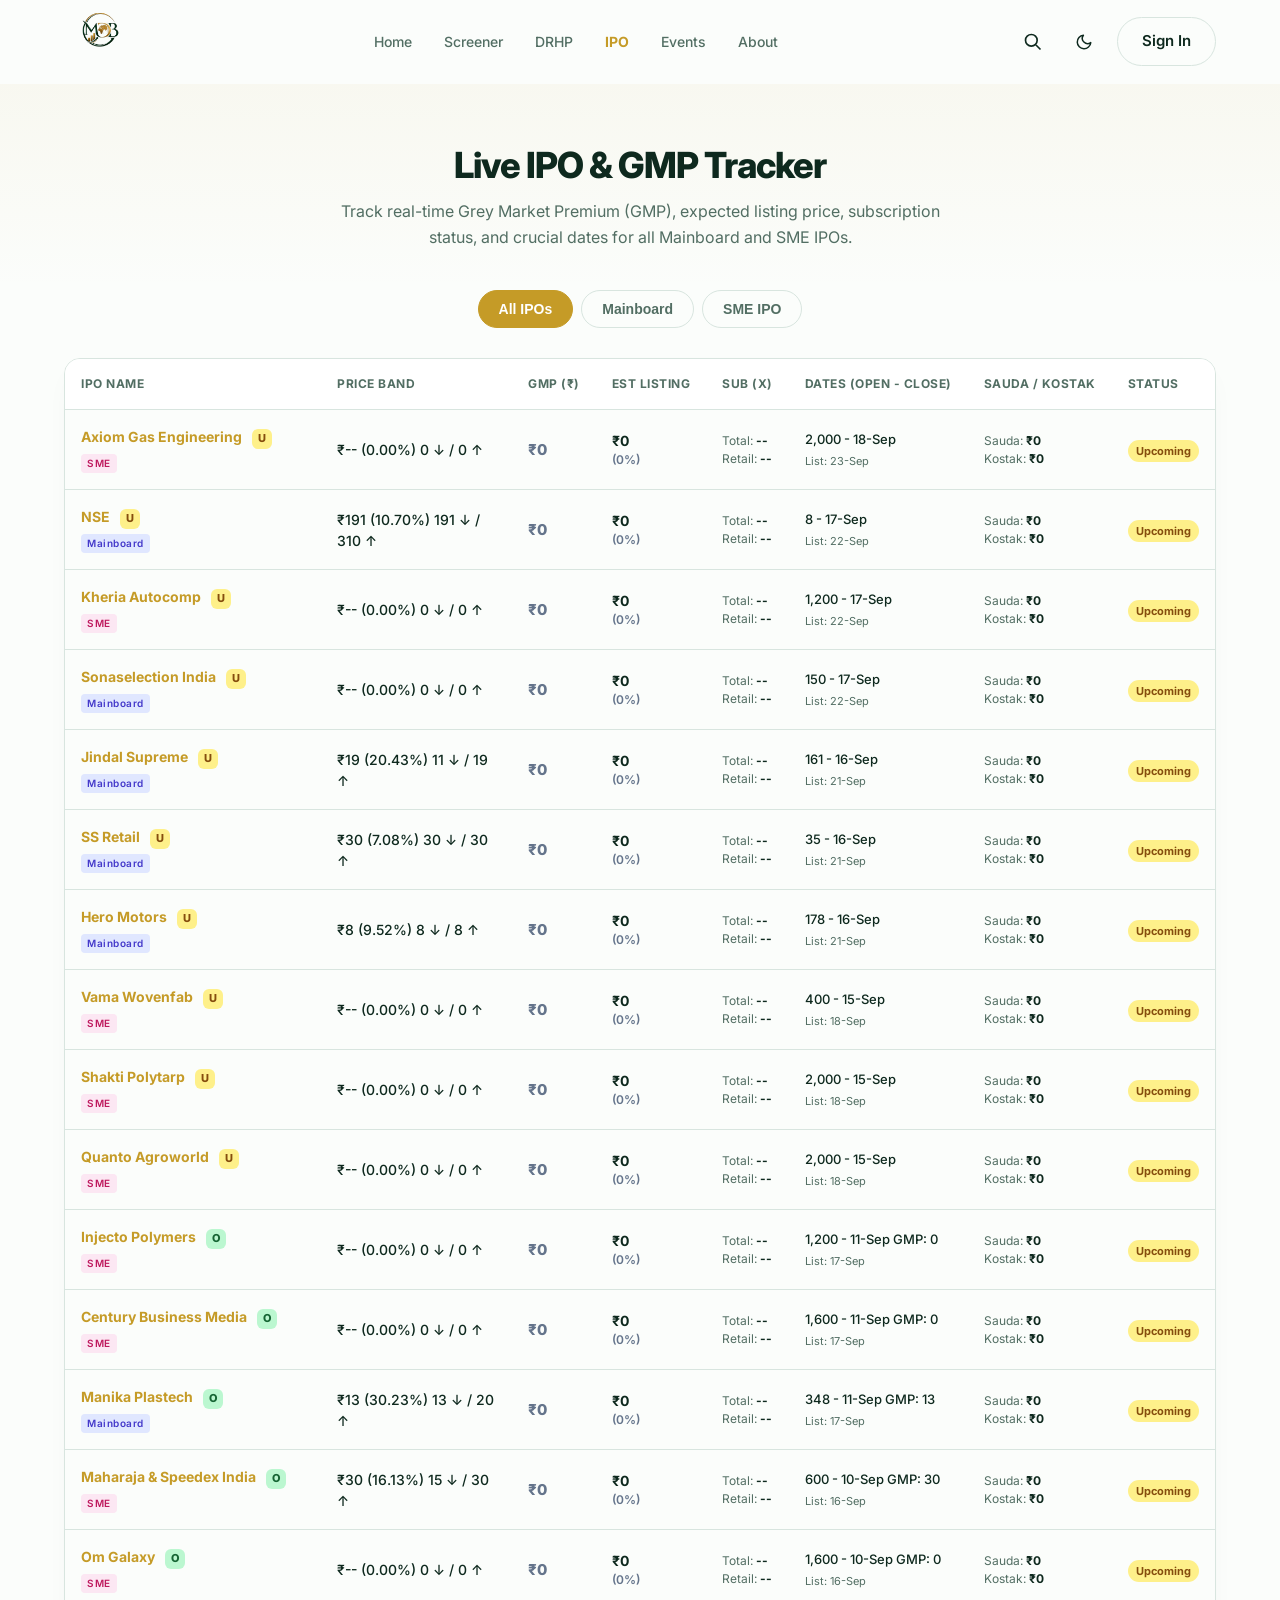
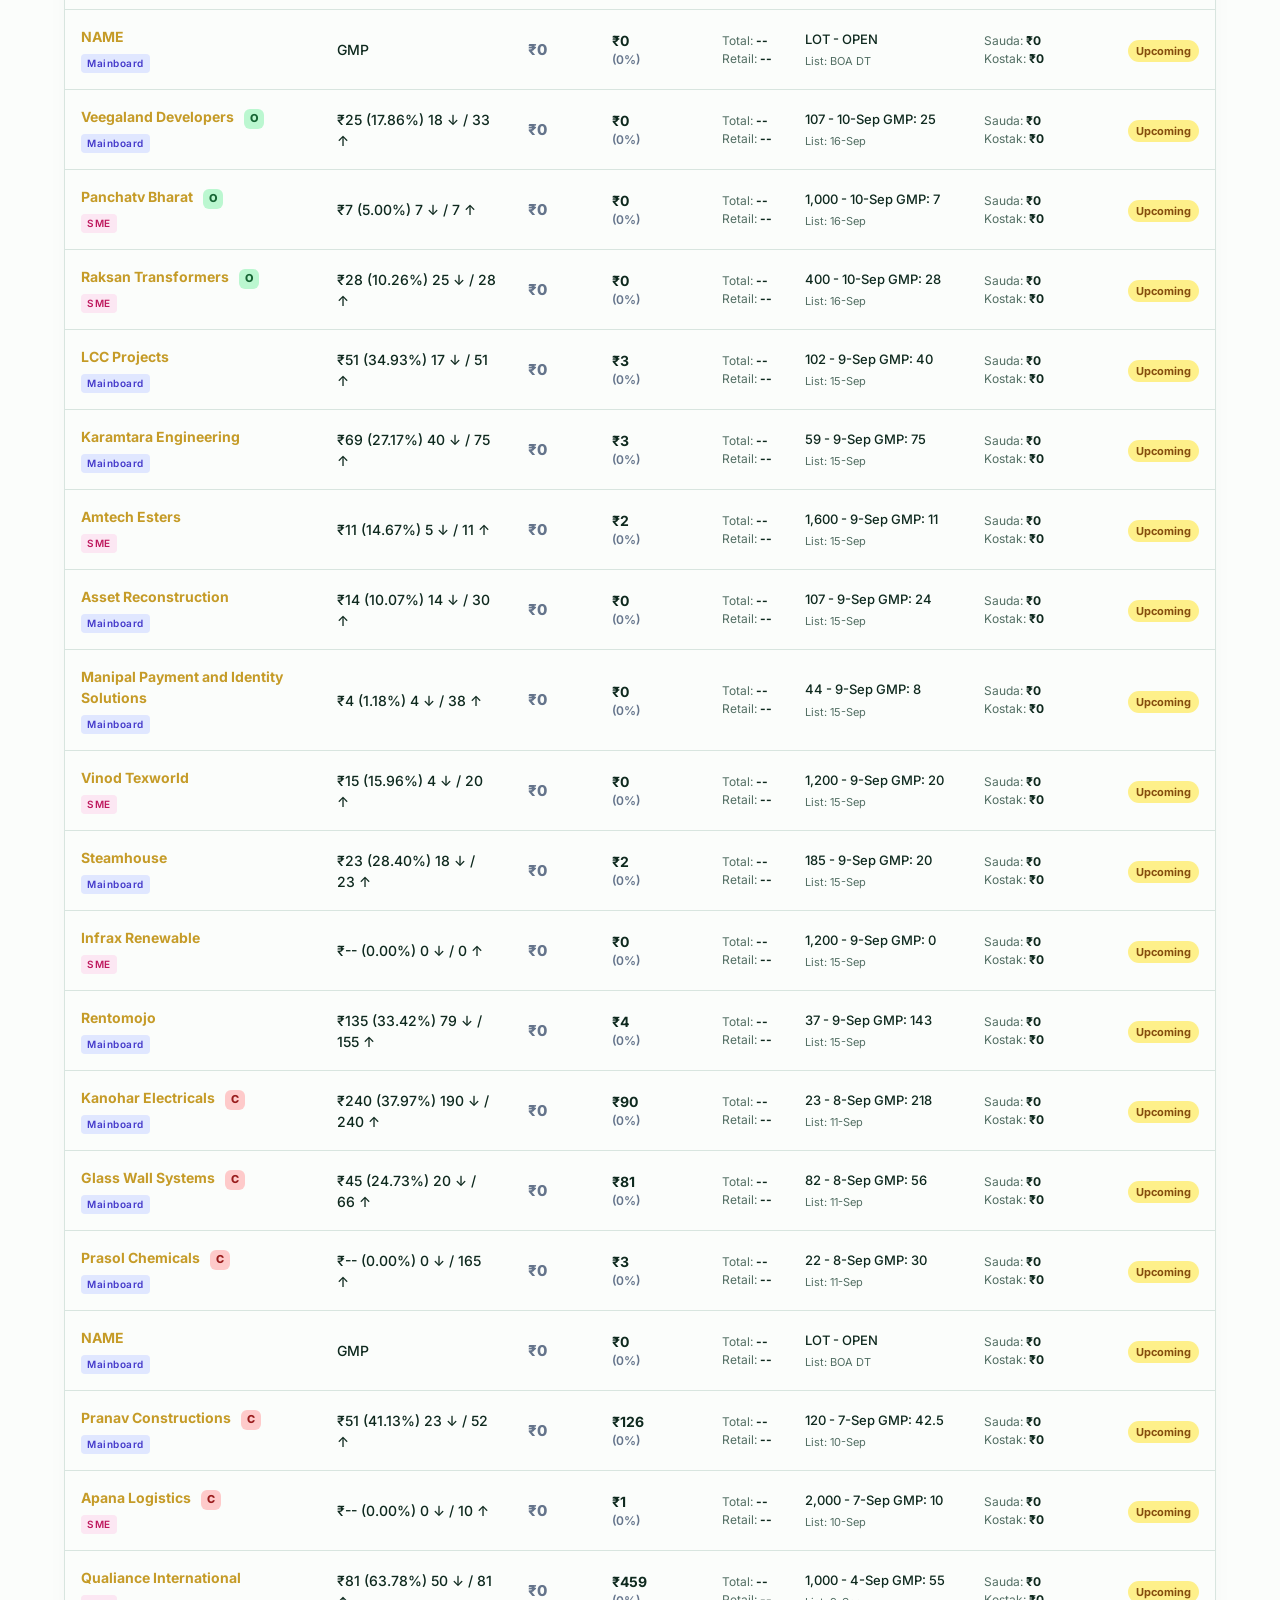
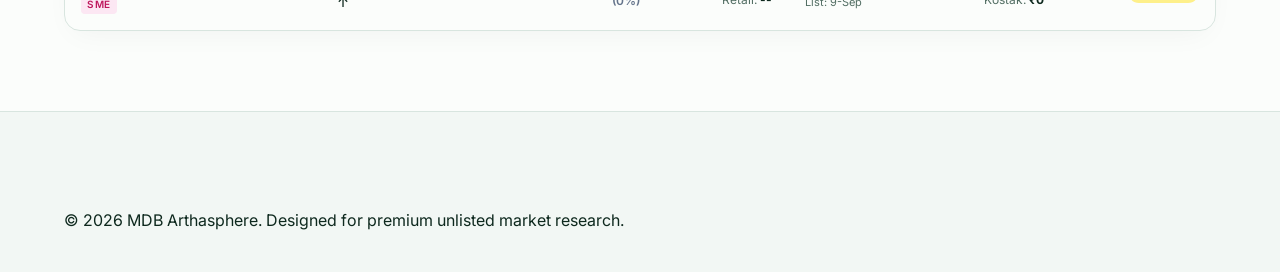
<file: ipo-gmp.html>
<!DOCTYPE html>
<html lang="en">
<head>
  
  
  <meta charset="UTF-8">
  <meta name="viewport" content="width=device-width, initial-scale=1.0">
  <title>Live IPO GMP | Mainboard and SME IPOs | MDB Arthasphere</title>
  <meta name="description" content="Track Live IPO Grey Market Premium (GMP), expected listing price, subscription status, and IPO dates.">
  
  <link rel="preconnect" href="https://fonts.googleapis.com">
  <link rel="preconnect" href="https://fonts.gstatic.com" crossorigin>
  <link href="https://fonts.googleapis.com/css2?family=Inter:wght@300;400;500;600;700;800&display=swap" rel="stylesheet">
  
  <link rel="stylesheet" href="css/design-system.css?v=21">
  <link rel="stylesheet" href="css/layout.css?v=21">
  <link rel="stylesheet" href="css/components.css?v=21">
  <style>
    /* IPO GMP Specific Styles */
    .gmp-header {
      padding: 60px 0 40px;
      text-align: center;
      background: linear-gradient(180deg, rgba(var(--primary-rgb), 0.05) 0%, transparent 100%);
    }
    .gmp-header h1 {
      font-size: 36px;
      font-weight: 800;
      letter-spacing: -1px;
      color: var(--text);
      margin-bottom: 12px;
    }
    .gmp-header p {
      font-size: 16px;
      color: var(--text-muted);
      max-width: 600px;
      margin: 0 auto;
      line-height: 1.6;
    }

    /* Status Indicators (U, O, C) */
    .indicator-badge {
      display: inline-flex;
      align-items: center;
      justify-content: center;
      width: 20px;
      height: 20px;
      border-radius: 6px;
      font-size: 11px;
      font-weight: 800;
      line-height: 1;
      margin-left: 2px;
    }
    .ind-u { background: #fef08a; color: #854d0e; }
    .ind-o { background: #bbf7d0; color: #166534; }
    .ind-c { background: #fecaca; color: #991b1b; }
    
    .filter-tabs {
      display: flex;
      justify-content: center;
      gap: 8px;
      margin-bottom: 30px;
    }
    .filter-btn {
      padding: 10px 20px;
      border: 1px solid var(--border);
      background: var(--surface);
      color: var(--text-muted);
      border-radius: 99px;
      font-size: 14px;
      font-weight: 600;
      cursor: pointer;
      transition: all 0.2s;
    }
    .filter-btn:hover {
      background: var(--surface-hover);
      color: var(--text);
    }
    .filter-btn.active {
      background: var(--primary);
      border-color: var(--primary);
      color: #fff;
    }

    .table-wrapper {
      background: var(--surface);
      border: 1px solid var(--border);
      border-radius: 16px;
      overflow-x: auto;
      box-shadow: 0 10px 30px -10px rgba(0,0,0,0.05);
      margin-bottom: 60px;
    }
    .gmp-table {
      width: 100%;
      border-collapse: collapse;
      min-width: 1000px;
      text-align: left;
    }
    .gmp-table th {
      background: var(--bg-card);
      padding: 16px;
      font-size: 12px;
      font-weight: 700;
      color: var(--text-muted);
      text-transform: uppercase;
      letter-spacing: 0.5px;
      border-bottom: 1px solid var(--border);
      white-space: nowrap;
    }
    .gmp-table td {
      padding: 16px;
      font-size: 14px;
      color: var(--text);
      border-bottom: 1px solid var(--border);
      vertical-align: middle;
    }
    .gmp-table tr:hover td {
      background: var(--bg-card);
    }
    .gmp-table tr:last-child td {
      border-bottom: none;
    }

    .ipo-name {
      font-weight: 700;
      color: var(--primary);
      text-decoration: none;
      display: block;
      margin-bottom: 4px;
    }
    .ipo-name:hover {
      text-decoration: underline;
    }
    .ipo-type-badge {
      display: inline-block;
      font-size: 10px;
      padding: 2px 6px;
      border-radius: 4px;
      font-weight: 600;
      letter-spacing: 0.5px;
    }
    .type-mainboard { background: #e0e7ff; color: #4338ca; }
    .type-sme { background: #fce7f3; color: #be185d; }
    
    .gmp-value {
      font-weight: 800;
      font-size: 15px;
    }
    .val-positive { color: var(--primary); }
    .val-negative { color: #ef4444; }
    .val-neutral { color: #64748b; }
    
    .fire-icon {
      color: #f97316;
      display: inline-block;
      margin-left: 4px;
      animation: pulse 2s infinite;
    }
    
    .status-badge {
      font-size: 11px;
      padding: 4px 8px;
      border-radius: 99px;
      font-weight: 700;
    }
    .status-upcoming { background: #fef08a; color: #854d0e; }
    .status-open { background: #bbf7d0; color: #166534; }
    .status-closed { background: #e2e8f0; color: var(--text-muted); }
    
    @keyframes pulse {
      0% { transform: scale(1); }
      50% { transform: scale(1.1); }
      100% { transform: scale(1); }
    }
  </style>
</head>
<body>

  <!-- Header -->
  <header class="header">
    <div class="wrap">
      <a href="index.html" class="brand" style="display:flex; align-items:center; text-decoration:none;">
        <img src="images/logo.png" alt="MDB Arthasphere" style="height:72px; width:auto; object-fit:contain;" />
      </a>
      
                  <nav class="nav-links" id="nav-links">
        <a href="index.html">Home</a>
        <a href="screener.html">Screener</a>
        <a href="drhp.html">DRHP</a>
        <a href="ipo-gmp.html" style="color: var(--primary); font-weight: 700;">IPO</a>
        <a href="events.html">Events</a>
        <a href="about.html">About</a>
      </nav>
      
      <div class="header-actions">
        <button class="search-trigger" aria-label="Search" title="Search (Ctrl+K)">
          <svg width="20" height="20" fill="none" stroke="currentColor" stroke-width="2" viewBox="0 0 24 24"><path d="M21 21l-6-6m2-5a7 7 0 11-14 0 7 7 0 0114 0z"></path></svg>
        </button>

        <button class="theme-toggle" id="theme-toggle" aria-label="Toggle Dark Mode">
          <svg width="20" height="20" fill="none" stroke="currentColor" stroke-width="2" viewBox="0 0 24 24"><path d="M20.354 15.354A9 9 0 018.646 3.646 9.003 9.003 0 0012 21a9.003 9.003 0 008.354-5.646z"></path></svg>
        </button>
        <a href="login.html" class="btn btn-ghost hide-sm" style="text-decoration:none;display:inline-flex;align-items:center;">Sign In</a>
      </div>
    </div>
  </header>

  <div class="gmp-header">
    <div class="wrap">
      <h1>Live IPO & GMP Tracker</h1>
      <p>Track real-time Grey Market Premium (GMP), expected listing price, subscription status, and crucial dates for all Mainboard and SME IPOs.</p>
    </div>
  </div>

  <div class="wrap">
    <div class="filter-tabs">
      <button class="filter-btn active" data-filter="All">All IPOs</button>
      <button class="filter-btn" data-filter="Mainboard">Mainboard</button>
      <button class="filter-btn" data-filter="SME">SME IPO</button>
    </div>

    <div class="table-wrapper">
      <table class="gmp-table">
        <thead>
          <tr>
            <th>IPO Name</th>
            <th>Price Band</th>
            <th>GMP (₹)</th>
            <th>Est Listing</th>
            <th>Sub (x)</th>
            <th>Dates (Open - Close)</th>
            <th>Sauda / Kostak</th>
            <th>Status</th>
          </tr>
        </thead>
        <tbody id="gmp-tbody">
          <!-- Populated by JS -->
        </tbody>
      </table>
    </div>
  </div>

  <!-- Footer -->
  <footer class="footer">
    <div class="wrap">
      <p>&copy; 2026 MDB Arthasphere. Designed for premium unlisted market research.</p>
    </div>
  </footer>

  <script src="js/gmp-data.js"></script>
  <script>
    document.addEventListener("DOMContentLoaded", () => {
      const tbody = document.getElementById("gmp-tbody");
      const filterBtns = document.querySelectorAll(".filter-btn");
      
      function renderTable(filter = "All") {
        tbody.innerHTML = "";
        
        let filteredData = window.GMP_DATA;
        if (filter !== "All") {
          filteredData = filteredData.filter(ipo => ipo.type === filter);
        }
        
        if (filteredData.length === 0) {
          tbody.innerHTML = `<tr><td colspan="8" style="text-align:center; padding: 40px; color: var(--text-muted);">No IPOs found in this category.</td></tr>`;
          return;
        }

        filteredData.forEach(ipo => {
          // GMP color logic
          let gmpClass = "val-neutral";
          let gmpArrow = "";
          if (ipo.gmp > 0) {
            gmpClass = "val-positive";
            gmpArrow = "▲";
          } else if (ipo.gmp < 0) {
            gmpClass = "val-negative";
            gmpArrow = "▼";
          }
          
          // Fire icon for high GMP (> 40% gain)
          const isFire = ipo.gainPct > 40 ? `<span class="fire-icon" title="High Demand">🔥</span>` : "";

          // Status Badge logic
          let statusClass = "status-upcoming";
          if (ipo.status === "Open") statusClass = "status-open";
          if (ipo.status === "Closed") statusClass = "status-closed";

          // Table Row
          const tr = document.createElement("tr");
          tr.innerHTML = `
            <td>
              <div style="display:flex; align-items:center; gap:8px;">
                <a href="#" class="ipo-name">${ipo.name}</a>
                ${ipo.indicator ? `<span class="indicator-badge ind-${ipo.indicator.toLowerCase()}">${ipo.indicator}</span>` : ''}
              </div>
              <span class="ipo-type-badge type-${ipo.type.toLowerCase()}">${ipo.type}</span>
            </td>
            <td style="font-weight: 500;">${ipo.priceBand}</td>
            <td>
              <span class="gmp-value ${gmpClass}">${gmpArrow} ₹${Math.abs(ipo.gmp)}</span> ${isFire}
            </td>
            <td>
              <div style="font-weight:700; color:var(--text);">₹${ipo.estListing}</div>
              <div class="${gmpClass}" style="font-size:12px; font-weight:600;">(${ipo.gainPct > 0 ? '+' : ''}${ipo.gainPct}%)</div>
            </td>
            <td>
              <div style="font-size:12px; color:var(--text-muted);">Total: <strong style="color:var(--text)">${ipo.subTotal}</strong></div>
              <div style="font-size:12px; color:var(--text-muted);">Retail: <strong style="color:var(--text)">${ipo.subRetail}</strong></div>
            </td>
            <td>
              <div style="font-size:13px; font-weight:500;">${ipo.openDate} - ${ipo.closeDate}</div>
              <div style="font-size:11px; color:var(--text-muted); margin-top:4px;">List: ${ipo.listingDate}</div>
            </td>
            <td>
              <div style="font-size:12px; color:var(--text-muted);">Sauda: <strong style="color:var(--text)">₹${ipo.subjectToSauda}</strong></div>
              <div style="font-size:12px; color:var(--text-muted);">Kostak: <strong style="color:var(--text)">₹${ipo.kostak}</strong></div>
            </td>
            <td>
              <span class="status-badge ${statusClass}">${ipo.status}</span>
            </td>
          `;
          tbody.appendChild(tr);
        });
      }

      // Initial Render
      renderTable("All");

      // Filter Clicks
      filterBtns.forEach(btn => {
        btn.addEventListener("click", (e) => {
          filterBtns.forEach(b => b.classList.remove("active"));
          btn.classList.add("active");
          renderTable(btn.dataset.filter);
        });
      });
    });
  </script>
  <script src="js/app.js"></script>
</body>
</html>
</file>
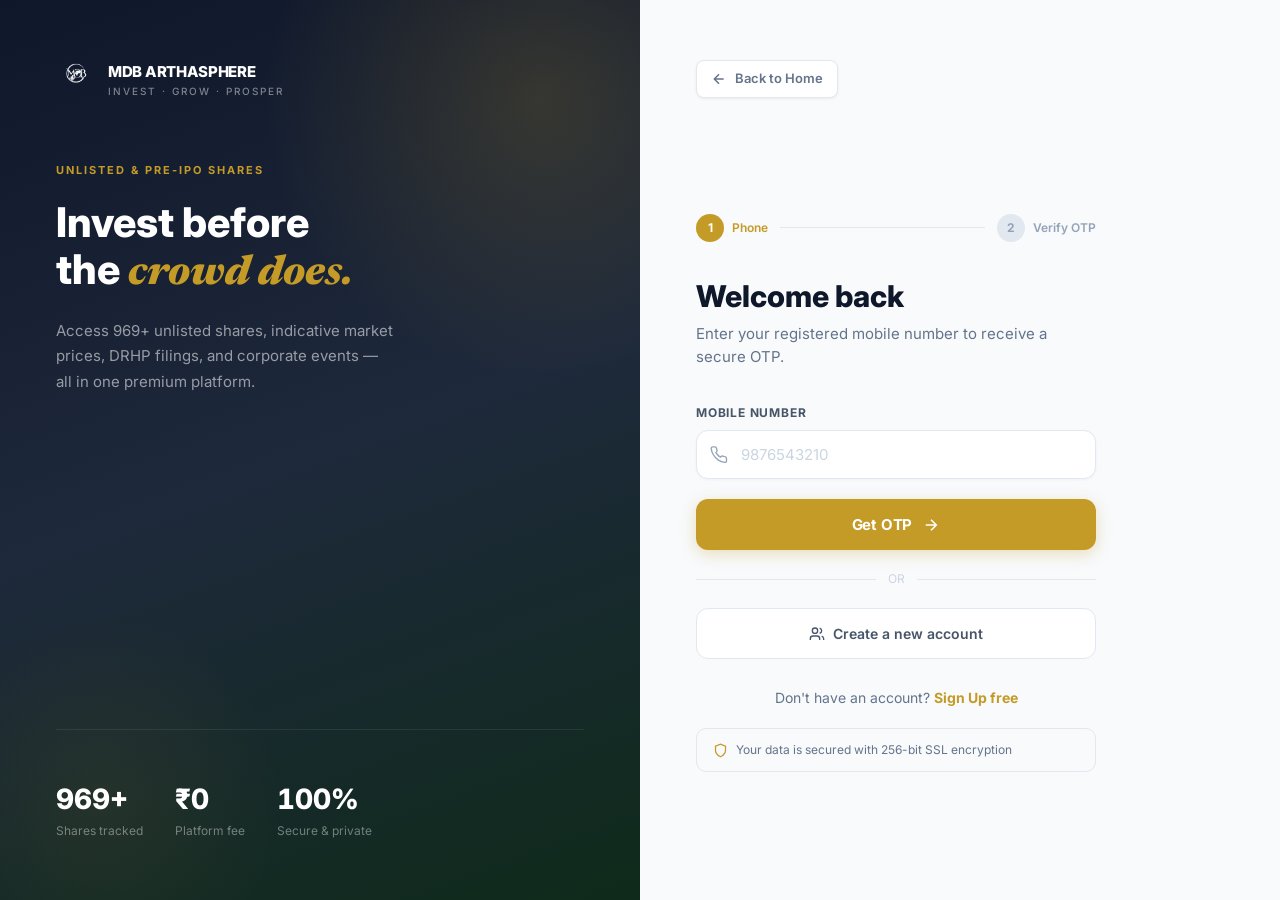
<file: login.html>
<!DOCTYPE html>
<html lang="en">
<head>
  
  
  <meta charset="UTF-8">
  <meta name="viewport" content="width=device-width, initial-scale=1.0">
  <title>Login | MDB Arthasphere</title>
  <link rel="preconnect" href="https://fonts.googleapis.com">
  <link rel="preconnect" href="https://fonts.gstatic.com" crossorigin>
  <link href="https://fonts.googleapis.com/css2?family=Inter:wght@300;400;500;600;700;800;900&family=Newsreader:ital,opsz,wght@0,6..72,400;0,6..72,600;0,6..72,700;1,6..72,400;1,6..72,600&display=swap" rel="stylesheet">
  <link rel="stylesheet" href="css/design-system.css?v=21">

  <style>
    *, *::before, *::after { box-sizing: border-box; margin: 0; padding: 0; }

    body {
      font-family: 'Inter', sans-serif;
      background: #f8fafc;
      color: #0f172a;
      min-height: 100vh;
    }

    /* ── Split layout ─────────────────────────────────── */
    .auth-shell {
      display: grid;
      grid-template-columns: 1fr 1fr;
      min-height: 100vh;
    }

    /* ── Left panel — branding ────────────────────────── */
    .auth-left {
      background: linear-gradient(160deg, #0f172a 0%, #1e293b 50%, #0f2a1a 100%);
      padding: 60px 56px;
      display: flex;
      flex-direction: column;
      justify-content: space-between;
      position: relative;
      overflow: hidden;
    }
    .auth-left::before {
      content: '';
      position: absolute;
      top: -200px; right: -200px;
      width: 600px; height: 600px;
      background: radial-gradient(circle, rgba(var(--primary-rgb),0.18) 0%, transparent 65%);
      pointer-events: none;
    }
    .auth-left::after {
      content: '';
      position: absolute;
      bottom: -100px; left: -100px;
      width: 400px; height: 400px;
      background: radial-gradient(circle, rgba(var(--primary-rgb),0.08) 0%, transparent 65%);
      pointer-events: none;
    }

    .al-top { position: relative; z-index: 1; }
    .al-brand {
      display: flex; align-items: center; gap: 12px;
      text-decoration: none; margin-bottom: 56px;
    }
    .al-brand img { height: 40px; filter: brightness(0) invert(1); }
    .al-brand-text { font-weight: 800; font-size: 15px; color: #fff; letter-spacing: -0.3px; }
    .al-brand-sub { font-size: 10px; color: rgba(255,255,255,0.45); letter-spacing: 2px; text-transform: uppercase; font-weight: 500; }

    .al-headline { color: #fff; }
    .al-headline .eyebrow {
      display: inline-block; font-size: 11px; font-weight: 700;
      text-transform: uppercase; letter-spacing: 2px;
      color: var(--primary); margin-bottom: 20px;
    }
    .al-headline h1 {
      font-size: clamp(30px, 3.2vw, 44px);
      font-weight: 800; line-height: 1.15;
      color: #fff; margin-bottom: 20px;
    }
    .al-headline h1 em {
      font-family: 'Newsreader', serif;
      font-style: italic; color: var(--primary);
    }
    .al-headline p {
      font-size: 15px; color: rgba(255,255,255,0.55);
      line-height: 1.7; max-width: 340px;
    }

    .al-stats {
      display: flex; gap: 32px;
      position: relative; z-index: 1;
      padding-top: 48px; border-top: 1px solid rgba(255,255,255,0.08);
    }
    .al-stat .num {
      font-size: 28px; font-weight: 800; color: #fff;
      font-variant-numeric: tabular-nums;
    }
    .al-stat .lbl { font-size: 12px; color: rgba(255,255,255,0.4); margin-top: 2px; }

    /* ── Right panel — form ───────────────────────────── */
    .auth-right {
      background: #f8fafc;
      padding: 60px 56px;
      display: flex;
      flex-direction: column;
    }

    /* Back button */
    .auth-back {
      display: inline-flex; align-items: center; gap: 8px;
      font-size: 13px; font-weight: 600;
      color: #64748b; text-decoration: none;
      padding: 8px 14px;
      border-radius: 8px;
      border: 1px solid #e2e8f0;
      background: #fff;
      transition: all 0.18s;
      align-self: flex-start;
      margin-bottom: 48px;
      box-shadow: 0 1px 3px rgba(0,0,0,0.06);
    }
    .auth-back:hover {
      color: var(--primary); border-color: var(--primary);
      background: rgba(var(--primary-rgb),0.04);
      transform: translateX(-2px);
    }
    .auth-back svg { flex-shrink: 0; }

    .auth-form-wrap {
      flex: 1;
      display: flex;
      flex-direction: column;
      justify-content: center;
      max-width: 400px;
    }

    .auth-title {
      margin-bottom: 8px;
      font-size: 30px; font-weight: 800; color: #0f172a; line-height: 1.2;
    }
    .auth-subtitle {
      color: #64748b; font-size: 15px; line-height: 1.55; margin-bottom: 36px;
    }

    /* Steps indicator */
    .auth-steps {
      display: flex; align-items: center; gap: 0;
      margin-bottom: 36px;
    }
    .step-item {
      display: flex; align-items: center; gap: 8px;
    }
    .step-dot {
      width: 28px; height: 28px; border-radius: 50%;
      display: flex; align-items: center; justify-content: center;
      font-size: 12px; font-weight: 700;
      background: #e2e8f0; color: #94a3b8;
      transition: all 0.3s;
      flex-shrink: 0;
    }
    .step-dot.active { background: var(--primary); color: #fff; }
    .step-dot.done { background: #0f172a; color: #fff; }
    .step-label { font-size: 12px; font-weight: 600; color: #94a3b8; }
    .step-label.active { color: var(--primary); }
    .step-label.done { color: #0f172a; }
    .step-line { flex: 1; height: 1px; background: #e2e8f0; margin: 0 12px; min-width: 32px; }
    .step-line.done { background: var(--primary); }

    /* Form elements */
    .form-group { margin-bottom: 20px; }
    .form-group label {
      display: block; font-size: 12px; font-weight: 700;
      text-transform: uppercase; letter-spacing: 0.8px;
      color: #475569; margin-bottom: 8px;
    }
    .input-wrap { position: relative; }
    .input-icon {
      position: absolute; left: 14px; top: 50%; transform: translateY(-50%);
      color: #94a3b8; pointer-events: none;
    }
    .form-control {
      width: 100%;
      padding: 14px 16px 14px 44px;
      background: #fff;
      border: 1.5px solid #e2e8f0;
      border-radius: 12px;
      color: #0f172a;
      font-size: 15px;
      font-family: 'Inter', sans-serif;
      transition: all 0.2s;
      box-shadow: 0 1px 3px rgba(0,0,0,0.04);
    }
    .form-control:focus {
      outline: none;
      border-color: var(--primary);
      box-shadow: 0 0 0 4px rgba(var(--primary-rgb),0.1);
    }
    .form-control::placeholder { color: #cbd5e1; }

    /* OTP boxes */
    .otp-boxes {
      display: flex; gap: 10px;
    }
    .otp-box {
      flex: 1; aspect-ratio: 1;
      text-align: center; font-size: 22px; font-weight: 700;
      background: #fff; border: 1.5px solid #e2e8f0; border-radius: 12px;
      color: #0f172a; font-family: 'Inter', sans-serif;
      padding: 0;
      transition: all 0.2s;
      box-shadow: 0 1px 3px rgba(0,0,0,0.04);
      max-width: 56px;
    }
    .otp-box:focus {
      outline: none; border-color: var(--primary);
      box-shadow: 0 0 0 4px rgba(var(--primary-rgb),0.1);
    }
    .otp-box.filled { border-color: var(--primary); background: rgba(var(--primary-rgb),0.05); }

    .hint-text {
      display: flex; align-items: center; gap: 6px;
      font-size: 12px; color: #94a3b8; margin-top: 8px;
    }
    .hint-text svg { flex-shrink: 0; }

    /* Submit button */
    .btn-auth {
      width: 100%;
      padding: 16px;
      background: var(--primary);
      color: #fff;
      border: none; border-radius: 12px;
      font-size: 15px; font-weight: 700;
      font-family: 'Inter', sans-serif;
      cursor: pointer;
      transition: all 0.2s;
      margin-top: 8px;
      display: flex; align-items: center; justify-content: center; gap: 10px;
      box-shadow: 0 4px 16px rgba(var(--primary-rgb),0.3);
      letter-spacing: -0.2px;
      position: relative; overflow: hidden;
    }
    .btn-auth::before {
      content: '';
      position: absolute; inset: 0;
      background: linear-gradient(to right, transparent, rgba(255,255,255,0.1), transparent);
      transform: translateX(-100%);
      transition: transform 0.5s;
    }
    .btn-auth:hover::before { transform: translateX(100%); }
    .btn-auth:hover:not(:disabled) {
      background: #059669;
      transform: translateY(-1px);
      box-shadow: 0 8px 24px rgba(var(--primary-rgb),0.35);
    }
    .btn-auth:active:not(:disabled) { transform: translateY(0); }
    .btn-auth:disabled {
      opacity: 0.6; cursor: not-allowed;
      transform: none; box-shadow: none;
    }
    .btn-auth-ghost {
      width: 100%; padding: 14px; border: 1.5px solid #e2e8f0;
      background: #fff; color: #475569; border-radius: 12px;
      font-size: 14px; font-weight: 600; font-family: 'Inter', sans-serif;
      cursor: pointer; transition: all 0.2s; display: flex;
      align-items: center; justify-content: center; gap: 8px;
    }
    .btn-auth-ghost:hover { border-color: var(--primary); color: var(--primary); background: rgba(var(--primary-rgb),0.04); }

    /* Spinner */
    .spinner {
      width: 18px; height: 18px;
      border: 2px solid rgba(255,255,255,0.3);
      border-top-color: #fff;
      border-radius: 50%;
      animation: spin 0.7s linear infinite;
      flex-shrink: 0;
    }
    @keyframes spin { to { transform: rotate(360deg); } }

    /* Alert messages */
    .alert {
      display: none; padding: 14px 16px; border-radius: 10px;
      font-size: 13px; font-weight: 500; line-height: 1.5;
      margin-bottom: 20px; gap: 10px; align-items: flex-start;
    }
    .alert.show { display: flex; }
    .alert-error { background: #fef2f2; color: #dc2626; border: 1px solid #fecaca; }
    .alert-success { background: #f0fdf4; color: #16a34a; border: 1px solid #bbf7d0; }
    .alert svg { flex-shrink: 0; margin-top: 1px; }

    /* Divider */
    .divider {
      display: flex; align-items: center; gap: 12px;
      color: #cbd5e1; font-size: 12px; margin: 20px 0;
    }
    .divider::before, .divider::after {
      content: ''; flex: 1; height: 1px; background: #e2e8f0;
    }

    /* Footer link */
    .auth-foot {
      text-align: center; font-size: 14px; color: #64748b; margin-top: 24px;
    }
    .auth-foot a { color: var(--primary); font-weight: 700; text-decoration: none; }
    .auth-foot a:hover { text-decoration: underline; }

    /* Resend timer */
    .resend-row {
      display: flex; align-items: center; justify-content: space-between;
      margin-top: 16px; font-size: 13px;
    }
    .resend-timer { color: #94a3b8; }
    .resend-btn {
      color: var(--primary); font-weight: 600; font-size: 13px;
      background: none; border: none; cursor: pointer; font-family: 'Inter', sans-serif;
      padding: 0; text-decoration: underline;
    }
    .resend-btn:disabled { color: #94a3b8; text-decoration: none; cursor: default; }

    /* Security badge */
    .sec-badge {
      display: flex; align-items: center; gap: 8px;
      padding: 12px 16px; background: #f8fafc; border: 1px solid #e2e8f0;
      border-radius: 10px; font-size: 12px; color: #64748b; margin-top: 20px;
    }
    .sec-badge svg { color: var(--primary); flex-shrink: 0; }

    /* Mobile responsive */
    @media (max-width: 768px) {
      .auth-shell { grid-template-columns: 1fr; }
      .auth-left { display: none; }
      .auth-right { padding: 32px 24px; }
      .auth-form-wrap { max-width: 100%; }
      .auth-back { margin-bottom: 32px; }
    }
  </style>
</head>
<body>

<div class="auth-shell">
  <!-- ── Left Branding Panel ─────────────────────── -->
  <div class="auth-left">
    <div class="al-top">
      <a href="index.html" class="al-brand">
        <img src="images/logo.png" alt="MDB Arthasphere">
        <div>
          <div class="al-brand-text">MDB ARTHASPHERE</div>
          <div class="al-brand-sub">INVEST · GROW · PROSPER</div>
        </div>
      </a>
      <div class="al-headline">
        <span class="eyebrow">Unlisted & Pre-IPO Shares</span>
        <h1>Invest before<br>the <em>crowd does.</em></h1>
        <p>Access 969+ unlisted shares, indicative market prices, DRHP filings, and corporate events — all in one premium platform.</p>
      </div>
    </div>
    <div class="al-stats">
      <div class="al-stat">
        <div class="num">969+</div>
        <div class="lbl">Shares tracked</div>
      </div>
      <div class="al-stat">
        <div class="num">₹0</div>
        <div class="lbl">Platform fee</div>
      </div>
      <div class="al-stat">
        <div class="num">100%</div>
        <div class="lbl">Secure & private</div>
      </div>
    </div>
  </div>

  <!-- ── Right Form Panel ────────────────────────── -->
  <div class="auth-right">
    <!-- Back button -->
    <a href="index.html" class="auth-back">
      <svg width="16" height="16" fill="none" stroke="currentColor" stroke-width="2.2" viewBox="0 0 24 24"><path d="M19 12H5M12 5l-7 7 7 7"></path></svg>
      Back to Home
    </a>

    <div class="auth-form-wrap">
      <!-- Step indicator -->
      <div class="auth-steps" id="stepsBar">
        <div class="step-item">
          <div class="step-dot active" id="step1dot">1</div>
          <span class="step-label active" id="step1lbl">Phone</span>
        </div>
        <div class="step-line" id="stepLine"></div>
        <div class="step-item">
          <div class="step-dot" id="step2dot">2</div>
          <span class="step-label" id="step2lbl">Verify OTP</span>
        </div>
      </div>

      <div id="errorAlert" class="alert alert-error">
        <svg width="16" height="16" fill="none" stroke="currentColor" stroke-width="2" viewBox="0 0 24 24"><circle cx="12" cy="12" r="10"></circle><path d="m15 9-6 6M9 9l6 6"></path></svg>
        <span id="errorTxt"></span>
      </div>
      <div id="successAlert" class="alert alert-success">
        <svg width="16" height="16" fill="none" stroke="currentColor" stroke-width="2" viewBox="0 0 24 24"><circle cx="12" cy="12" r="10"></circle><path d="m9 12 2 2 4-4"></path></svg>
        <span id="successTxt"></span>
      </div>

      <!-- STEP 1: Phone -->
      <div id="step1">
        <h2 class="auth-title">Welcome back</h2>
        <p class="auth-subtitle">Enter your registered mobile number to receive a secure OTP.</p>

        <form id="loginForm" onsubmit="sendOTP(event)">
          <div class="form-group">
            <label for="phone">Mobile Number</label>
            <div class="input-wrap">
              <svg class="input-icon" width="18" height="18" fill="none" stroke="currentColor" stroke-width="1.8" viewBox="0 0 24 24"><path d="M22 16.92v3a2 2 0 0 1-2.18 2 19.79 19.79 0 0 1-8.63-3.07A19.5 19.5 0 0 1 4.69 12 19.79 19.79 0 0 1 1.61 3.41 2 2 0 0 1 3.6 1.22h3a2 2 0 0 1 2 1.72 12.84 12.84 0 0 0 .7 2.81 2 2 0 0 1-.45 2.11L7.91 8.77a16 16 0 0 0 6 6l.88-.88a2 2 0 0 1 2.11-.45 12.84 12.84 0 0 0 2.81.7A2 2 0 0 1 21.68 16z"></path></svg>
              <input type="tel" id="phone" class="form-control" placeholder="9876543210" pattern="[0-9]{10}" maxlength="10" inputmode="numeric" required autocomplete="tel">
            </div>
          </div>
          <button type="submit" class="btn-auth" id="sendOtpBtn">
            <span id="sendOtpLabel">Get OTP</span>
            <svg id="sendArrow" width="18" height="18" fill="none" stroke="currentColor" stroke-width="2.2" viewBox="0 0 24 24"><path d="M5 12h14M12 5l7 7-7 7"></path></svg>
          </button>
        </form>

        <div class="divider">OR</div>
        <a href="signup.html" class="btn-auth-ghost">
          <svg width="16" height="16" fill="none" stroke="currentColor" stroke-width="2" viewBox="0 0 24 24"><path d="M16 21v-2a4 4 0 0 0-4-4H6a4 4 0 0 0-4 4v2"></path><circle cx="9" cy="7" r="4"></circle><path d="M22 21v-2a4 4 0 0 0-3-3.87M16 3.13a4 4 0 0 1 0 7.75"></path></svg>
          Create a new account
        </a>

        <div class="auth-foot" style="margin-top:28px;">
          Don't have an account? <a href="signup.html">Sign Up free</a>
        </div>
      </div>

      <!-- STEP 2: OTP -->
      <div id="step2" style="display:none;">
        <h2 class="auth-title">Enter OTP</h2>
        <p class="auth-subtitle" id="otpSubtitle">We sent a 6-digit code to your number.</p>

        <form id="otpForm" onsubmit="verifyOTP(event)">
          <div class="form-group">
            <label>6-Digit OTP</label>
            <div class="otp-boxes" id="otpBoxes">
              <input class="otp-box" type="tel" maxlength="1" inputmode="numeric" pattern="[0-9]" data-i="0">
              <input class="otp-box" type="tel" maxlength="1" inputmode="numeric" pattern="[0-9]" data-i="1">
              <input class="otp-box" type="tel" maxlength="1" inputmode="numeric" pattern="[0-9]" data-i="2">
              <input class="otp-box" type="tel" maxlength="1" inputmode="numeric" pattern="[0-9]" data-i="3">
              <input class="otp-box" type="tel" maxlength="1" inputmode="numeric" pattern="[0-9]" data-i="4">
              <input class="otp-box" type="tel" maxlength="1" inputmode="numeric" pattern="[0-9]" data-i="5">
            </div>
            <div class="hint-text">
              <svg width="13" height="13" fill="none" stroke="currentColor" stroke-width="2" viewBox="0 0 24 24"><circle cx="12" cy="12" r="10"></circle><path d="M12 16v-4M12 8h.01"></path></svg>
              Demo OTP: <strong>123456</strong>
            </div>
          </div>
          <button type="submit" class="btn-auth" id="verifyBtn">
            <span id="verifyLabel">Verify & Login</span>
            <svg id="verifyArrow" width="18" height="18" fill="none" stroke="currentColor" stroke-width="2.2" viewBox="0 0 24 24"><path d="M5 12h14M12 5l7 7-7 7"></path></svg>
          </button>
        </form>

        <div class="resend-row">
          <span class="resend-timer" id="resendTimer">Resend in <b id="timerNum">30</b>s</span>
          <button class="resend-btn" id="resendBtn" disabled onclick="resendOTP()">Resend OTP</button>
        </div>
        <button class="btn-auth-ghost" style="margin-top:16px;" onclick="goBack()">
          <svg width="16" height="16" fill="none" stroke="currentColor" stroke-width="2" viewBox="0 0 24 24"><path d="M19 12H5M12 5l-7 7 7 7"></path></svg>
          Change number
        </button>
      </div>

      <div class="sec-badge">
        <svg width="15" height="15" fill="none" stroke="currentColor" stroke-width="2" viewBox="0 0 24 24"><path d="M12 22s8-4 8-10V5l-8-3-8 3v7c0 6 8 10 8 10z"></path></svg>
        Your data is secured with 256-bit SSL encryption
      </div>
    </div>
  </div>
</div>

<script src="js/app.js"></script>
<script>
  let currentPhone = '';
  let resendInterval = null;
  const API = 'http://127.0.0.1:8000/api/auth';

  // ── Utilities ─────────────────────────────────────────────
  function showError(msg) {
    const el = document.getElementById('errorAlert');
    document.getElementById('errorTxt').textContent = msg;
    el.classList.add('show');
    document.getElementById('successAlert').classList.remove('show');
  }
  function showSuccess(msg) {
    const el = document.getElementById('successAlert');
    document.getElementById('successTxt').textContent = msg;
    el.classList.add('show');
    document.getElementById('errorAlert').classList.remove('show');
  }
  function clearAlerts() {
    document.getElementById('errorAlert').classList.remove('show');
    document.getElementById('successAlert').classList.remove('show');
  }

  function setLoading(btnId, labelId, arrowId, loading, defaultLabel) {
    const btn = document.getElementById(btnId);
    const lbl = document.getElementById(labelId);
    const arr = document.getElementById(arrowId);
    if (loading) {
      btn.disabled = true;
      lbl.textContent = 'Please wait…';
      if (arr) arr.style.display = 'none';
      // Add spinner
      let sp = btn.querySelector('.spinner');
      if (!sp) { sp = document.createElement('div'); sp.className = 'spinner'; btn.appendChild(sp); }
    } else {
      btn.disabled = false;
      lbl.textContent = defaultLabel;
      if (arr) arr.style.display = '';
      const sp = btn.querySelector('.spinner');
      if (sp) sp.remove();
    }
  }

  // ── OTP boxes UX ──────────────────────────────────────────
  document.querySelectorAll('.otp-box').forEach((box, i, all) => {
    box.addEventListener('input', (e) => {
      const val = e.target.value.replace(/[^0-9]/g, '');
      e.target.value = val;
      box.classList.toggle('filled', val.length > 0);
      if (val && i < all.length - 1) all[i + 1].focus();
    });
    box.addEventListener('keydown', (e) => {
      if (e.key === 'Backspace' && !box.value && i > 0) all[i - 1].focus();
      if (e.key === 'ArrowLeft' && i > 0) all[i - 1].focus();
      if (e.key === 'ArrowRight' && i < all.length - 1) all[i + 1].focus();
    });
    box.addEventListener('paste', (e) => {
      e.preventDefault();
      const pasted = (e.clipboardData || window.clipboardData).getData('text').replace(/[^0-9]/g, '').substring(0, 6);
      pasted.split('').forEach((ch, j) => { if (all[j]) { all[j].value = ch; all[j].classList.add('filled'); } });
      if (all[pasted.length - 1]) all[Math.min(pasted.length, all.length - 1)].focus();
    });
  });

  function getOTPValue() {
    return Array.from(document.querySelectorAll('.otp-box')).map(b => b.value).join('');
  }

  // ── Step 1: Send OTP ──────────────────────────────────────
  async function sendOTP(e) {
    e.preventDefault();
    clearAlerts();
    const phone = document.getElementById('phone').value.trim();
    if (!/^[0-9]{10}$/.test(phone)) {
      showError('Please enter a valid 10-digit mobile number.');
      return;
    }
    setLoading('sendOtpBtn', 'sendOtpLabel', 'sendArrow', true);
    currentPhone = phone;

    try {
      const res = await fetch(API + '/login', {
        method: 'POST',
        headers: { 'Content-Type': 'application/json' },
        body: JSON.stringify({ phone })
      });
      const data = await res.json();

      if (res.ok) {
        showSuccess('OTP sent! Enter the 6-digit code below.');
        document.getElementById('otpSubtitle').textContent = 'We sent a 6-digit code to +91 ' + phone;
        document.getElementById('step1').style.display = 'none';
        document.getElementById('step2').style.display = 'block';
        // Update step indicator
        document.getElementById('step1dot').className = 'step-dot done';
        document.getElementById('step1dot').innerHTML = '✓';
        document.getElementById('step1lbl').className = 'step-label done';
        document.getElementById('stepLine').className = 'step-line done';
        document.getElementById('step2dot').className = 'step-dot active';
        document.getElementById('step2lbl').className = 'step-label active';
        // Focus first OTP box
        setTimeout(() => document.querySelector('.otp-box').focus(), 100);
        startResendTimer();
      } else {
        showError(data.detail || 'Phone number not registered. Please sign up first.');
      }
    } catch {
      showError('Cannot connect to server. Make sure the backend is running on port 8000.');
    }
    setLoading('sendOtpBtn', 'sendOtpLabel', 'sendArrow', false, 'Get OTP');
  }

  // ── Step 2: Verify OTP ────────────────────────────────────
  async function verifyOTP(e) {
    e.preventDefault();
    clearAlerts();
    const otp = getOTPValue();
    if (otp.length < 6) {
      showError('Please enter all 6 digits of the OTP.');
      document.querySelector('.otp-box').focus();
      return;
    }
    setLoading('verifyBtn', 'verifyLabel', 'verifyArrow', true);

    try {
      const res = await fetch(API + '/verify-otp', {
        method: 'POST',
        headers: { 'Content-Type': 'application/json' },
        body: JSON.stringify({ phone: currentPhone, otp })
      });
      const data = await res.json();

      if (res.ok) {
        showSuccess('Login successful! Redirecting…');
        if (data.token) localStorage.setItem('auth_token', data.token);
        if (data.user) {
          localStorage.setItem('user_name', data.user.name || data.user.full_name || '');
          localStorage.setItem('user_phone', data.user.phone || currentPhone);
          if (data.user.pan_number) localStorage.setItem('user_pan', data.user.pan_number);
        }
        setTimeout(() => window.location.href = 'index.html', 1400);
        return;
      } else {
        showError(data.detail || 'Invalid OTP. Please try again.');
        document.querySelectorAll('.otp-box').forEach(b => { b.value = ''; b.classList.remove('filled'); });
        document.querySelector('.otp-box').focus();
      }
    } catch {
      showError('Server error. Please try again.');
    }
    setLoading('verifyBtn', 'verifyLabel', 'verifyArrow', false, 'Verify & Login');
  }

  // ── Go back ───────────────────────────────────────────────
  function goBack() {
    clearAlerts();
    clearInterval(resendInterval);
    document.getElementById('step2').style.display = 'none';
    document.getElementById('step1').style.display = 'block';
    document.getElementById('step1dot').className = 'step-dot active';
    document.getElementById('step1dot').innerHTML = '1';
    document.getElementById('step1lbl').className = 'step-label active';
    document.getElementById('stepLine').className = 'step-line';
    document.getElementById('step2dot').className = 'step-dot';
    document.getElementById('step2lbl').className = 'step-label';
    document.querySelectorAll('.otp-box').forEach(b => { b.value = ''; b.classList.remove('filled'); });
    setLoading('sendOtpBtn', 'sendOtpLabel', 'sendArrow', false, 'Get OTP');
  }

  // ── Resend timer ──────────────────────────────────────────
  function startResendTimer() {
    let sec = 30;
    const timerEl = document.getElementById('timerNum');
    const resendBtn = document.getElementById('resendBtn');
    const timerRow = document.getElementById('resendTimer');
    resendBtn.disabled = true;
    timerRow.style.display = '';
    if (resendInterval) clearInterval(resendInterval);
    resendInterval = setInterval(() => {
      sec--;
      timerEl.textContent = sec;
      if (sec <= 0) {
        clearInterval(resendInterval);
        timerRow.style.display = 'none';
        resendBtn.disabled = false;
      }
    }, 1000);
  }

  async function resendOTP() {
    clearAlerts();
    document.getElementById('resendBtn').disabled = true;
    try {
      await fetch(API + '/login', {
        method: 'POST',
        headers: { 'Content-Type': 'application/json' },
        body: JSON.stringify({ phone: currentPhone })
      });
      showSuccess('OTP resent successfully!');
      startResendTimer();
    } catch {
      showError('Failed to resend. Please try again.');
    }
  }
</script>
</body>
</html>
</file>
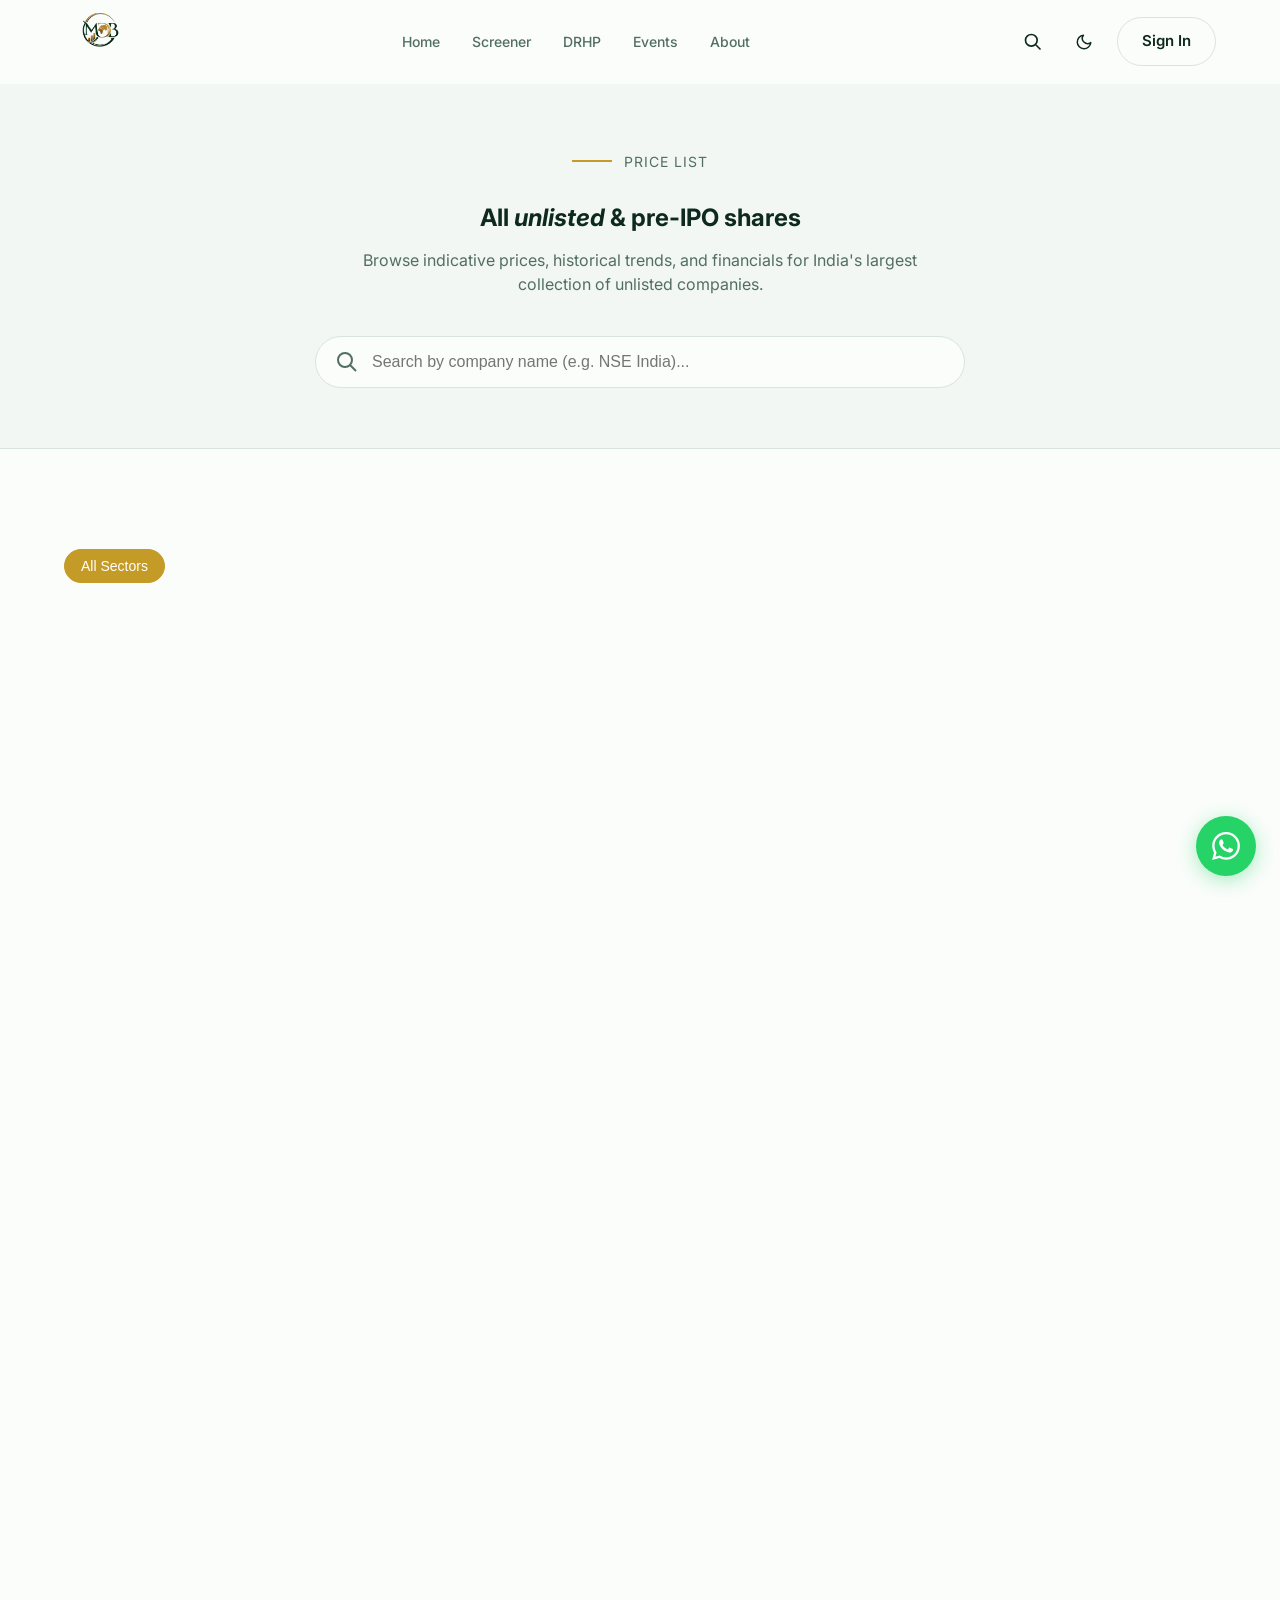
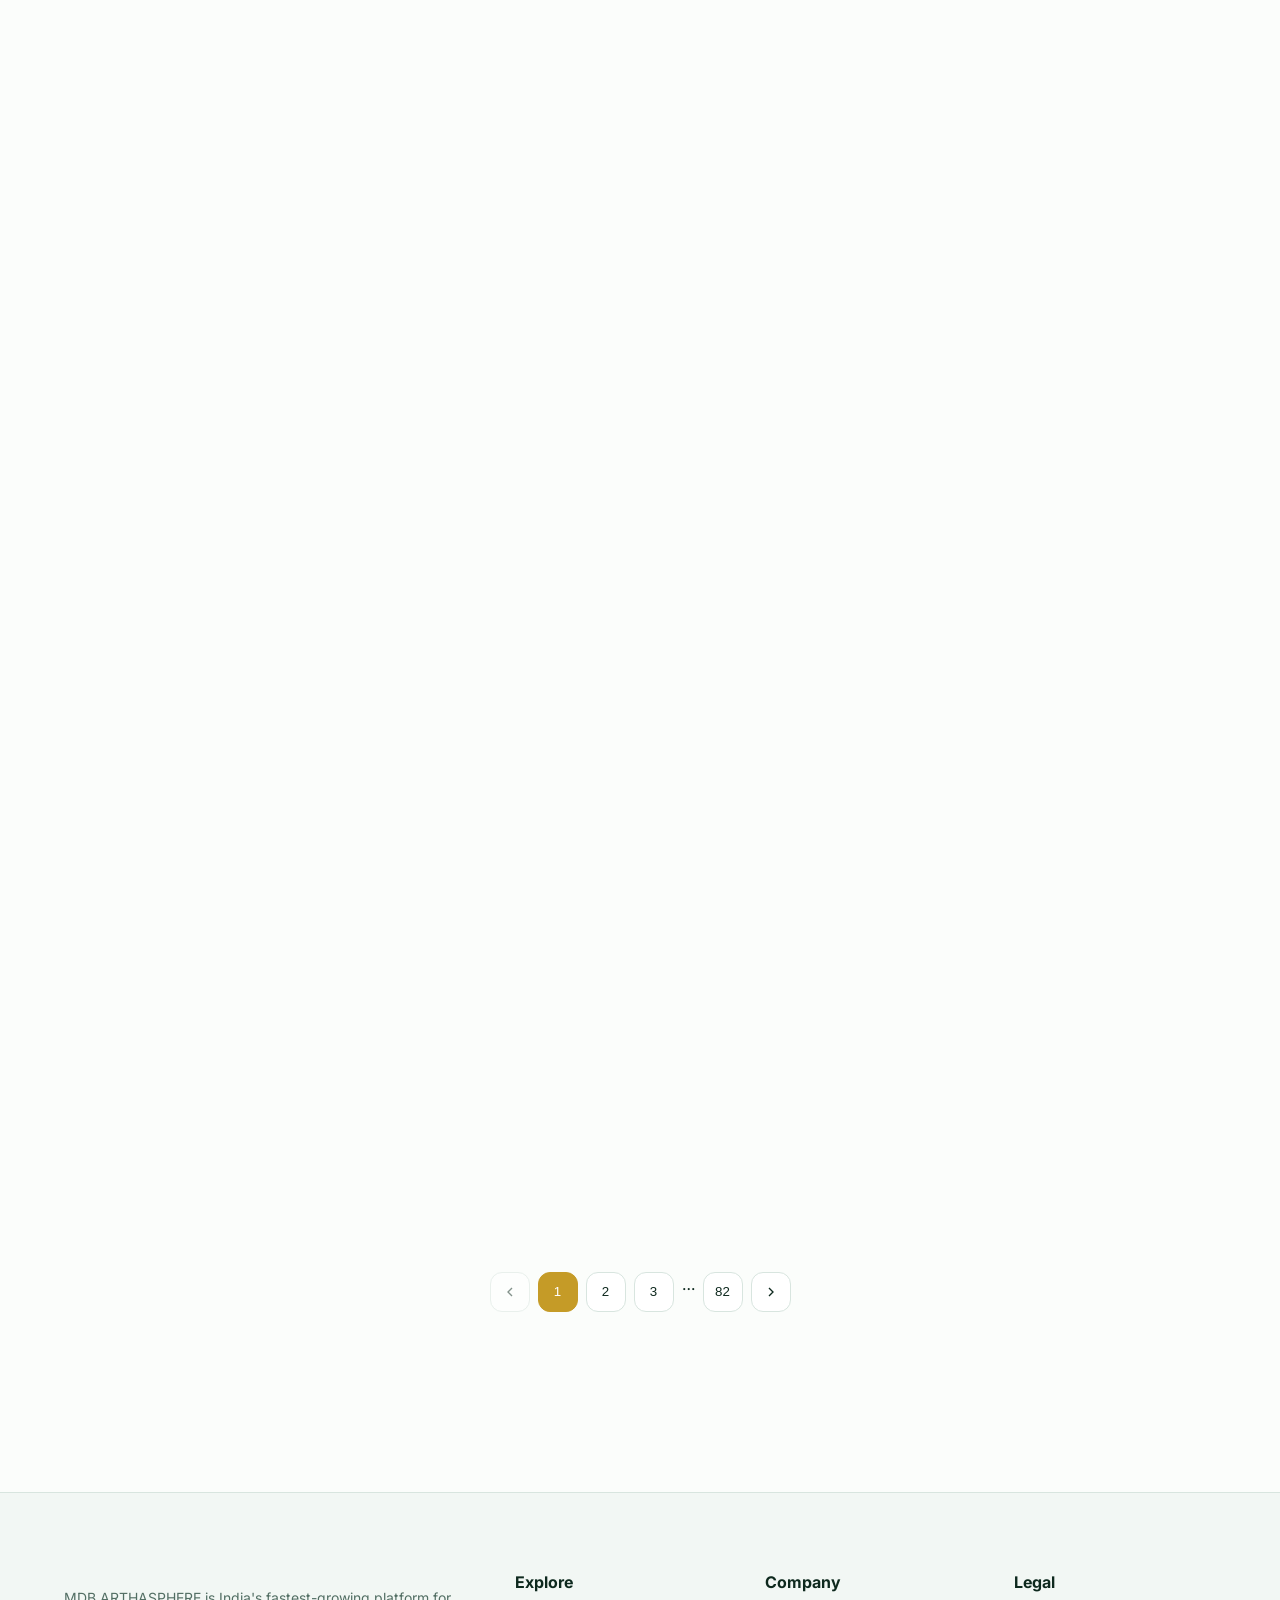
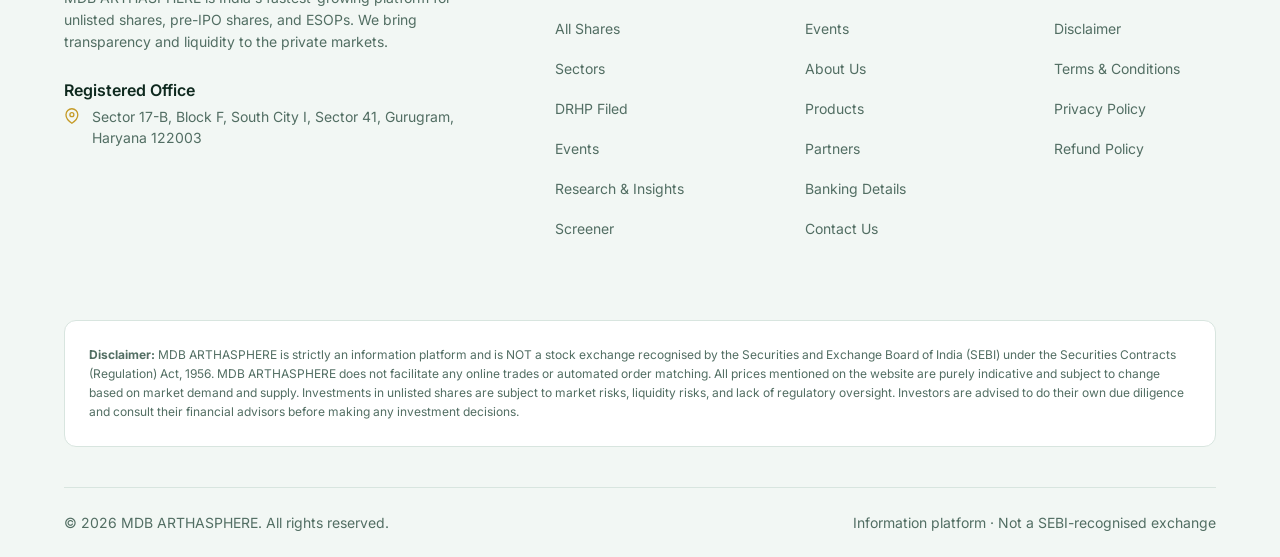
<file: shares.html>
<!DOCTYPE html>
<html lang="en">
<head>
  
  
  <meta charset="UTF-8">
  <meta name="viewport" content="width=device-width, initial-scale=1.0">
  <title>All Unlisted & Pre-IPO Shares | MDB ARTHASPHERE</title>
  
  <link rel="preconnect" href="https://fonts.googleapis.com">
  <link rel="preconnect" href="https://fonts.gstatic.com" crossorigin>
  <link href="https://fonts.googleapis.com/css2?family=Inter:wght@300;400;500;600;700;800&family=Newsreader:ital,opsz,wght@0,6..72,400;0,6..72,500;0,6..72,600;0,6..72,700;1,6..72,400;1,6..72,500;1,6..72,600&display=swap" rel="stylesheet">
  
  <link rel="stylesheet" href="css/design-system.css?v=21">
  <link rel="stylesheet" href="css/layout.css?v=21">
  <link rel="stylesheet" href="css/components.css?v=21">
  <link rel="stylesheet" href="css/pages.css?v=21">
  <link rel="stylesheet" href="css/animations.css?v=21">
</head>
<body>

  <!-- Header -->
  <header class="header">
    <div class="wrap">
      <a href="index.html" class="brand" style="display:flex; align-items:center; text-decoration:none;">
        <img src="images/logo.png" alt="MDB Arthasphere" style="height:72px; width:auto; object-fit:contain;" />
      </a>
      
                        <nav class="nav-links" id="nav-links">
        <a href="index.html">Home</a>
        <a href="screener.html">Screener</a>
        <a href="drhp.html">DRHP</a>
        <a href="events.html">Events</a>
        <a href="about.html">About</a>
      </nav>
      
      <div class="header-actions">
        <button class="search-trigger" aria-label="Search" title="Search (Ctrl+K)">
          <svg width="20" height="20" fill="none" stroke="currentColor" stroke-width="2" viewBox="0 0 24 24"><path d="M21 21l-6-6m2-5a7 7 0 11-14 0 7 7 0 0114 0z"></path></svg>
        </button>
        <button class="theme-toggle" id="theme-toggle" aria-label="Toggle Dark Mode">
          <svg width="20" height="20" fill="none" stroke="currentColor" stroke-width="2" viewBox="0 0 24 24"><path d="M20.354 15.354A9 9 0 018.646 3.646 9.003 9.003 0 0012 21a9.003 9.003 0 008.354-5.646z"></path></svg>
        </button>
        <a href="login.html" class="btn btn-ghost hide-sm" style="text-decoration:none;display:inline-flex;align-items:center;">Sign In</a>
        <button class="nav-toggle" id="nav-toggle">
          <span></span><span></span><span></span>
        </button>
      </div>
    </div>
  </header>

  <main>
    <section class="shares-hero">
      <div class="wrap">
        <div class="hero-eyebrow">Price List</div>
        <h1>All <em>unlisted</em> & pre-IPO shares</h1>
        <p class="text-muted" style="max-width: 600px; margin: 0 auto;">Browse indicative prices, historical trends, and financials for India's largest collection of unlisted companies.</p>
        
        <div class="search-bar">
          <svg width="24" height="24" fill="none" stroke="currentColor" stroke-width="2" viewBox="0 0 24 24"><path d="M21 21l-6-6m2-5a7 7 0 11-14 0 7 7 0 0114 0z"></path></svg>
          <input type="text" id="shares-search" placeholder="Search by company name (e.g. NSE India)...">
        </div>
      </div>
    </section>

    <section class="section pt-0">
      <div class="wrap">
        
        <div class="filter-chips" id="filter-chips">
          <button class="chip-btn active" data-sector="all">All Sectors</button>
          <!-- JS will populate remaining sectors based on data -->
        </div>
        
        <div class="grid-4" id="shares-grid">
          <!-- JS will populate -->
        </div>
        
        <div class="pagination" id="shares-pagination">
          <!-- JS will populate -->
        </div>
        
      </div>
    </section>
    
    <!-- App Promo -->
    

  </main>

  <!-- Footer -->
  <footer>
    <div class="wrap">
      <div class="footer-cols">
        <div>
          <p class="ab">MDB ARTHASPHERE is India's fastest-growing platform for unlisted shares, pre-IPO shares, and ESOPs. We bring transparency and liquidity to the private markets.</p>
          <div class="fl">Registered Office</div>
          <div class="faddr">
            <svg width="20" height="20" fill="none" stroke="var(--primary)" stroke-width="2" viewBox="0 0 24 24"><path d="M21 10c0 7-9 13-9 13s-9-6-9-13a9 9 0 0118 0z"></path><circle cx="12" cy="10" r="3"></circle></svg>
            <span>Sector 17-B, Block F, South City I, Sector 41, Gurugram, Haryana 122003</span>
          </div>
        </div>
        
        <div>
          <h4>Explore</h4>
          <ul>
            <li><a href="shares.html">All Shares</a></li>
            <li><a href="index.html#sectors">Sectors</a></li>
            <li><a href="index.html#drhp">DRHP Filed</a></li>
            <li><a href="index.html#events">Events</a></li>
            <li><a href="index.html#research">Research & Insights</a></li>
            <li><a href="index.html#screener">Screener</a></li>
          </ul>
        </div>
        
        <div>
          <h4>Company</h4>
          <ul>
            <li><a href="events.html">Events</a></li>
            <li><a href="about.html">About Us</a></li>
            <li><a href="index.html#products">Products</a></li>
            <li><a href="index.html#partners">Partners</a></li>
            <li><a href="index.html#banking">Banking Details</a></li>
            <li><a href="contact.html">Contact Us</a></li>
          </ul>
        </div>
        
        <div>
          <h4>Legal</h4>
          <ul>
            <li><a href="index.html#disclaimer">Disclaimer</a></li>
            <li><a href="index.html#terms">Terms & Conditions</a></li>
            <li><a href="index.html#privacy">Privacy Policy</a></li>
            <li><a href="index.html#refund">Refund Policy</a></li>
          </ul>
        </div>
      </div>
      
      <div class="disclaimer">
        <strong>Disclaimer:</strong> MDB ARTHASPHERE is strictly an information platform and is NOT a stock exchange recognised by the Securities and Exchange Board of India (SEBI) under the Securities Contracts (Regulation) Act, 1956. MDB ARTHASPHERE does not facilitate any online trades or automated order matching. All prices mentioned on the website are purely indicative and subject to change based on market demand and supply. Investments in unlisted shares are subject to market risks, liquidity risks, and lack of regulatory oversight. Investors are advised to do their own due diligence and consult their financial advisors before making any investment decisions.
      </div>
      
      <div class="fbottom">
        <div>&copy; 2026 MDB ARTHASPHERE. All rights reserved.</div>
        <div>Information platform &middot; Not a SEBI-recognised exchange</div>
      </div>
    </div>
  </footer>

  <!-- WhatsApp FAB -->
  <a href="https://wa.me/919354082477" class="wa-fab" target="_blank" aria-label="Contact on WhatsApp">
    <svg width="28" height="28" fill="currentColor" viewBox="0 0 24 24"><path d="M17.472 14.382c-.297-.149-1.758-.867-2.03-.967-.273-.099-.471-.148-.67.15-.197.297-.767.966-.94 1.164-.173.199-.347.223-.644.075-.297-.15-1.255-.463-2.39-1.475-.883-.788-1.48-1.761-1.653-2.059-.173-.297-.018-.458.13-.606.134-.133.298-.347.446-.52.149-.174.198-.298.298-.497.099-.198.05-.371-.025-.52-.075-.149-.669-1.612-.916-2.207-.242-.579-.487-.5-.669-.51a12.8 12.8 0 00-.57-.01c-.198 0-.52.074-.792.372-.272.297-1.04 1.016-1.04 2.479 0 1.462 1.065 2.875 1.213 3.074.149.198 2.096 3.2 5.077 4.487.709.306 1.262.489 1.694.625.712.227 1.36.195 1.871.118.571-.085 1.758-.719 2.006-1.413.248-.694.248-1.289.173-1.413-.074-.124-.272-.198-.57-.347m-5.421 7.403h-.004a9.87 9.87 0 01-5.031-1.378l-.361-.214-3.741.982.998-3.648-.235-.374a9.86 9.86 0 01-1.51-5.26c.001-5.45 4.436-9.884 9.888-9.884 2.64 0 5.122 1.03 6.988 2.898a9.825 9.825 0 012.893 6.994c-.003 5.45-4.437 9.884-9.885 9.884m8.413-18.297A11.815 11.815 0 0012.05 0C5.495 0 .16 5.335.157 11.892c0 2.096.547 4.142 1.588 5.945L.057 24l6.305-1.654a11.882 11.882 0 005.683 1.448h.005c6.554 0 11.89-5.335 11.893-11.893a11.821 11.821 0 00-3.48-8.413z"></path></svg>
  </a>

  <!-- Search Overlay -->
  <div class="search-overlay" id="search-overlay">
    <div class="search-container">
      <div class="search-input-wrap">
        <svg fill="none" stroke="currentColor" stroke-width="2" viewBox="0 0 24 24"><path d="M21 21l-6-6m2-5a7 7 0 11-14 0 7 7 0 0114 0z"></path></svg>
        <input type="text" id="search-input" placeholder="Search for shares (e.g. NSE India, Swiggy)..." autocomplete="off">
        <div class="search-hint">ESC to close</div>
      </div>
      <div id="search-results">
        <!-- JS will populate -->
      </div>
    </div>
  </div>

  <script src="js/shares-data.js"></script>
  <script src="js/animations.js"></script>
  <script src="js/search.js"></script>
  <script src="js/components.js"></script>
  <script src="js/app.js"></script>
</body>
</html>
</file>
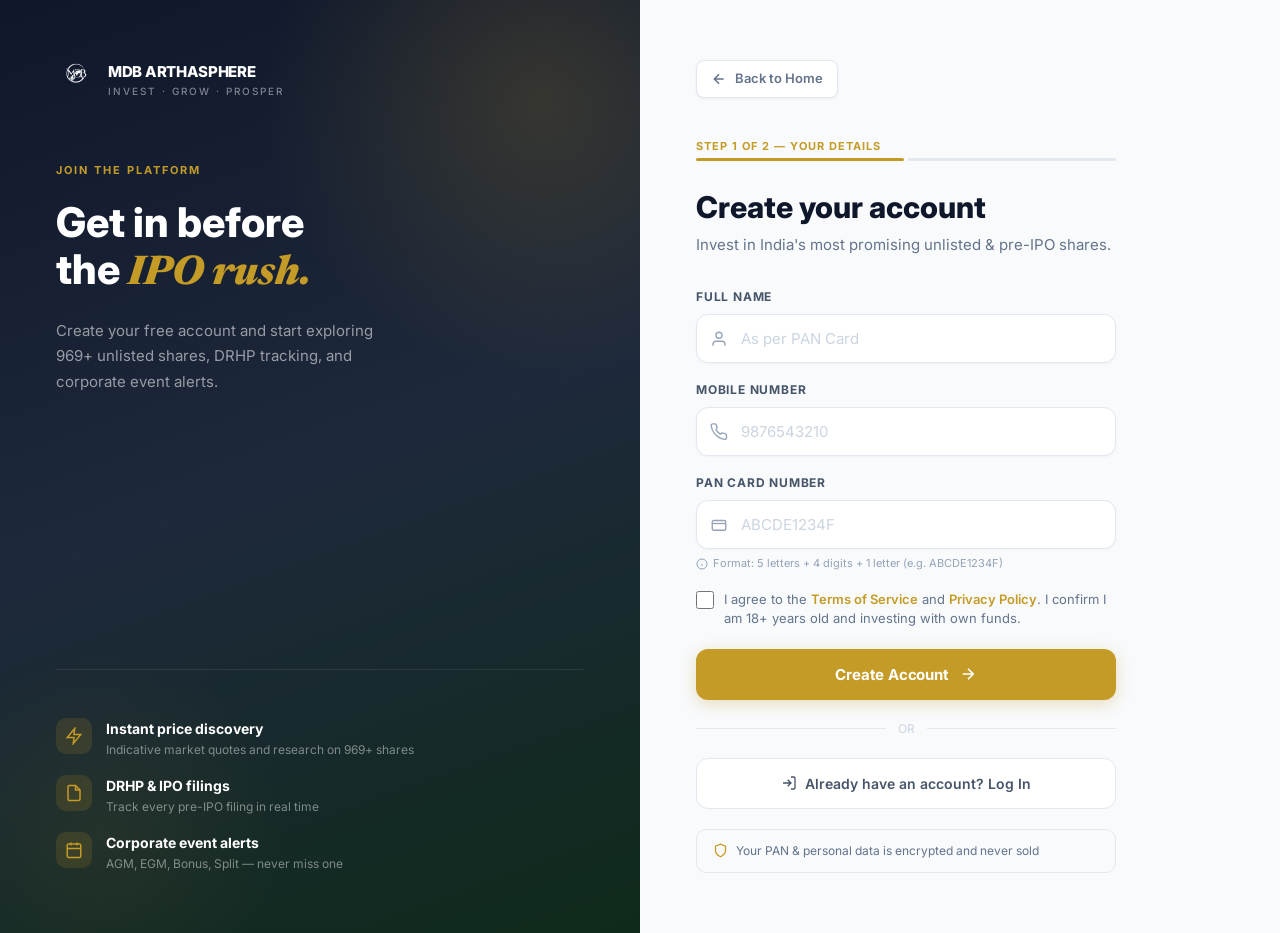
<file: signup.html>
<!DOCTYPE html>
<html lang="en">
<head>
  
  
  <meta charset="UTF-8">
  <meta name="viewport" content="width=device-width, initial-scale=1.0">
  <title>Sign Up | MDB Arthasphere</title>
  <link rel="preconnect" href="https://fonts.googleapis.com">
  <link rel="preconnect" href="https://fonts.gstatic.com" crossorigin>
  <link href="https://fonts.googleapis.com/css2?family=Inter:wght@300;400;500;600;700;800;900&family=Newsreader:ital,opsz,wght@0,6..72,400;0,6..72,600;0,6..72,700;1,6..72,400;1,6..72,600&display=swap" rel="stylesheet">
  <link rel="stylesheet" href="css/design-system.css?v=21">

  <style>
    *, *::before, *::after { box-sizing: border-box; margin: 0; padding: 0; }

    body {
      font-family: 'Inter', sans-serif;
      background: #f8fafc;
      color: #0f172a;
      min-height: 100vh;
    }

    .auth-shell {
      display: grid;
      grid-template-columns: 1fr 1fr;
      min-height: 100vh;
    }

    /* ── Left panel ──────────────────────────────── */
    .auth-left {
      background: linear-gradient(160deg, #0f172a 0%, #1e293b 50%, #0f2a1a 100%);
      padding: 60px 56px;
      display: flex;
      flex-direction: column;
      justify-content: space-between;
      position: relative;
      overflow: hidden;
    }
    .auth-left::before {
      content: '';
      position: absolute;
      top: -200px; right: -200px;
      width: 600px; height: 600px;
      background: radial-gradient(circle, rgba(var(--primary-rgb),0.18) 0%, transparent 65%);
      pointer-events: none;
    }
    .auth-left::after {
      content: '';
      position: absolute;
      bottom: -100px; left: -100px;
      width: 400px; height: 400px;
      background: radial-gradient(circle, rgba(var(--primary-rgb),0.08) 0%, transparent 65%);
      pointer-events: none;
    }

    .al-top { position: relative; z-index: 1; }
    .al-brand {
      display: flex; align-items: center; gap: 12px;
      text-decoration: none; margin-bottom: 56px;
    }
    .al-brand img { height: 40px; filter: brightness(0) invert(1); }
    .al-brand-text { font-weight: 800; font-size: 15px; color: #fff; letter-spacing: -0.3px; }
    .al-brand-sub { font-size: 10px; color: rgba(255,255,255,0.45); letter-spacing: 2px; text-transform: uppercase; font-weight: 500; }

    .al-headline { color: #fff; }
    .al-headline .eyebrow {
      display: inline-block; font-size: 11px; font-weight: 700;
      text-transform: uppercase; letter-spacing: 2px;
      color: var(--primary); margin-bottom: 20px;
    }
    .al-headline h1 {
      font-size: clamp(30px, 3.2vw, 44px);
      font-weight: 800; line-height: 1.15;
      color: #fff; margin-bottom: 20px;
    }
    .al-headline h1 em {
      font-family: 'Newsreader', serif;
      font-style: italic; color: var(--primary);
    }
    .al-headline p {
      font-size: 15px; color: rgba(255,255,255,0.55);
      line-height: 1.7; max-width: 340px;
    }

    /* Feature list */
    .al-features {
      position: relative; z-index: 1;
      display: flex; flex-direction: column; gap: 16px;
      padding-top: 48px; border-top: 1px solid rgba(255,255,255,0.08);
    }
    .al-feature {
      display: flex; align-items: flex-start; gap: 14px;
    }
    .al-feature-icon {
      width: 36px; height: 36px; border-radius: 10px;
      background: rgba(var(--primary-rgb),0.15);
      display: flex; align-items: center; justify-content: center;
      flex-shrink: 0; color: var(--primary);
    }
    .al-feature-text .t { font-size: 14px; font-weight: 700; color: #fff; }
    .al-feature-text .s { font-size: 12px; color: rgba(255,255,255,0.45); margin-top: 2px; }

    /* ── Right panel ─────────────────────────────── */
    .auth-right {
      background: #f8fafc;
      padding: 60px 56px;
      display: flex;
      flex-direction: column;
      overflow-y: auto;
    }

    .auth-back {
      display: inline-flex; align-items: center; gap: 8px;
      font-size: 13px; font-weight: 600;
      color: #64748b; text-decoration: none;
      padding: 8px 14px;
      border-radius: 8px;
      border: 1px solid #e2e8f0;
      background: #fff;
      transition: all 0.18s;
      align-self: flex-start;
      margin-bottom: 40px;
      box-shadow: 0 1px 3px rgba(0,0,0,0.06);
    }
    .auth-back:hover {
      color: var(--primary); border-color: var(--primary);
      background: rgba(var(--primary-rgb),0.04);
      transform: translateX(-2px);
    }

    .auth-form-wrap {
      flex: 1;
      display: flex;
      flex-direction: column;
      justify-content: center;
      max-width: 420px;
    }

    .auth-title { font-size: 30px; font-weight: 800; color: #0f172a; line-height: 1.2; margin-bottom: 8px; }
    .auth-subtitle { color: #64748b; font-size: 15px; line-height: 1.55; margin-bottom: 32px; }

    /* Progress bar */
    .signup-progress {
      display: flex; gap: 4px; margin-bottom: 28px;
    }
    .progress-seg {
      flex: 1; height: 3px; background: #e2e8f0; border-radius: 99px;
      transition: background 0.3s;
    }
    .progress-seg.done { background: var(--primary); }
    .progress-step-label {
      font-size: 11px; font-weight: 700; text-transform: uppercase;
      letter-spacing: 1px; color: var(--primary); margin-bottom: 4px;
    }

    /* Form */
    .form-group { margin-bottom: 18px; }
    .form-group label {
      display: block; font-size: 12px; font-weight: 700;
      text-transform: uppercase; letter-spacing: 0.8px;
      color: #475569; margin-bottom: 8px;
    }
    .input-wrap { position: relative; }
    .input-icon {
      position: absolute; left: 14px; top: 50%; transform: translateY(-50%);
      color: #94a3b8; pointer-events: none;
    }
    .form-control {
      width: 100%;
      padding: 14px 16px 14px 44px;
      background: #fff;
      border: 1.5px solid #e2e8f0;
      border-radius: 12px;
      color: #0f172a;
      font-size: 15px;
      font-family: 'Inter', sans-serif;
      transition: all 0.2s;
      box-shadow: 0 1px 3px rgba(0,0,0,0.04);
    }
    .form-control:focus {
      outline: none; border-color: var(--primary);
      box-shadow: 0 0 0 4px rgba(var(--primary-rgb),0.1);
    }
    .form-control::placeholder { color: #cbd5e1; }
    .form-control.valid { border-color: var(--primary); }
    .form-control.invalid { border-color: #ef4444; }

    .field-hint {
      display: flex; align-items: center; gap: 5px;
      font-size: 11px; color: #94a3b8; margin-top: 6px;
    }
    .field-hint.error { color: #ef4444; }
    .field-hint.success { color: var(--primary); }

    /* PAN field — right-aligned validation badge */
    .pan-wrap { position: relative; }
    .pan-badge {
      position: absolute; right: 12px; top: 50%; transform: translateY(-50%);
      font-size: 10px; font-weight: 800; padding: 3px 8px;
      border-radius: 6px; pointer-events: none; opacity: 0; transition: opacity 0.2s;
    }
    .pan-badge.valid { background: #dcfce7; color: #16a34a; opacity: 1; }
    .pan-badge.invalid { background: #fee2e2; color: #dc2626; opacity: 1; }

    /* Buttons */
    .btn-auth {
      width: 100%;
      padding: 16px;
      background: var(--primary);
      color: #fff;
      border: none; border-radius: 12px;
      font-size: 15px; font-weight: 700;
      font-family: 'Inter', sans-serif;
      cursor: pointer;
      transition: all 0.2s;
      margin-top: 8px;
      display: flex; align-items: center; justify-content: center; gap: 10px;
      box-shadow: 0 4px 16px rgba(var(--primary-rgb),0.3);
      letter-spacing: -0.2px;
      position: relative; overflow: hidden;
    }
    .btn-auth::before {
      content: '';
      position: absolute; inset: 0;
      background: linear-gradient(to right, transparent, rgba(255,255,255,0.1), transparent);
      transform: translateX(-100%);
      transition: transform 0.5s;
    }
    .btn-auth:hover::before { transform: translateX(100%); }
    .btn-auth:hover:not(:disabled) {
      background: #059669;
      transform: translateY(-1px);
      box-shadow: 0 8px 24px rgba(var(--primary-rgb),0.35);
    }
    .btn-auth:active:not(:disabled) { transform: translateY(0); }
    .btn-auth:disabled {
      opacity: 0.55; cursor: not-allowed;
      transform: none; box-shadow: none;
    }
    .btn-auth-ghost {
      width: 100%; padding: 14px; border: 1.5px solid #e2e8f0;
      background: #fff; color: #475569; border-radius: 12px;
      font-size: 14px; font-weight: 600; font-family: 'Inter', sans-serif;
      cursor: pointer; transition: all 0.2s;
      display: flex; align-items: center; justify-content: center; gap: 8px;
      text-decoration: none;
    }
    .btn-auth-ghost:hover { border-color: var(--primary); color: var(--primary); background: rgba(var(--primary-rgb),0.04); }

    .spinner {
      width: 18px; height: 18px;
      border: 2px solid rgba(255,255,255,0.3);
      border-top-color: #fff;
      border-radius: 50%;
      animation: spin 0.7s linear infinite;
      flex-shrink: 0;
    }
    @keyframes spin { to { transform: rotate(360deg); } }

    .alert {
      display: none; padding: 14px 16px; border-radius: 10px;
      font-size: 13px; font-weight: 500; line-height: 1.5;
      margin-bottom: 20px; gap: 10px; align-items: flex-start;
    }
    .alert.show { display: flex; }
    .alert-error { background: #fef2f2; color: #dc2626; border: 1px solid #fecaca; }
    .alert-success { background: #f0fdf4; color: #16a34a; border: 1px solid #bbf7d0; }
    .alert svg { flex-shrink: 0; margin-top: 1px; }

    .divider {
      display: flex; align-items: center; gap: 12px;
      color: #cbd5e1; font-size: 12px; margin: 20px 0;
    }
    .divider::before, .divider::after {
      content: ''; flex: 1; height: 1px; background: #e2e8f0;
    }

    .auth-foot {
      text-align: center; font-size: 14px; color: #64748b; margin-top: 20px;
    }
    .auth-foot a { color: var(--primary); font-weight: 700; text-decoration: none; }
    .auth-foot a:hover { text-decoration: underline; }

    .sec-badge {
      display: flex; align-items: center; gap: 8px;
      padding: 12px 16px; background: #f8fafc; border: 1px solid #e2e8f0;
      border-radius: 10px; font-size: 12px; color: #64748b; margin-top: 20px;
    }
    .sec-badge svg { color: var(--primary); flex-shrink: 0; }

    /* Terms checkbox */
    .check-row {
      display: flex; align-items: flex-start; gap: 10px;
      margin-top: 4px; cursor: pointer;
    }
    .check-row input[type=checkbox] {
      width: 18px; height: 18px; margin-top: 1px; cursor: pointer;
      accent-color: var(--primary); flex-shrink: 0;
    }
    .check-row span { font-size: 13px; color: #64748b; line-height: 1.5; }
    .check-row a { color: var(--primary); font-weight: 600; text-decoration: none; }

    @media (max-width: 768px) {
      .auth-shell { grid-template-columns: 1fr; }
      .auth-left { display: none; }
      .auth-right { padding: 32px 24px; }
      .auth-form-wrap { max-width: 100%; }
    }
  </style>
</head>
<body>

<div class="auth-shell">
  <!-- ── Left Panel ─────────────────────────────────────── -->
  <div class="auth-left">
    <div class="al-top">
      <a href="index.html" class="al-brand">
        <img src="images/logo.png" alt="MDB Arthasphere">
        <div>
          <div class="al-brand-text">MDB ARTHASPHERE</div>
          <div class="al-brand-sub">INVEST · GROW · PROSPER</div>
        </div>
      </a>
      <div class="al-headline">
        <span class="eyebrow">Join the Platform</span>
        <h1>Get in before<br>the <em>IPO rush.</em></h1>
        <p>Create your free account and start exploring 969+ unlisted shares, DRHP tracking, and corporate event alerts.</p>
      </div>
    </div>

    <div class="al-features">
      <div class="al-feature">
        <div class="al-feature-icon">
          <svg width="18" height="18" fill="none" stroke="currentColor" stroke-width="2" viewBox="0 0 24 24"><path d="M13 2L3 14h9l-1 8 10-12h-9l1-8z"></path></svg>
        </div>
        <div class="al-feature-text">
          <div class="t">Instant price discovery</div>
          <div class="s">Indicative market quotes and research on 969+ shares</div>
        </div>
      </div>
      <div class="al-feature">
        <div class="al-feature-icon">
          <svg width="18" height="18" fill="none" stroke="currentColor" stroke-width="2" viewBox="0 0 24 24"><path d="M14 2H6a2 2 0 0 0-2 2v16a2 2 0 0 0 2 2h12a2 2 0 0 0 2-2V8Z"></path><path d="M14 2v6h6"></path></svg>
        </div>
        <div class="al-feature-text">
          <div class="t">DRHP & IPO filings</div>
          <div class="s">Track every pre-IPO filing in real time</div>
        </div>
      </div>
      <div class="al-feature">
        <div class="al-feature-icon">
          <svg width="18" height="18" fill="none" stroke="currentColor" stroke-width="2" viewBox="0 0 24 24"><rect x="3" y="4" width="18" height="18" rx="2" ry="2"></rect><line x1="16" y1="2" x2="16" y2="6"></line><line x1="8" y1="2" x2="8" y2="6"></line><line x1="3" y1="10" x2="21" y2="10"></line></svg>
        </div>
        <div class="al-feature-text">
          <div class="t">Corporate event alerts</div>
          <div class="s">AGM, EGM, Bonus, Split — never miss one</div>
        </div>
      </div>
    </div>
  </div>

  <!-- ── Right Panel ────────────────────────────────────── -->
  <div class="auth-right">
    <!-- Back button -->
    <a href="index.html" class="auth-back">
      <svg width="16" height="16" fill="none" stroke="currentColor" stroke-width="2.2" viewBox="0 0 24 24"><path d="M19 12H5M12 5l-7 7 7 7"></path></svg>
      Back to Home
    </a>

    <div class="auth-form-wrap">
      <div id="errorAlert" class="alert alert-error">
        <svg width="16" height="16" fill="none" stroke="currentColor" stroke-width="2" viewBox="0 0 24 24"><circle cx="12" cy="12" r="10"></circle><path d="m15 9-6 6M9 9l6 6"></path></svg>
        <span id="errorTxt"></span>
      </div>
      <div id="successAlert" class="alert alert-success">
        <svg width="16" height="16" fill="none" stroke="currentColor" stroke-width="2" viewBox="0 0 24 24"><circle cx="12" cy="12" r="10"></circle><path d="m9 12 2 2 4-4"></path></svg>
        <span id="successTxt"></span>
      </div>

      <!-- STEP 1: Details -->
      <div id="formStep">
        <div class="progress-step-label">Step 1 of 2 — Your Details</div>
        <div class="signup-progress"><div class="progress-seg done" id="p1"></div><div class="progress-seg" id="p2"></div></div>
        <h2 class="auth-title">Create your account</h2>
        <p class="auth-subtitle">Invest in India's most promising unlisted & pre-IPO shares.</p>

        <form id="signupForm" onsubmit="submitSignup(event)" novalidate>
          <div class="form-group">
            <label for="fullName">Full Name</label>
            <div class="input-wrap">
              <svg class="input-icon" width="18" height="18" fill="none" stroke="currentColor" stroke-width="1.8" viewBox="0 0 24 24"><path d="M20 21v-2a4 4 0 0 0-4-4H8a4 4 0 0 0-4 4v2"></path><circle cx="12" cy="7" r="4"></circle></svg>
              <input type="text" id="fullName" class="form-control" placeholder="As per PAN Card" required autocomplete="name">
            </div>
          </div>

          <div class="form-group">
            <label for="phone">Mobile Number</label>
            <div class="input-wrap">
              <svg class="input-icon" width="18" height="18" fill="none" stroke="currentColor" stroke-width="1.8" viewBox="0 0 24 24"><path d="M22 16.92v3a2 2 0 0 1-2.18 2 19.79 19.79 0 0 1-8.63-3.07A19.5 19.5 0 0 1 4.69 12 19.79 19.79 0 0 1 1.61 3.41 2 2 0 0 1 3.6 1.22h3a2 2 0 0 1 2 1.72 12.84 12.84 0 0 0 .7 2.81 2 2 0 0 1-.45 2.11L7.91 8.77a16 16 0 0 0 6 6l.88-.88a2 2 0 0 1 2.11-.45 12.84 12.84 0 0 0 2.81.7A2 2 0 0 1 21.68 16z"></path></svg>
              <input type="tel" id="phone" class="form-control" placeholder="9876543210" pattern="[0-9]{10}" maxlength="10" inputmode="numeric" required autocomplete="tel">
            </div>
          </div>

          <div class="form-group">
            <label for="panNumber">PAN Card Number</label>
            <div class="input-wrap pan-wrap">
              <svg class="input-icon" width="18" height="18" fill="none" stroke="currentColor" stroke-width="1.8" viewBox="0 0 24 24"><rect x="3" y="6" width="18" height="13" rx="2"></rect><path d="M3 10h18"></path></svg>
              <input type="text" id="panNumber" class="form-control" placeholder="ABCDE1234F" maxlength="10" style="text-transform:uppercase;padding-right:72px;" required autocomplete="off" oninput="validatePAN(this)">
              <span class="pan-badge" id="panBadge"></span>
            </div>
            <div class="field-hint" id="panHint">
              <svg width="12" height="12" fill="none" stroke="currentColor" stroke-width="2" viewBox="0 0 24 24"><circle cx="12" cy="12" r="10"></circle><path d="M12 16v-4M12 8h.01"></path></svg>
              Format: 5 letters + 4 digits + 1 letter (e.g. ABCDE1234F)
            </div>
          </div>

          <div style="margin-bottom:20px;">
            <label class="check-row" for="terms">
              <input type="checkbox" id="terms" required>
              <span>I agree to the <a href="#">Terms of Service</a> and <a href="#">Privacy Policy</a>. I confirm I am 18+ years old and investing with own funds.</span>
            </label>
          </div>

          <button type="submit" class="btn-auth" id="submitBtn">
            <span id="submitLabel">Create Account</span>
            <svg id="submitArrow" width="18" height="18" fill="none" stroke="currentColor" stroke-width="2.2" viewBox="0 0 24 24"><path d="M5 12h14M12 5l7 7-7 7"></path></svg>
          </button>
        </form>
      </div>

      <!-- STEP 2: Success -->
      <div id="successStep" style="display:none; text-align:center; padding: 20px 0;">
        <div style="width:72px;height:72px;background:#f0fdf4;border-radius:50%;display:flex;align-items:center;justify-content:center;margin:0 auto 24px;">
          <svg width="36" height="36" fill="none" stroke="var(--primary)" stroke-width="2" viewBox="0 0 24 24"><circle cx="12" cy="12" r="10"></circle><path d="m9 12 2 2 4-4"></path></svg>
        </div>
        <h2 class="auth-title" style="text-align:center; margin-bottom:12px;">Account created!</h2>
        <p style="color:#64748b; font-size:15px; line-height:1.6; margin-bottom:32px;">Your account has been verified and is ready. You'll be redirected to login in a moment.</p>
        <a href="login.html" class="btn-auth" style="text-decoration:none;">
          Go to Login
          <svg width="18" height="18" fill="none" stroke="currentColor" stroke-width="2.2" viewBox="0 0 24 24"><path d="M5 12h14M12 5l7 7-7 7"></path></svg>
        </a>
      </div>

      <div class="divider">OR</div>
      <a href="login.html" class="btn-auth-ghost">
        <svg width="16" height="16" fill="none" stroke="currentColor" stroke-width="2" viewBox="0 0 24 24"><path d="M15 3h4a2 2 0 0 1 2 2v14a2 2 0 0 1-2 2h-4M10 17l5-5-5-5M15 12H3"></path></svg>
        Already have an account? Log In
      </a>

      <div class="sec-badge">
        <svg width="15" height="15" fill="none" stroke="currentColor" stroke-width="2" viewBox="0 0 24 24"><path d="M12 22s8-4 8-10V5l-8-3-8 3v7c0 6 8 10 8 10z"></path></svg>
        Your PAN & personal data is encrypted and never sold
      </div>
    </div>
  </div>
</div>

<script src="js/app.js"></script>
<script>
  const API = 'http://127.0.0.1:8000/api/auth';
  const PAN_REGEX = /^[A-Z]{5}[0-9]{4}[A-Z]{1}$/;

  function showError(msg) {
    const el = document.getElementById('errorAlert');
    document.getElementById('errorTxt').textContent = msg;
    el.classList.add('show');
    document.getElementById('successAlert').classList.remove('show');
    el.scrollIntoView({ behavior: 'smooth', block: 'nearest' });
  }
  function showSuccess(msg) {
    const el = document.getElementById('successAlert');
    document.getElementById('successTxt').textContent = msg;
    el.classList.add('show');
    document.getElementById('errorAlert').classList.remove('show');
  }
  function clearAlerts() {
    document.getElementById('errorAlert').classList.remove('show');
    document.getElementById('successAlert').classList.remove('show');
  }

  // PAN live validation
  function validatePAN(input) {
    const val = input.value.toUpperCase();
    input.value = val;
    const badge = document.getElementById('panBadge');
    const hint = document.getElementById('panHint');
    if (val.length === 0) {
      badge.className = 'pan-badge';
      input.classList.remove('valid', 'invalid');
      hint.className = 'field-hint';
      hint.innerHTML = '<svg width="12" height="12" fill="none" stroke="currentColor" stroke-width="2" viewBox="0 0 24 24"><circle cx="12" cy="12" r="10"></circle><path d="M12 16v-4M12 8h.01"></path></svg> Format: 5 letters + 4 digits + 1 letter (e.g. ABCDE1234F)';
    } else if (PAN_REGEX.test(val)) {
      badge.className = 'pan-badge valid';
      badge.textContent = 'VALID';
      input.classList.add('valid'); input.classList.remove('invalid');
      hint.className = 'field-hint success';
      hint.innerHTML = '<svg width="12" height="12" fill="none" stroke="var(--primary)" stroke-width="2" viewBox="0 0 24 24"><circle cx="12" cy="12" r="10"></circle><path d="m9 12 2 2 4-4"></path></svg> Valid PAN format';
    } else {
      badge.className = 'pan-badge invalid';
      badge.textContent = 'INVALID';
      input.classList.add('invalid'); input.classList.remove('valid');
      hint.className = 'field-hint error';
      hint.innerHTML = '<svg width="12" height="12" fill="none" stroke="#ef4444" stroke-width="2" viewBox="0 0 24 24"><circle cx="12" cy="12" r="10"></circle><path d="m15 9-6 6M9 9l6 6"></path></svg> Invalid format — example: ABCDE1234F';
    }
  }

  async function submitSignup(e) {
    e.preventDefault();
    clearAlerts();

    const fullName = document.getElementById('fullName').value.trim();
    const phone = document.getElementById('phone').value.trim();
    const panNumber = document.getElementById('panNumber').value.trim().toUpperCase();
    const terms = document.getElementById('terms').checked;

    // Validations
    if (!fullName || fullName.length < 2) { showError('Please enter your full name as per PAN card.'); return; }
    if (!/^[0-9]{10}$/.test(phone)) { showError('Please enter a valid 10-digit mobile number.'); return; }
    if (!PAN_REGEX.test(panNumber)) { showError('Invalid PAN number. Format: ABCDE1234F'); return; }
    if (!terms) { showError('Please agree to the Terms of Service to continue.'); return; }

    // Loading
    const btn = document.getElementById('submitBtn');
    const lbl = document.getElementById('submitLabel');
    const arr = document.getElementById('submitArrow');
    btn.disabled = true;
    lbl.textContent = 'Creating account…';
    arr.style.display = 'none';
    const sp = document.createElement('div'); sp.className = 'spinner'; btn.appendChild(sp);

    try {
      const res = await fetch(API + '/register', {
        method: 'POST',
        headers: { 'Content-Type': 'application/json' },
        body: JSON.stringify({ full_name: fullName, phone, pan_number: panNumber })
      });
      const data = await res.json();

      if (res.ok) {
        // Show success step
        document.getElementById('formStep').style.display = 'none';
        document.getElementById('successStep').style.display = 'block';
        document.getElementById('p1').classList.add('done');
        document.getElementById('p2').classList.add('done');
        setTimeout(() => window.location.href = 'login.html', 3500);
      } else {
        showError(data.detail || 'Registration failed. Please try again.');
        btn.disabled = false;
        lbl.textContent = 'Create Account';
        arr.style.display = '';
        sp.remove();
      }
    } catch {
      showError('Cannot connect to server. Make sure the backend is running.');
      btn.disabled = false;
      lbl.textContent = 'Create Account';
      arr.style.display = '';
      sp.remove();
    }
  }
</script>
</body>
</html>
</file>
<file: css/design-system.css>
@import url('https://fonts.googleapis.com/css2?family=Inter:wght@300;400;500;600;700;800&family=Newsreader:ital,opsz,wght@0,6..72,400;0,6..72,500;0,6..72,600;0,6..72,700;1,6..72,400;1,6..72,500;1,6..72,600&display=swap');

:root {
  /* Theme: Pearl White, Deep Forest Green & Rich Gold (Based on MDB Arthasphere identity) */
  --bg: #FBFDFB;
  --bg-surface: #F2F7F4;
  --bg-card: #FFFFFF;
  --text: #0E291E;
  --text-muted: #526E63;
  --primary-rgb: 197, 155, 39;
  --primary: #C59B27; /* Rich Gold */
  --primary-dark: #A98218;
  --primary-glow: rgba(197, 155, 39, 0.25);
  --btn-text: #FFFFFF;
  --accent: #0E4233; /* Deep Forest Green */
  --border: #D8E5DF;
  --glass-bg: rgba(251, 253, 251, 0.92);
  --glass-border: rgba(197, 155, 39, 0.25);
  --shadow: 0 12px 32px rgba(14, 41, 30, 0.08);

  /* Typography */
  --font-sans: 'Inter', -apple-system, BlinkMacSystemFont, 'Segoe UI', Roboto, Helvetica, Arial, sans-serif;
  --font-serif: 'Newsreader', serif;

  /* Spacing & Radii */
  --radius-sm: 8px;
  --radius-md: 12px;
  --radius-lg: 24px;
  --radius-full: 9999px;
  
  --nav-height: 72px;
}

[data-theme='dark'] {
  /* Theme: Dark Creamish with Deep Forest Dark Green */
  --bg: #061F17; /* Deep Forest Dark Green */
  --bg-surface: #0B2B20; /* Layered Dark Green surface */
  --bg-card: #0F3528; /* Rich Dark Green card background */
  --text: #F4EEDC; /* Primary Dark Creamish text */
  --text-muted: #C5B69D; /* Soft Dark Cream muted text */
  --primary-rgb: 220, 188, 126; /* Dark Creamish Gold */
  --primary: #DCBC7E; /* Warm Cream-Gold */
  --primary-dark: #C29F5A;
  --primary-glow: rgba(220, 188, 126, 0.3);
  --btn-text: #061F17; /* Deep Dark Green text on Cream button */
  --accent: #E8D9BD; /* Luminous Dark Cream accent */
  --border: rgba(220, 188, 126, 0.26); /* Dark Creamish border */
  --glass-bg: rgba(6, 31, 23, 0.92);
  --glass-border: rgba(220, 188, 126, 0.32);
  --shadow: 0 12px 32px rgba(0, 0, 0, 0.5);
}

*, *::before, *::after {
  box-sizing: border-box;
}

html, body {
  margin: 0;
  padding: 0;
  font-family: var(--font-sans);
  background-color: var(--bg);
  color: var(--text);
  line-height: 1.5;
  -webkit-font-smoothing: antialiased;
  transition: background-color 0.3s ease, color 0.3s ease;
}

h1, h2, h3, h4, h5, h6 {
  margin: 0;
  color: var(--text);
  line-height: 1.2;
}

a {
  color: var(--primary);
  text-decoration: none;
}

.text-muted {
  color: var(--text-muted);
}
</file>
<file: css/layout.css>
/* Layout CSS */

/* Marquee */
.compliance-bar {
  position: fixed;
  top: 0;
  left: 0;
  right: 0;
  height: 36px;
  background-color: rgba(10, 15, 26, 0.95);
  backdrop-filter: blur(8px);
  color: #fff;
  z-index: 1001;
  display: flex;
  align-items: center;
  overflow: hidden;
  font-size: 13px;
  border-bottom: 1px solid var(--border);
}

.marquee-track {
  display: flex;
  white-space: nowrap;
  animation: marquee-scroll 30s linear infinite;
}

.marquee-track span {
  padding: 0 16px;
}

.marquee-track .dot {
  color: var(--primary);
  font-weight: bold;
}

/* Header */
.header {
  position: sticky;
  top: 0;
  z-index: 1000;
  height: 84px;
  background: var(--bg);
  
  border-bottom: 1px solid rgba(255,255,255,0.05);
  transition: all 0.3s ease;
}

.header.scrolled {
  height: 72px;
  background: var(--glass-bg);
  box-shadow: var(--shadow);
}



.wrap {
  width: 100%;
  max-width: 1200px;
  margin-left: auto;
  margin-right: auto;
  padding-left: 24px;
  padding-right: 24px;
}

.header .wrap {
  display: flex;
  align-items: center;
  justify-content: space-between;
  height: 100%;
}

.brand {
  display: flex;
  align-items: center;
  gap: 12px;
  font-weight: 700;
  font-size: 20px;
  letter-spacing: -0.5px;
}

.logo-wrap {
  width: 36px;
  height: 36px;
  background: var(--primary);
  color: white;
  border-radius: 50%;
  display: flex;
  align-items: center;
  justify-content: center;
  font-size: 16px;
  font-weight: 800;
}

.nav-links {
  display: flex;
  gap: 32px;
}

.nav-links a {
  font-size: 14px;
  font-weight: 500;
  color: var(--text-muted);
}

.nav-links a:hover {
  color: var(--primary);
}

.header-actions {
  display: flex;
  align-items: center;
  gap: 16px;
}

.search-trigger, .theme-toggle {
  color: var(--text);
  background: transparent;
  border: none;
  outline: none;
  cursor: pointer;
  display: flex;
  padding: 8px;
  border-radius: var(--radius-full);
  transition: background 0.2s;
}

.search-trigger:hover, .theme-toggle:hover {
  background: var(--border);
}

.nav-toggle {
  display: none;
  flex-direction: column;
  justify-content: center;
  align-items: center;
  gap: 5px;
  width: 42px;
  height: 42px;
  padding: 8px;
  border-radius: var(--radius-sm);
  background: var(--bg-surface);
  border: 1px solid var(--border);
  cursor: pointer;
  transition: all 0.2s ease;
  z-index: 1002;
}

.nav-toggle:hover {
  background: var(--border);
  border-color: var(--primary);
}

.nav-toggle span {
  display: block;
  width: 22px;
  height: 2px;
  background: var(--text);
  border-radius: 2px;
  transition: transform 0.25s cubic-bezier(0.16, 1, 0.3, 1), opacity 0.2s ease;
  transform-origin: center;
}

.nav-toggle.active span:nth-child(1) {
  transform: translateY(7px) rotate(45deg);
}

.nav-toggle.active span:nth-child(2) {
  opacity: 0;
  transform: scaleX(0);
}

.nav-toggle.active span:nth-child(3) {
  transform: translateY(-7px) rotate(-45deg);
}

main {
  min-height: calc(100vh - 108px);
}

/* Footer */
footer {
  background-color: var(--bg-surface);
  padding: 80px 0 24px;
  border-top: 1px solid var(--border);
  margin-top: 80px;
}

.ftop {
  display: flex;
  justify-content: space-between;
  align-items: center;
  margin-bottom: 64px;
}

.fbrand {
  display: flex;
  align-items: center;
  gap: 16px;
}

.fmono-img {
  width: 48px;
  height: 48px;
  background: var(--primary);
  border-radius: 50%;
  color: white;
  display: flex;
  align-items: center;
  justify-content: center;
  font-weight: 800;
  font-size: 20px;
}

.fbn {
  font-weight: 700;
  font-size: 24px;
}

.ftag {
  color: var(--text-muted);
  font-size: 14px;
}

.fcta {
  display: flex;
  gap: 16px;
}

.footer-cols {
  display: grid;
  grid-template-columns: 2fr 1fr 1fr 1fr;
  gap: 48px;
  margin-bottom: 64px;
}

.footer-cols h4 {
  font-size: 16px;
  margin-bottom: 24px;
  color: var(--text);
}

.footer-cols ul {
  list-style: none;
  display: flex;
  flex-direction: column;
  gap: 16px;
}

.footer-cols a {
  color: var(--text-muted);
  font-size: 14px;
}

.footer-cols a:hover {
  color: var(--primary);
}

.ab {
  color: var(--text-muted);
  font-size: 14px;
  margin-bottom: 24px;
  line-height: 1.6;
}

.faddr {
  display: flex;
  gap: 12px;
  color: var(--text-muted);
  font-size: 14px;
}

.fpin {
  color: var(--primary);
}

.fl {
  font-weight: 600;
  color: var(--text);
  margin-bottom: 4px;
}

.disclaimer {
  font-size: 12px;
  color: var(--text-muted);
  line-height: 1.6;
  margin-bottom: 40px;
  padding: 24px;
  background: var(--bg-card);
  border-radius: var(--radius-md);
  border: 1px solid var(--border);
}

.fbottom {
  display: flex;
  justify-content: space-between;
  padding-top: 24px;
  border-top: 1px solid var(--border);
  font-size: 14px;
  color: var(--text-muted);
}

/* Responsive */
@media (max-width: 1024px) {
  .header {
    height: 72px;
  }
  .header .wrap {
    padding: 0 16px;
  }
  .brand img {
    height: 48px !important;
  }
  .header-actions {
    gap: 8px;
  }
  .nav-toggle {
    display: flex;
  }
  .hide-sm {
    display: none !important;
  }

  .nav-links {
    display: none;
    position: fixed;
    top: 72px;
    left: 0;
    right: 0;
    bottom: 0;
    background: var(--bg);
    padding: 24px 20px 48px;
    flex-direction: column;
    gap: 12px;
    z-index: 1000;
    overflow-y: auto;
    -webkit-overflow-scrolling: touch;
    border-top: 1px solid var(--border);
    box-shadow: 0 24px 48px rgba(0, 0, 0, 0.2);
  }

  .nav-links.active {
    display: flex;
    animation: mobileNavFadeIn 0.22s cubic-bezier(0.16, 1, 0.3, 1) forwards;
  }

  .nav-links a {
    font-size: 17px;
    font-weight: 600;
    color: var(--text);
    padding: 16px 20px;
    border-radius: var(--radius-md);
    background: var(--bg-surface);
    border: 1px solid var(--border);
    display: flex;
    align-items: center;
    justify-content: space-between;
    transition: all 0.2s ease;
    text-decoration: none;
  }

  .nav-links a::after {
    content: "→";
    font-size: 18px;
    color: var(--text-muted);
    transition: transform 0.2s ease, color 0.2s ease;
  }

  .nav-links a:hover,
  .nav-links a[style*="var(--primary)"] {
    background: rgba(var(--primary-rgb), 0.12);
    border-color: var(--primary);
    color: var(--primary) !important;
  }

  .nav-links a:hover::after,
  .nav-links a[style*="var(--primary)"]::after {
    color: var(--primary);
    transform: translateX(4px);
  }

  body.menu-open {
    overflow: hidden;
  }

  .footer-cols { grid-template-columns: 1fr 1fr; }
}

@media (max-width: 640px) {
  .wrap {
    padding-left: 16px;
    padding-right: 16px;
  }
  .header {
    height: 64px;
  }
  .nav-links {
    top: 64px;
    padding: 18px 14px 40px;
  }
  .brand img {
    height: 44px !important;
  }
  .search-trigger, .theme-toggle {
    padding: 6px;
  }
  .nav-toggle {
    width: 38px;
    height: 38px;
  }
  .ftop { flex-direction: column; align-items: flex-start; gap: 24px; }
  .footer-cols { grid-template-columns: 1fr; }
  .fbottom { flex-direction: column; gap: 16px; align-items: center; text-align: center; }
}

@keyframes mobileNavFadeIn {
  from {
    opacity: 0;
    transform: translateY(-8px);
  }
  to {
    opacity: 1;
    transform: translateY(0);
  }
}
</file>
<file: css/components.css>
/* Components CSS */

/* Buttons */
.btn {
  display: inline-flex;
  align-items: center;
  justify-content: center;
  gap: 8px;
  padding: 12px 24px;
  border-radius: var(--radius-full);
  font-size: 15px;
  font-weight: 600;
  transition: all 0.2s ease;
  white-space: nowrap;
}

.btn-primary {
  background: linear-gradient(135deg, var(--accent) 0%, #155743 100%);
  color: #FFFFFF;
  border: 1px solid var(--primary);
  box-shadow: 0 4px 14px rgba(14, 66, 51, 0.25);
}

.btn-primary:hover {
  transform: translateY(-2px);
  box-shadow: 0 8px 24px rgba(197, 155, 39, 0.35);
  background: linear-gradient(135deg, #155743 0%, var(--primary-dark) 100%);
  border-color: var(--primary);
  color: #FFFFFF;
}

.btn-ghost {
  background: transparent;
  color: var(--text);
  border: 1px solid var(--border);
}

.btn-ghost:hover {
  background: var(--bg-card);
  border-color: var(--text-muted);
}

.btn-wa {
  background: #25D366;
  color: white;
  box-shadow: 0 4px 14px rgba(37, 211, 102, 0.3);
}

.btn-wa:hover {
  transform: translateY(-2px);
  background: #1ebc5a;
}

/* Share Cards */
.share-card {
  background: var(--bg-card);
  border: 1.5px solid var(--border);
  border-left: 4px solid var(--accent);
  border-radius: var(--radius-lg);
  padding: 24px;
  display: flex;
  flex-direction: column;
  gap: 16px;
  transition: all 0.3s ease;
  position: relative;
  overflow: hidden;
  box-shadow: 0 4px 16px rgba(0, 0, 0, 0.04);
}

.share-card:hover {
  transform: translateY(-4px);
  border-color: var(--primary);
  border-left-color: var(--primary);
  box-shadow: 0 12px 36px rgba(var(--primary-rgb), 0.2);
}

.card-top {
  display: flex;
  gap: 16px;
  align-items: flex-start;
}

.logo-circle {
  width: 48px;
  height: 48px;
  border-radius: 50%;
  display: flex;
  align-items: center;
  justify-content: center;
  font-weight: 700;
  font-size: 18px;
  color: white;
  flex-shrink: 0;
}

.card-info {
  flex: 1;
}

.card-name {
  font-weight: 600;
  font-size: 16px;
  line-height: 1.3;
  margin-bottom: 4px;
  color: var(--text);
}

.card-sector {
  font-size: 13px;
  color: var(--text-muted);
}

.card-price {
  display: flex;
  flex-direction: column;
}

.price-value {
  font-size: 24px;
  font-weight: 800;
  font-family: var(--font-sans);
}

.rupee {
  font-size: 18px;
  margin-right: 2px;
  color: var(--text-muted);
}

.tag-indicative {
  font-size: 11px;
  text-transform: uppercase;
  letter-spacing: 0.5px;
  color: var(--text-muted);
  background: rgba(255,255,255,0.05);
  padding: 2px 6px;
  border-radius: 4px;
  display: inline-block;
  width: fit-content;
  margin-top: 4px;
}

.card-sparkline {
  height: 40px;
  width: 100%;
  margin-top: 8px;
}

.card-actions {
  display: flex;
  gap: 12px;
  margin-top: auto;
  padding-top: 16px;
  border-top: 1px solid var(--border);
}

.card-actions .enq {
  flex: 1;
  background: rgba(var(--primary-rgb), 0.1);
  color: var(--primary);
  border: none;
  padding: 10px;
  border-radius: var(--radius-md);
  font-weight: 600;
  transition: 0.2s;
}

.card-actions .enq:hover {
  background: var(--primary);
  color: white;
}

.card-actions .det {
  padding: 10px 16px;
  color: var(--text-muted);
  font-size: 14px;
  font-weight: 500;
}

.card-actions .det:hover {
  color: var(--text);
}

/* Badges */
.pill {
  display: inline-block;
  padding: 6px 12px;
  background: rgba(var(--primary-rgb), 0.1);
  color: var(--primary);
  border-radius: var(--radius-full);
  font-size: 12px;
  font-weight: 600;
  text-transform: uppercase;
  letter-spacing: 1px;
  margin-bottom: 16px;
}

/* Sector Card */
.sector-card {
  display: flex;
  align-items: center;
  justify-content: space-between;
  padding: 24px;
  background: var(--bg-card);
  border: 1px solid var(--glass-border);
  border-radius: var(--radius-md);
  transition: 0.3s;
}

.sector-card:hover {
  border-color: var(--text-muted);
  transform: translateX(4px);
}

.sector-info {
  display: flex;
  align-items: center;
  gap: 16px;
}

.sector-icon {
  color: var(--primary);
  padding: 12px;
  background: rgba(var(--primary-rgb), 0.1);
  border-radius: var(--radius-md);
}

.sector-name {
  font-weight: 600;
  font-size: 16px;
  margin-bottom: 4px;
}

.sector-count {
  font-size: 13px;
  color: var(--text-muted);
}

.sector-arrow {
  color: var(--text-muted);
  transition: 0.2s;
}

.sector-card:hover .sector-arrow {
  color: var(--primary);
  transform: translateX(4px);
}

/* Step Card */
.step-card {
  text-align: center;
  padding: 32px 24px;
  position: relative;
}

.step-icon {
  width: 64px;
  height: 64px;
  background: var(--bg-card);
  border: 1px solid var(--border);
  border-radius: 50%;
  display: flex;
  align-items: center;
  justify-content: center;
  margin: 0 auto 24px;
  color: var(--primary);
  position: relative;
}

.step-num {
  position: absolute;
  top: -4px;
  right: -4px;
  width: 24px;
  height: 24px;
  background: var(--primary);
  color: white;
  border-radius: 50%;
  font-size: 12px;
  font-weight: 700;
  display: flex;
  align-items: center;
  justify-content: center;
}

.step-card h3 {
  font-size: 20px;
  margin-bottom: 12px;
}

.step-card p {
  color: var(--text-muted);
  font-size: 15px;
}

/* Review Card */
.review-card {
  background: var(--bg-card);
  border: 1px solid var(--border);
  border-radius: var(--radius-lg);
  padding: 32px;
}

.review-header {
  display: flex;
  align-items: center;
  justify-content: space-between;
  margin-bottom: 20px;
}

.reviewer {
  display: flex;
  align-items: center;
  gap: 16px;
}

.avatar {
  width: 48px;
  height: 48px;
  background: rgba(var(--primary-rgb), 0.1);
  color: var(--primary);
  border-radius: 50%;
  display: flex;
  align-items: center;
  justify-content: center;
  font-weight: 700;
}

.r-name {
  font-weight: 600;
  font-size: 16px;
}

.r-role {
  font-size: 13px;
  color: var(--text-muted);
}

.stars {
  color: var(--accent);
  margin-bottom: 16px;
  letter-spacing: 2px;
}

/* Search Overlay */
.search-overlay {
  position: fixed;
  inset: 0;
  background: rgba(4, 20, 14, 0.78);
  backdrop-filter: blur(18px);
  -webkit-backdrop-filter: blur(18px);
  z-index: 99999;
  display: flex;
  flex-direction: column;
  padding: 8vh 20px 24px;
  opacity: 0;
  visibility: hidden;
  transition: opacity 0.25s ease, visibility 0.25s ease;
  overflow-y: auto;
}

.search-overlay.active {
  opacity: 1;
  visibility: visible;
}

.search-inner {
  width: 100%;
  max-width: 680px;
  margin: 0 auto;
  background: var(--bg-card);
  border: 1.5px solid var(--border);
  border-radius: var(--radius-lg);
  box-shadow: 0 24px 64px rgba(0, 0, 0, 0.35);
  overflow: hidden;
  display: flex;
  flex-direction: column;
  max-height: 80vh;
  animation: searchDrop 0.25s cubic-bezier(0.16, 1, 0.3, 1) forwards;
}

@keyframes searchDrop {
  from {
    opacity: 0;
    transform: translateY(-12px) scale(0.98);
  }
  to {
    opacity: 1;
    transform: translateY(0) scale(1);
  }
}

.search-header {
  padding: 16px 20px;
  border-bottom: 1.5px solid var(--border);
  background: var(--bg-surface);
}

.search-input-wrap {
  position: relative;
  display: flex;
  align-items: center;
  gap: 12px;
}

.search-input-wrap svg.search-icon {
  color: var(--primary);
  flex-shrink: 0;
  width: 22px;
  height: 22px;
}

.search-input {
  flex: 1;
  border: none;
  outline: none;
  background: transparent;
  font-size: 18px;
  font-weight: 500;
  color: var(--text);
  font-family: var(--font-sans);
  min-width: 0;
  padding: 4px 0;
}

.search-input::placeholder {
  color: var(--text-muted);
  opacity: 0.8;
}

.search-kbd {
  font-size: 11px;
  font-weight: 600;
  padding: 4px 8px;
  border-radius: 6px;
  background: var(--bg);
  border: 1px solid var(--border);
  color: var(--text-muted);
  flex-shrink: 0;
}

.search-close-btn {
  background: var(--bg);
  border: 1px solid var(--border);
  color: var(--text-muted);
  width: 32px;
  height: 32px;
  border-radius: 50%;
  display: flex;
  align-items: center;
  justify-content: center;
  cursor: pointer;
  flex-shrink: 0;
  transition: all 0.2s ease;
}

.search-close-btn:hover {
  background: var(--border);
  color: var(--text);
}

.search-body {
  padding: 12px 16px;
  overflow-y: auto;
  -webkit-overflow-scrolling: touch;
  flex: 1;
}

/* Recent searches */
.recent-header {
  display: flex;
  align-items: center;
  justify-content: space-between;
  padding: 8px 4px 12px;
}

.recent-title {
  font-size: 11px;
  font-weight: 700;
  text-transform: uppercase;
  letter-spacing: 1.2px;
  color: var(--text-muted);
}

.recent-clear {
  background: transparent;
  border: none;
  font-size: 12px;
  color: var(--text-muted);
  cursor: pointer;
  font-weight: 500;
  padding: 2px 6px;
  border-radius: 4px;
}

.recent-clear:hover {
  color: #ef4444;
}

.recent-tags {
  display: flex;
  flex-wrap: wrap;
  gap: 8px;
  margin-bottom: 12px;
}

.recent-tag {
  display: inline-flex;
  align-items: center;
  gap: 6px;
  padding: 6px 14px;
  border-radius: 99px;
  border: 1px solid var(--border);
  background: var(--bg-surface);
  color: var(--text);
  font-size: 13px;
  font-weight: 500;
  cursor: pointer;
  transition: all 0.18s ease;
}

.recent-tag:hover {
  border-color: var(--primary);
  background: rgba(var(--primary-rgb), 0.1);
  color: var(--primary);
}

/* Results list */
.search-results {
  list-style: none;
  margin: 0;
  padding: 0;
  display: flex;
  flex-direction: column;
  gap: 4px;
}

.search-result {
  display: flex;
  align-items: center;
  justify-content: space-between;
  padding: 12px 16px;
  border-radius: var(--radius-md);
  border: 1px solid transparent;
  cursor: pointer;
  transition: all 0.18s ease;
}

.search-result:hover,
.search-result.active {
  background: var(--bg-surface);
  border-color: rgba(var(--primary-rgb), 0.35);
  transform: translateX(2px);
}

.result-logo {
  width: 38px;
  height: 38px;
  border-radius: 8px;
  display: flex;
  align-items: center;
  justify-content: center;
  font-weight: 700;
  font-size: 13px;
  color: #ffffff;
  flex-shrink: 0;
}

.result-info {
  flex: 1;
  margin-left: 14px;
  display: flex;
  flex-direction: column;
  min-width: 0;
}

.result-name {
  font-weight: 600;
  font-size: 15px;
  color: var(--text);
  white-space: nowrap;
  overflow: hidden;
  text-overflow: ellipsis;
}

.result-name mark {
  background: rgba(var(--primary-rgb), 0.25);
  color: var(--primary);
  font-weight: 700;
  padding: 0 2px;
  border-radius: 2px;
}

.result-sector {
  font-size: 12px;
  color: var(--text-muted);
}

.result-price {
  text-align: right;
  display: flex;
  flex-direction: column;
  align-items: flex-end;
  flex-shrink: 0;
}

.result-price-value {
  font-weight: 700;
  font-size: 14px;
  color: var(--text);
}

.result-change {
  font-size: 12px;
  font-weight: 600;
}

.result-change.up {
  color: #10b981;
}

.result-change.down {
  color: #ef4444;
}

.search-empty {
  display: flex;
  flex-direction: column;
  align-items: center;
  justify-content: center;
  padding: 44px 20px;
  color: var(--text-muted);
  text-align: center;
  gap: 12px;
}

.search-footer {
  display: flex;
  align-items: center;
  justify-content: flex-end;
  gap: 16px;
  padding: 10px 20px;
  border-top: 1px solid var(--border);
  background: var(--bg-surface);
  font-size: 12px;
  color: var(--text-muted);
}

.search-footer kbd {
  background: var(--bg);
  border: 1px solid var(--border);
  padding: 2px 6px;
  border-radius: 4px;
  font-weight: 600;
}

@media (max-width: 640px) {
  .search-overlay {
    padding: 12px;
  }
  .search-inner {
    max-height: calc(100vh - 24px);
    border-radius: 16px;
  }
  .search-header {
    padding: 12px 14px;
  }
  .search-input {
    font-size: 16px;
  }
  .search-kbd {
    display: none;
  }
  .search-footer {
    display: none;
  }
}

/* FAB */
.wa-fab {
  position: fixed;
  bottom: 24px;
  right: 24px;
  width: 60px;
  height: 60px;
  background: #25D366;
  border-radius: 50%;
  display: flex;
  align-items: center;
  justify-content: center;
  color: white;
  box-shadow: 0 4px 20px rgba(37, 211, 102, 0.4);
  z-index: 900;
  transition: 0.3s;
  animation: pulse-glow 2s infinite;
}

.wa-fab:hover {
  transform: scale(1.1);
}

/* Skeleton */
.skeleton {
  background: linear-gradient(90deg, var(--bg-card) 25%, var(--border) 50%, var(--bg-card) 75%);
  background-size: 200% 100%;
  animation: shimmer 1.5s infinite;
  border-radius: 4px;
}
</file>
<file: css/pages.css>
/* Pages CSS */

.section {
  padding: 100px 0;
}

.section.tint {
  background-color: var(--bg-surface);
}

.section-header {
  display: flex;
  justify-content: space-between;
  align-items: flex-end;
  margin-bottom: 48px;
}

.section-header .l {
  max-width: 650px;
}

.section-header h2 {
  margin-bottom: 16px;
}

.section-header h2 em {
  font-family: var(--font-serif);
  font-style: italic;
  font-weight: 500;
  color: var(--primary);
}

.section-header p {
  color: var(--text-muted);
  font-size: 18px;
}

.more-link {
  color: var(--primary);
  font-weight: 600;
  display: inline-flex;
  align-items: center;
  gap: 4px;
}

.more-link:hover {
  text-decoration: underline;
}

/* Hero Section */
.hero {
  position: relative;
  padding: 120px 0 60px;
  overflow: hidden;
  min-height: 90vh;
  display: flex;
  flex-direction: column;
}

.hero-gradient {
  position: absolute;
  inset: 0;
  background: linear-gradient(120deg, rgba(var(--primary-rgb), 0.15) 0%, rgba(10, 15, 26, 0) 50%, rgba(212, 168, 83, 0.05) 100%);
  z-index: -2;
  animation: gradient-shift 15s ease infinite;
  background-size: 200% 200%;
}

#hero-particles {
  position: absolute;
  inset: 0;
  z-index: -1;
  opacity: 0.5;
}

.hero-content {
  flex: 1;
  display: flex;
  flex-direction: column;
}

.hero-top {
  max-width: 800px;
  margin-bottom: 80px;
}

.hero-eyebrow {
  display: inline-flex;
  align-items: center;
  gap: 12px;
  color: var(--text-muted);
  font-size: 14px;
  text-transform: uppercase;
  letter-spacing: 1px;
  margin-bottom: 32px;
}

.hero-eyebrow::before {
  content: '';
  width: 40px;
  height: 2px;
  background: var(--primary);
}

.hero h1 {
  margin-bottom: 24px;
  letter-spacing: -1px;
}

.hero h1 em {
  font-family: var(--font-serif);
  font-style: italic;
  font-weight: 500;
  color: var(--primary);
}

.typewriter-text {
  display: inline-block;
  border-right: 2px solid var(--primary);
  padding-right: 4px;
  animation: typewriter-blink 0.8s infinite;
}

.hero .lede {
  font-size: 20px;
  color: var(--text-muted);
  line-height: 1.6;
  margin-bottom: 48px;
  max-width: 650px;
}

.hero-cta {
  display: flex;
  gap: 16px;
  margin-bottom: 64px;
}

.hero-stats {
  display: flex;
  gap: 48px;
}

.stat-item .num {
  font-size: 36px;
  font-weight: 800;
  margin-bottom: 4px;
  display: flex;
  align-items: baseline;
}

.stat-item .num em {
  font-style: normal;
  color: var(--primary);
  font-size: 24px;
}

.stat-item .label {
  color: var(--text-muted);
  font-size: 14px;
  text-transform: uppercase;
  letter-spacing: 1px;
}

.hero-ticker {
  background: var(--bg-card);
  backdrop-filter: blur(12px);
  border: 1px solid var(--glass-border);
  border-radius: var(--radius-lg);
  padding: 24px;
  margin-top: auto;
}

.ticker-header {
  display: flex;
  justify-content: space-between;
  margin-bottom: 24px;
  font-size: 14px;
  color: var(--text-muted);
}

.live-dot {
  display: inline-block;
  width: 8px;
  height: 8px;
  background: #ef4444;
  border-radius: 50%;
  margin-right: 8px;
  animation: pulse-glow 2s infinite;
}

.ticker-grid {
  display: grid;
  grid-template-columns: repeat(3, 1fr);
  gap: 16px;
}

.ticker-item {
  display: flex;
  align-items: center;
  justify-content: space-between;
  padding: 12px;
  background: rgba(255,255,255,0.02);
  border-radius: var(--radius-md);
  border: 1px solid var(--border);
}

.ticker-item:hover {
  background: var(--bg-card);
  border-color: var(--text-muted);
}

/* Grids */
.grid-4 { display: grid; grid-template-columns: repeat(3, 1fr); gap: 16px; }
.grid-3 { display: grid; grid-template-columns: repeat(3, 1fr); gap: 16px; }
.grid-2 { display: grid; grid-template-columns: repeat(2, 1fr); gap: 16px; }

/* USP */
.usp-strip {
  border-top: 1px solid var(--border);
  border-bottom: 1px solid var(--border);
  padding: 32px 0;
  background: var(--bg-surface);
}

.usp-item {
  display: flex;
  align-items: center;
  gap: 16px;
}

.usp-icon {
  color: var(--primary);
  width: 40px;
  height: 40px;
  display: flex;
  align-items: center;
  justify-content: center;
  background: rgba(var(--primary-rgb), 0.1);
  border-radius: 50%;
}

.usp-title {
  font-weight: 600;
  font-size: 15px;
  margin-bottom: 2px;
}

.usp-desc {
  font-size: 13px;
  color: var(--text-muted);
}

/* Shares Page */
.shares-hero {
  padding: 60px 0;
  text-align: center;
  background: var(--bg-surface);
  border-bottom: 1px solid var(--border);
}

.shares-hero h1 { margin-bottom: 16px; }

.search-bar {
  max-width: 650px;
  margin: 40px auto 0;
  position: relative;
}

.search-bar input {
  width: 100%;
  padding: 16px 24px 16px 56px;
  border-radius: var(--radius-full);
  border: 1px solid var(--border);
  background: var(--bg);
  color: var(--text);
  font-size: 16px;
}

.search-bar input:focus {
  outline: none;
  border-color: var(--primary);
  box-shadow: 0 0 0 3px rgba(var(--primary-rgb), 0.1);
}

.search-bar svg {
  position: absolute;
  left: 20px;
  top: 50%;
  transform: translateY(-50%);
  color: var(--text-muted);
}

.filter-chips {
  display: flex;
  gap: 12px;
  overflow-x: auto;
  padding-bottom: 16px;
  margin-bottom: 32px;
  -webkit-overflow-scrolling: touch;
  scrollbar-width: none;
}
.filter-chips::-webkit-scrollbar {
  display: none;
}

.filter-chips::-webkit-scrollbar { height: 4px; }

.chip-btn {
  padding: 8px 16px;
  border-radius: var(--radius-full);
  border: 1px solid var(--border);
  background: var(--bg-card);
  color: var(--text-muted);
  white-space: nowrap;
  font-size: 14px;
  transition: 0.2s;
}

.chip-btn:hover, .chip-btn.active {
  background: var(--primary);
  color: white;
  border-color: var(--primary);
}

.pagination {
  display: flex;
  justify-content: center;
  gap: 8px;
  margin-top: 64px;
}

.page-btn {
  width: 40px;
  height: 40px;
  border-radius: var(--radius-md);
  border: 1px solid var(--border);
  background: var(--bg-card);
  color: var(--text);
  display: flex;
  align-items: center;
  justify-content: center;
  font-weight: 500;
  transition: 0.2s;
}

.page-btn:hover:not(:disabled) {
  background: var(--border);
}

.page-btn.active {
  background: var(--primary);
  color: white;
  border-color: var(--primary);
}

.page-btn:disabled {
  opacity: 0.5;
  cursor: not-allowed;
}

/* About Page */
.story-row {
  display: grid;
  grid-template-columns: 1fr 1fr;
  gap: 64px;
  align-items: center;
  margin-bottom: 100px;
}

.story-row.rev {
  direction: rtl;
}

.story-row.rev > * {
  direction: ltr;
}

.story-year {
  color: var(--primary);
  font-weight: 600;
  margin-bottom: 16px;
  display: block;
}

.story-text h3 {
  font-size: 32px;
  margin-bottom: 24px;
}

.story-text h3 em {
  font-family: var(--font-serif);
  color: var(--primary);
}

.story-text p {
  color: var(--text-muted);
  font-size: 18px;
  margin-bottom: 16px;
}

.story-vis {
  background: var(--bg-surface);
  border: 1px solid var(--border);
  border-radius: var(--radius-lg);
  padding: 40px;
  height: 100%;
}

.founder-card {
  text-align: center;
  padding: 40px 24px;
  background: var(--bg-card);
  border-radius: var(--radius-lg);
  border: 1px solid var(--border);
}

.founder-img {
  width: 120px;
  height: 120px;
  border-radius: 50%;
  margin: 0 auto 24px;
  background: var(--border);
  object-fit: cover;
}

/* Contact Page */
.contact-grid {
  display: grid;
  grid-template-columns: 3fr 2fr;
  gap: 64px;
}

.contact-form {
  background: var(--bg-surface);
  padding: 40px;
  border-radius: var(--radius-lg);
  border: 1px solid var(--border);
}

.form-group {
  margin-bottom: 24px;
}

.form-group label {
  display: block;
  margin-bottom: 8px;
  font-weight: 500;
  font-size: 14px;
}

.form-control {
  width: 100%;
  padding: 12px 16px;
  background: var(--bg);
  border: 1px solid var(--border);
  border-radius: var(--radius-md);
  color: var(--text);
  font-family: inherit;
  font-size: 16px;
  transition: 0.2s;
}

.form-control:focus {
  outline: none;
  border-color: var(--primary);
  box-shadow: 0 0 0 3px rgba(var(--primary-rgb), 0.1);
}

textarea.form-control {
  min-height: 120px;
  resize: vertical;
}

/* App Promo */
.app-promo {
  background: var(--bg-surface);
  border-top: 1px solid var(--border);
  overflow: hidden;
}

.app-band {
  display: grid;
  grid-template-columns: 1fr 1fr;
  gap: 64px;
  align-items: center;
}

.store-badges {
  display: flex;
  gap: 16px;
  margin-top: 32px;
}

.store-badges img {
  height: 40px;
}

.phone-mockup-wrap {
  display: flex;
  justify-content: center;
  position: relative;
  padding-top: 60px;
}

.phone {
  width: 300px;
  height: 600px;
  background: var(--bg);
  border: 12px solid #222;
  border-radius: 40px;
  position: relative;
  overflow: hidden;
  box-shadow: 0 20px 50px rgba(0,0,0,0.5);
  transform: translateY(40px);
}

.notch {
  position: absolute;
  top: 0;
  left: 50%;
  transform: translateX(-50%);
  width: 120px;
  height: 24px;
  background: #222;
  border-bottom-left-radius: 16px;
  border-bottom-right-radius: 16px;
  z-index: 10;
}

.phone-screen {
  padding: 40px 16px 16px;
  height: 100%;
  background: var(--bg-surface);
}

/* Responsive Overrides */
@media (max-width: 1024px) {
  .grid-4 { grid-template-columns: repeat(2, 1fr); }
  .grid-3 { grid-template-columns: repeat(2, 1fr); }
  .hero-stats { gap: 16px; }
  .ticker-grid { grid-template-columns: repeat(2, 1fr); }
  .contact-grid { grid-template-columns: 1fr; }
  .story-row { grid-template-columns: 1fr; gap: 32px; }
  .story-row.rev { direction: ltr; }
  .story-row.rev > * { direction: ltr; }
  .app-band { grid-template-columns: 1fr; text-align: center; }
  .store-badges { justify-content: center; }
}

@media (max-width: 640px) {
  .grid-4, .grid-3, .grid-2 { grid-template-columns: 1fr; }
  .section-header { flex-direction: column; align-items: flex-start; gap: 16px; }
  .hero-stats { flex-direction: column; }
  .ticker-grid { grid-template-columns: 1fr; }
  .hero h1 { font-size: 32px; }
  .usp-strip .grid-4 { grid-template-columns: 1fr; }
}

.hero-split {
  display: flex;
  align-items: center;
  justify-content: space-between;
  min-height: 90vh;
  padding-top: 120px;
  padding-bottom: 60px;
  gap: 40px;
}
.hero-left {
  flex: 1;
  max-width: 650px;
}
.hero-right {
  flex: 1.2;
  position: relative;
  display: flex;
  justify-content: flex-end;
}

.hero-pill {
  display: inline-flex;
  align-items: center;
  gap: 8px;
  padding: 6px 16px;
  border-radius: 999px;
  border: 1px solid rgba(255,255,255,0.1);
  background: rgba(255,255,255,0.03);
  font-size: 13px;
  font-weight: 500;
  margin-bottom: 32px;
}
.hero-pill svg {
  color: var(--primary);
}

.hero-title {
  font-size: clamp(48px, 6vw, 72px);
  line-height: 1.1;
  font-weight: 700;
  margin-bottom: 24px;
}
.hero-title em {
  font-family: var(--font-serif);
  color: var(--primary);
  font-weight: 600;
}

.hero-tags {
  display: flex;
  gap: 16px;
  margin-top: 48px;
}
.hero-tag {
  display: flex;
  align-items: center;
  gap: 12px;
}
.hero-tag-icon {
  width: 32px;
  height: 32px;
  border-radius: 50%;
  border: 1px solid rgba(0, 230, 118, 0.2);
  display: flex;
  align-items: center;
  justify-content: center;
  color: var(--primary);
  font-size: 14px;
}
.hero-tag-text {
  font-size: 14px;
  font-weight: 600;
}
.hero-tag-sub {
  font-size: 12px;
  color: var(--text-muted);
}

.dashboard-card {
  color: #f1f5f9; /* Force white text */
  width: 600px;
  background: #061219;
  border: 1px solid rgba(255,255,255,0.06);
  border-radius: 20px;
  padding: 24px;
  box-shadow: 0 24px 64px rgba(0,0,0,0.4);
}
.dash-header {
  display: flex;
  justify-content: space-between;
  align-items: center;
  margin-bottom: 24px;
}
.dash-stats-grid {
  display: grid;
  grid-template-columns: repeat(4, 1fr);
  gap: 16px;
  margin-bottom: 32px;
}
.dash-stat {
  background: rgba(255,255,255,0.02);
  border: 1px solid rgba(255,255,255,0.05);
  border-radius: 12px;
  padding: 12px;
}
.dash-stat-label {
  font-size: 12px;
  color: var(--text-muted);
  margin-bottom: 8px;
}
.dash-stat-val {
  font-size: 18px;
  font-weight: 700;
  margin-bottom: 4px;
}
.dash-stat-chg {
  font-size: 11px;
  color: var(--primary);
}

.dash-tabs {
  display: flex;
  gap: 16px;
  border-bottom: 1px solid rgba(255,255,255,0.05);
  margin-bottom: 16px;
}
.dash-tab {
  font-size: 14px;
  color: var(--text-muted);
  padding-bottom: 12px;
  cursor: pointer;
}
.dash-tab.active {
  color: var(--text);
  border-bottom: 2px solid var(--primary);
  font-weight: 500;
}

.dash-table-header {
  display: grid;
  grid-template-columns: 2fr 1fr 1fr 1fr;
  font-size: 12px;
  color: var(--text-muted);
  padding-bottom: 12px;
  border-bottom: 1px solid rgba(255,255,255,0.05);
  margin-bottom: 12px;
}
.dash-row {
  display: grid;
  grid-template-columns: 2fr 1fr 1fr 1fr;
  align-items: center;
  padding: 12px 0;
  border-bottom: 1px solid rgba(255,255,255,0.03);
}
.dash-row:last-child {
  border-bottom: none;
}

.mobile-mockup {
  position: absolute;
  right: -30px;
  top: 60px;
  width: 240px;
  height: 480px;
  background: #041016;
  border: 8px solid #1a2228;
  border-radius: 32px;
  box-shadow: -20px 20px 60px rgba(0,0,0,0.5);
  padding: 12px;
  z-index: 10;
  display: flex;
  flex-direction: column;
}

.trusted-strip {
  border-top: 1px solid rgba(255,255,255,0.05);
  border-bottom: 1px solid rgba(255,255,255,0.05);
  padding: 40px 0;
  margin-bottom: 80px;
}
.trusted-grid {
  display: flex;
  align-items: center;
  justify-content: space-between;
  flex-wrap: wrap;
  gap: 32px;
}
.trusted-logos {
  display: flex;
  gap: 32px;
  opacity: 0.5;
  filter: grayscale(100%) brightness(200%);
}

.feature-strip {
  display: grid;
  grid-template-columns: repeat(4, 1fr);
  gap: 16px;
  margin-bottom: 80px;
}
.feature-card-hz {
  background: rgba(255,255,255,0.02);
  border: 1px solid rgba(255,255,255,0.05);
  border-radius: 16px;
  padding: 24px;
  display: flex;
  align-items: center;
  gap: 16px;
}
.feature-card-hz .icon {
  width: 40px;
  height: 40px;
  border-radius: 50%;
  background: rgba(0,230,118,0.1);
  color: var(--primary);
  display: flex;
  align-items: center;
  justify-content: center;
}

.hero {
  min-height: auto;
}

.dashboard-card * {
  --text: #f1f5f9;
  --text-muted: #94a3b8;
}
.mobile-mockup * {
  --text: #f1f5f9;
  --text-muted: #94a3b8;
}

/* BENTO GRID STYLES */
.bento-grid {
  display: grid;
  grid-template-columns: repeat(4, 1fr);
  grid-template-rows: auto auto;
  gap: 24px;
  max-width: 1200px;
  margin: 0 auto;
}

.bento-card {
  background: var(--bg-card);
  border: 1px solid var(--border);
  border-radius: 24px;
  padding: 32px;
  backdrop-filter: blur(16px);
  -webkit-backdrop-filter: blur(16px);
  transition: transform 0.3s cubic-bezier(0.4, 0, 0.2, 1), box-shadow 0.3s cubic-bezier(0.4, 0, 0.2, 1);
  box-shadow: 0 4px 24px rgba(0,0,0,0.1);
}

.bento-card:hover {
  transform: translateY(-4px) scale(1.01);
  box-shadow: 0 12px 48px rgba(0,0,0,0.2), 0 0 0 1px rgba(245, 158, 11, 0.2);
}

.bento-main {
  grid-column: span 2;
  grid-row: span 2;
  display: flex;
  flex-direction: column;
  justify-content: center;
}

.bento-dash {
  grid-column: span 1;
  grid-row: span 2;
}

.bento-stats {
  grid-column: span 1;
  grid-row: span 1;
}

.bento-mobile {
  grid-column: span 1;
  grid-row: span 1;
  padding: 0;
}

@media (max-width: 1024px) {
  .bento-grid {
    grid-template-columns: repeat(2, 1fr);
  }
  .bento-main {
    grid-column: span 2;
    grid-row: span 1;
  }
  .bento-dash {
    grid-column: span 1;
  }
  .bento-stats {
    grid-column: span 1;
  }
  .bento-mobile {
    grid-column: span 1;
  }
}

@media (max-width: 768px) {
  .bento-grid {
    grid-template-columns: 1fr;
  }
  .bento-main, .bento-dash, .bento-stats, .bento-mobile {
    grid-column: span 1;
    grid-row: auto;
  }
}

/* Hero Full Styles */
.hero-full {
  background: var(--bg);
  position: relative;
}
.hero-full::before {
  content: "";
  position: absolute;
  top: 0; left: 0; right: 0; bottom: 0;
  background: radial-gradient(circle at 50% 0%, rgba(245, 158, 11, 0.15) 0%, transparent 60%);
  pointer-events: none;
}

/* Modern Ticker styles */
.modern-ticker {
  background: var(--bg-surface);
  border-bottom: 1px solid var(--border);
  overflow: hidden;
  padding: 12px 0;
  display: flex;
  align-items: center;
  position: relative;
}

.modern-ticker::before, .modern-ticker::after {
  content: '';
  position: absolute;
  top: 0;
  bottom: 0;
  width: 100px;
  z-index: 2;
  pointer-events: none;
}

.modern-ticker::before {
  left: 0;
  background: linear-gradient(to right, var(--bg-surface), transparent);
}

.modern-ticker::after {
  right: 0;
  background: linear-gradient(to left, var(--bg-surface), transparent);
}

.ticker-content {
  display: flex;
  gap: 16px;
  width: max-content;
  animation: modern-marquee 180s linear infinite;
}

.ticker-content:hover {
  animation-play-state: paused;
}

.modern-pill {
  display: flex;
  align-items: center;
  gap: 12px;
  padding: 8px 16px;
  background: var(--bg-card);
  border: 1px solid var(--border);
  border-radius: 999px;
  font-size: 13px;
  white-space: nowrap;
  transition: all 0.2s;
  cursor: pointer;
}

.modern-pill:hover {
  border-color: var(--primary);
  background: rgba(245, 158, 11, 0.05);
}

.modern-pill .symbol {
  font-weight: 600;
  color: var(--text);
}

.modern-pill .price {
  color: var(--text-muted);
}

.modern-pill .change {
  display: flex;
  align-items: center;
  gap: 4px;
  font-weight: 600;
}

.modern-pill.positive .change { color: var(--primary); }
.modern-pill.negative .change { color: #ef4444; }

@keyframes modern-marquee {
  0% { transform: translateX(0); }
  100% { transform: translateX(-50%); }
}

/* Hero Full Styles */
.hero-full {
  background: var(--bg);
  position: relative;
}
.hero-full::before {
  content: '';
  position: absolute;
  top: 0; left: 0; right: 0; bottom: 0;
  background: radial-gradient(circle at 50% 0%, rgba(245, 158, 11, 0.15) 0%, transparent 60%);
  pointer-events: none;
}

/* Market Movers Grid */
.market-movers-section {
  padding: 40px 0 80px;
}
.movers-header {
  display: flex;
  justify-content: space-between;
  align-items: center;
  margin-bottom: 24px;
}
.movers-title {
  font-size: 24px;
  font-weight: 700;
}
.movers-toggle {
  display: flex;
  background: rgba(255,255,255,0.05);
  border-radius: 99px;
  padding: 4px;
}
.mover-tab {
  padding: 6px 16px;
  font-size: 14px;
  font-weight: 600;
  color: var(--text-muted);
  border-radius: 99px;
  transition: 0.3s;
}
.mover-tab.active {
  background: var(--bg-surface);
  color: var(--text);
  box-shadow: var(--shadow);
}
.movers-grid {
  display: grid;
  grid-template-columns: repeat(auto-fill, minmax(280px, 1fr));
  gap: 16px;
}
.mover-card {
  background: var(--bg-card);
  border: 1px solid var(--border);
  border-radius: 16px;
  padding: 20px;
  display: flex;
  flex-direction: column;
  transition: transform 0.2s, border-color 0.2s;
}
.mover-card:hover {
  transform: translateY(-2px);
  border-color: var(--primary);
}
.mover-header-row {
  display: flex;
  justify-content: space-between;
  align-items: flex-start;
  margin-bottom: 12px;
}
.mover-symbol {
  font-weight: 700;
  font-size: 16px;
  color: var(--text);
}
.mover-name {
  font-size: 13px;
  color: var(--text-muted);
  margin-top: 4px;
}
.mover-price-row {
  display: flex;
  justify-content: space-between;
  align-items: flex-end;
}
.mover-price {
  font-size: 18px;
  font-weight: 700;
}
.mover-change {
  font-size: 14px;
  font-weight: 600;
  display: flex;
  align-items: center;
  gap: 4px;
}
.mover-change.positive { color: var(--primary); }
.mover-change.negative { color: #ef4444; }

/* Market Movers Coloring */
.mover-card.gainer {
  background: rgba(var(--primary-rgb),0.08);
  border-color: rgba(var(--primary-rgb),0.3);
}
.mover-card.gainer:hover {
  background: rgba(var(--primary-rgb),0.15);
  border-color: rgba(var(--primary-rgb),0.6);
  box-shadow: 0 8px 24px rgba(var(--primary-rgb),0.1);
}
.mover-card.loser {
  background: rgba(239,68,68,0.08);
  border-color: rgba(239,68,68,0.3);
}
.mover-card.loser:hover {
  background: rgba(239,68,68,0.15);
  border-color: rgba(239,68,68,0.6);
  box-shadow: 0 8px 24px rgba(239,68,68,0.1);
}
.mover-card.gainer .mover-card-symbol, .mover-card.gainer .mover-card-price, .mover-card.gainer .mover-card-change {
  color: var(--primary);
}
.mover-card.loser .mover-card-symbol, .mover-card.loser .mover-card-price, .mover-card.loser .mover-card-change {
  color: #ef4444;
}
.mover-card.gainer .mover-card-bar {
  background: var(--primary);
  height: 4px; border-radius: 2px; margin-top: 12px;
}
.mover-card.loser .mover-card-bar {
  background: #ef4444;
  height: 4px; border-radius: 2px; margin-top: 12px;
}
</file>
<file: css/animations.css>
/* Animations CSS */

/* Scroll Reveal */
.reveal {
  opacity: 0;
  transform: translateY(30px);
  transition: all 0.8s cubic-bezier(0.16, 1, 0.3, 1);
}

.reveal.visible {
  opacity: 1;
  transform: translateY(0);
}

.reveal-delay-1 { transition-delay: 0.1s; }
.reveal-delay-2 { transition-delay: 0.2s; }
.reveal-delay-3 { transition-delay: 0.3s; }
.reveal-delay-4 { transition-delay: 0.4s; }

/* Keyframes */
@keyframes marquee-scroll {
  0% { transform: translateX(0); }
  100% { transform: translateX(-50%); }
}

@keyframes fade-in {
  from { opacity: 0; }
  to { opacity: 1; }
}

@keyframes fade-up {
  from { 
    opacity: 0;
    transform: translateY(30px);
  }
  to { 
    opacity: 1;
    transform: translateY(0);
  }
}

@keyframes slide-in-right {
  from { transform: translateX(100%); }
  to { transform: translateX(0); }
}

@keyframes pulse-glow {
  0% { box-shadow: 0 0 0 0 rgba(var(--primary-rgb), 0.4); }
  70% { box-shadow: 0 0 0 15px rgba(var(--primary-rgb), 0); }
  100% { box-shadow: 0 0 0 0 rgba(var(--primary-rgb), 0); }
}

@keyframes shimmer {
  0% { background-position: -200% 0; }
  100% { background-position: 200% 0; }
}

@keyframes gradient-shift {
  0% { background-position: 0% 50%; }
  50% { background-position: 100% 50%; }
  100% { background-position: 0% 50%; }
}

@keyframes float {
  0% { transform: translateY(0px); }
  50% { transform: translateY(-10px); }
  100% { transform: translateY(0px); }
}

@keyframes typewriter-blink {
  0%, 100% { border-color: transparent; }
  50% { border-color: var(--primary); }
}

@keyframes spin {
  from { transform: rotate(0deg); }
  to { transform: rotate(360deg); }
}

/* Reduced Motion Preference */
@media (prefers-reduced-motion: reduce) {
  *, *::before, *::after {
    animation-duration: 0.01ms !important;
    animation-iteration-count: 1 !important;
    transition-duration: 0.01ms !important;
    scroll-behavior: auto !important;
  }
  
  .marquee-track {
    animation: none;
  }
  
  .hero-gradient {
    animation: none;
  }
  
  .reveal {
    opacity: 1;
    transform: none;
    transition: none;
  }
}
</file>
<file: css/ticker.css>
/* ── Stock Ticker Ribbon ──────────────────────────────────── */
.stock-ticker {
  position: sticky;
  top: 84px;
  z-index: 99;
  width: 100%;
  background: var(--bg-surface);
  border-bottom: 1.5px solid var(--border);
  border-top: 1px solid var(--border);
  padding: 0;
  overflow: hidden;
  height: 44px;
  display: flex;
  align-items: center;
  backdrop-filter: blur(12px);
  -webkit-backdrop-filter: blur(12px);
  box-shadow: 0 4px 12px rgba(14, 41, 30, 0.04);
}

@media (max-width: 1024px) {
  .stock-ticker {
    top: 72px;
  }
}

@media (max-width: 640px) {
  .stock-ticker {
    top: 64px;
  }
}

.ticker-track {
  display: flex;
  align-items: center;
  gap: 0;
  animation: ticker-scroll 200s linear infinite; /* JS overrides this dynamically */
  white-space: nowrap;
  will-change: transform;
}

.ticker-track:hover {
  animation-play-state: paused;
}

@keyframes ticker-scroll {
  0%   { transform: translateX(0); }
  100% { transform: translateX(-50%); }
}

.ticker-item {
  display: inline-flex;
  align-items: center;
  gap: 10px;
  padding: 0 20px;
  margin: 0 6px;
  border: 1px solid var(--border);
  border-left: 3px solid var(--accent);
  background: var(--bg-card);
  border-radius: var(--radius-sm);
  font-size: 13px;
  font-weight: 600;
  cursor: default;
  height: 32px;
  transition: all 0.2s ease;
  box-shadow: 0 1px 3px rgba(0, 0, 0, 0.03);
}

.ticker-item:hover {
  border-color: var(--primary);
  border-left-color: var(--primary);
  transform: translateY(-1px);
}

.ticker-name {
  color: var(--text);
  letter-spacing: 0.2px;
  font-weight: 600;
}

.ticker-price {
  color: var(--primary-dark);
  font-weight: 700;
}

.ticker-chg {
  font-size: 11px;
  font-weight: 700;
  padding: 2px 6px;
  border-radius: 4px;
}

.ticker-chg.up {
  color: #0E4233;
  background: rgba(14, 66, 51, 0.1);
  border: 1px solid rgba(14, 66, 51, 0.2);
}

.ticker-chg.down {
  color: #dc2626;
  background: rgba(220, 38, 38, 0.08);
  border: 1px solid rgba(220, 38, 38, 0.2);
}

[data-theme='dark'] .ticker-chg.up {
  color: #34d399;
  background: rgba(52, 211, 153, 0.15);
  border-color: rgba(52, 211, 153, 0.3);
}

[data-theme='dark'] .ticker-price {
  color: var(--primary);
}
</file>
